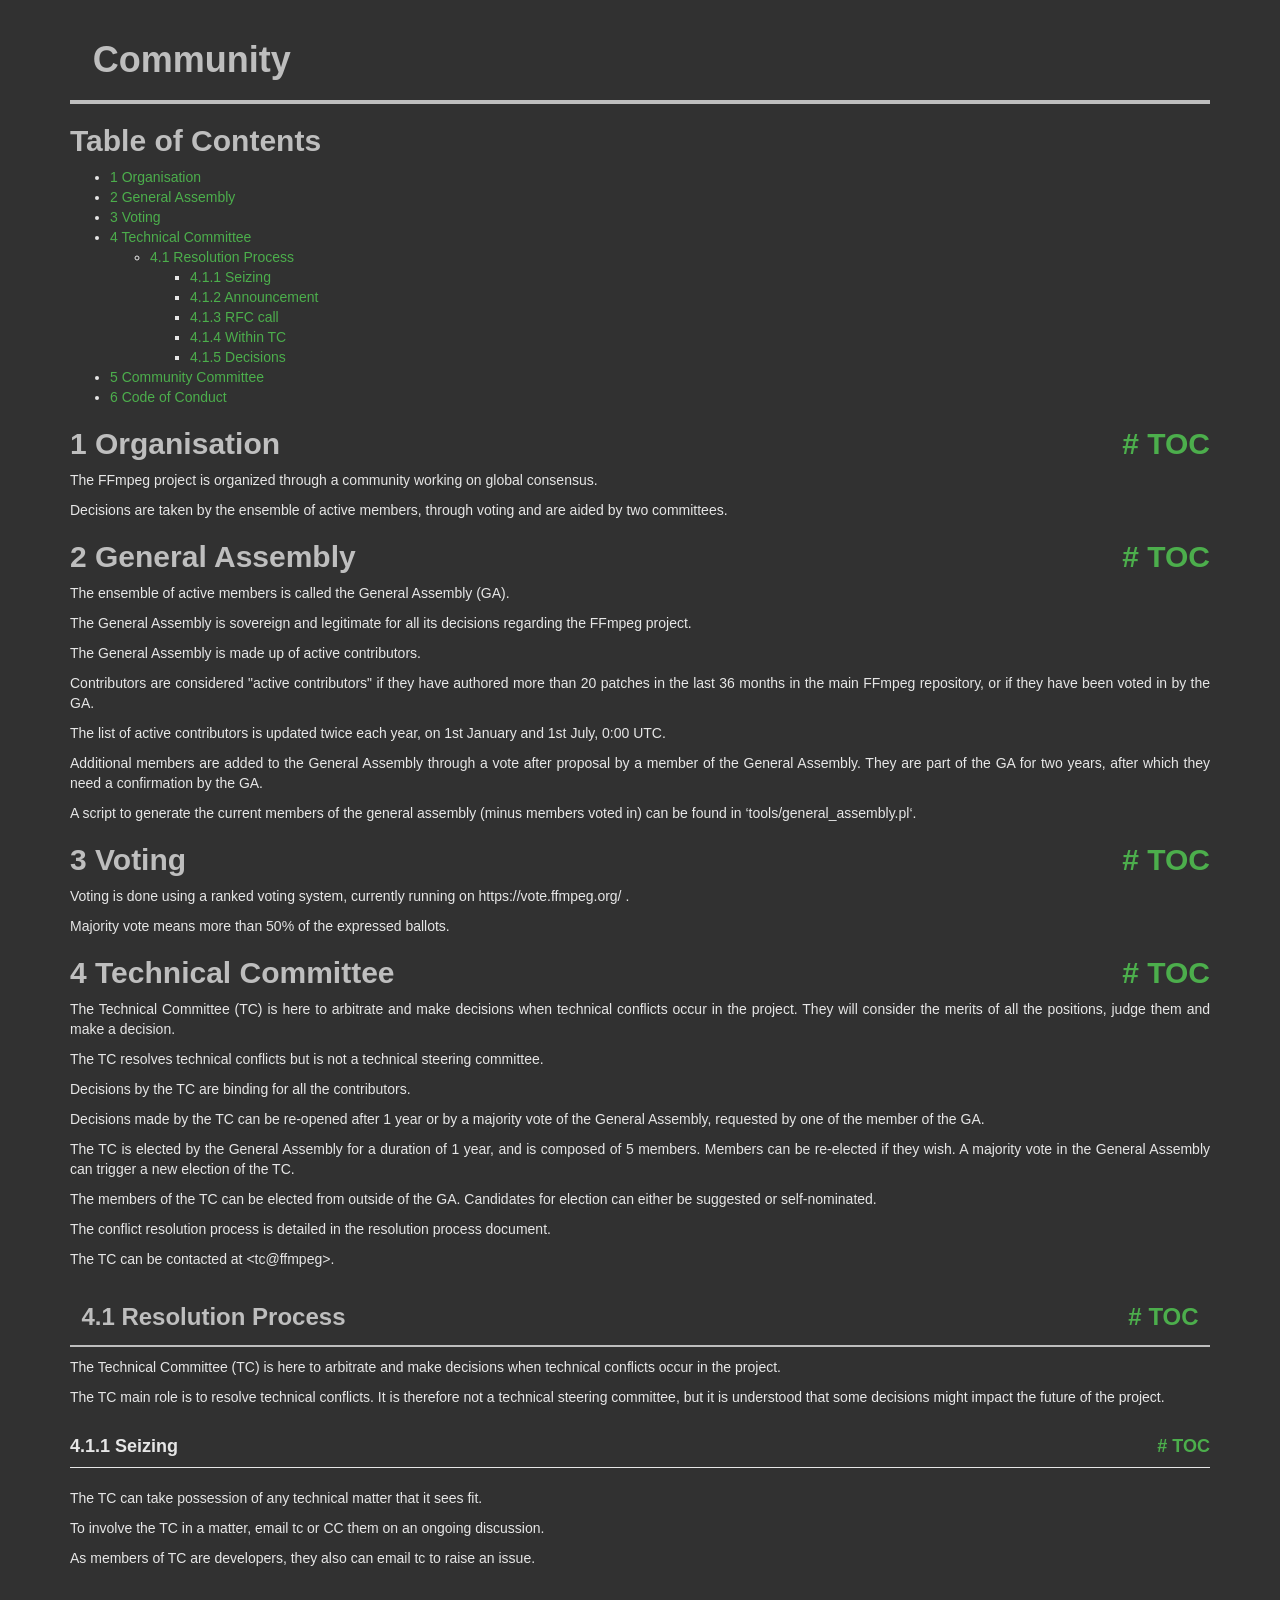
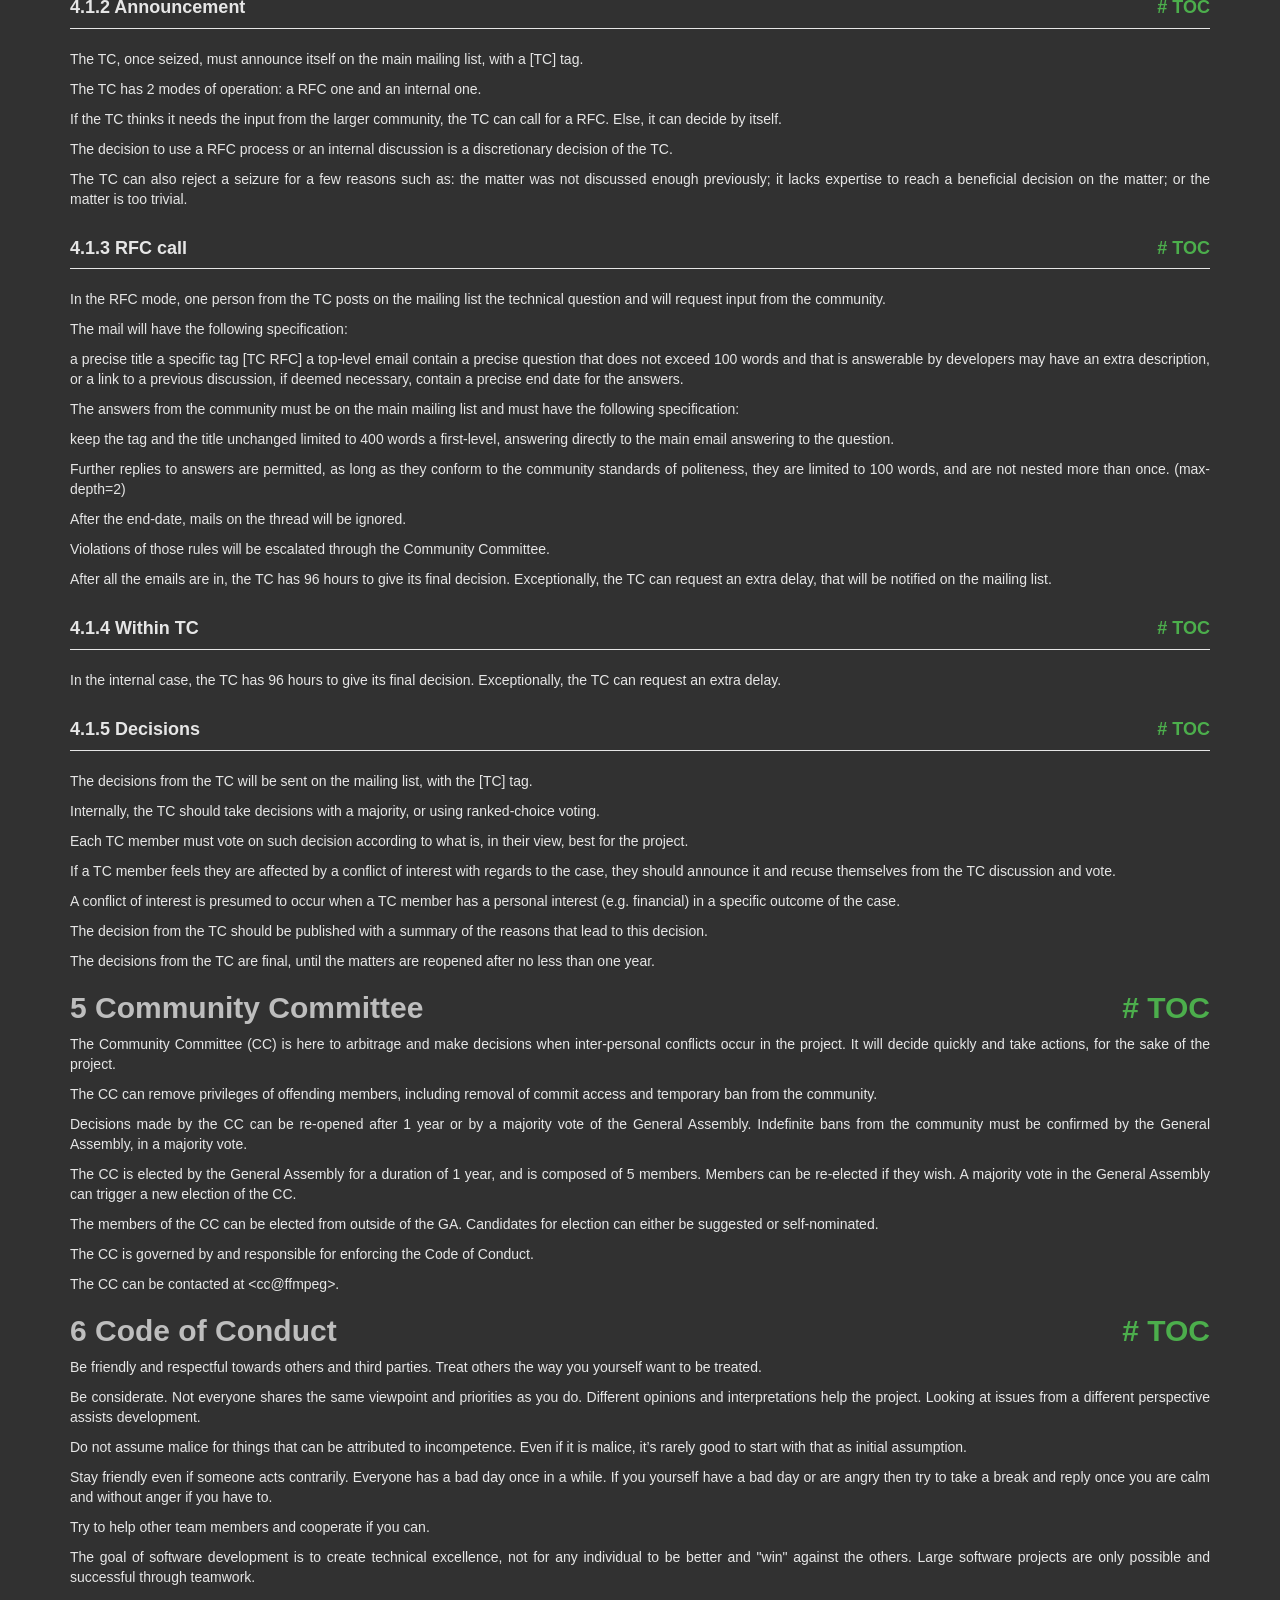
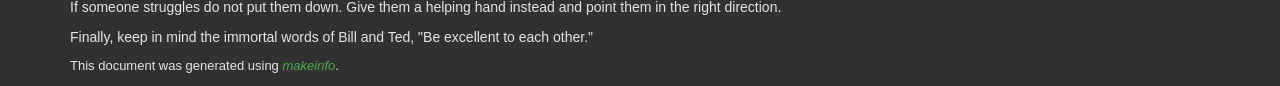
<file: FLASK2/ffmpeg/doc/community.html>
<!DOCTYPE html PUBLIC "-//W3C//DTD HTML 4.01 Transitional//EN" "http://www.w3.org/TR/html4/loose.dtd">
<html>
<!-- Created by , GNU Texinfo 7.1.1 -->
  <head>
    <meta charset="utf-8">
    <title>
      Community
    </title>
    <meta name="viewport" content="width=device-width,initial-scale=1.0">
    <link rel="stylesheet" type="text/css" href="bootstrap.min.css">
    <link rel="stylesheet" type="text/css" href="style.min.css">
  </head>
  <body>
    <div class="container">
      <h1>
      Community
      </h1>


<a name="SEC_Top"></a>

<div class="element-contents" id="SEC_Contents">
<h2 class="contents-heading">Table of Contents</h2>

<div class="contents">

<ul class="toc-numbered-mark">
  <li><a id="toc-Organisation-1" href="#Organisation-1">1 Organisation</a></li>
  <li><a id="toc-General-Assembly-1" href="#General-Assembly-1">2 General Assembly</a></li>
  <li><a id="toc-Voting-1" href="#Voting-1">3 Voting</a></li>
  <li><a id="toc-Technical-Committee-1" href="#Technical-Committee-1">4 Technical Committee</a>
  <ul class="toc-numbered-mark">
    <li><a id="toc-Resolution-Process-1" href="#Resolution-Process-1">4.1 Resolution Process</a>
    <ul class="toc-numbered-mark">
      <li><a id="toc-Seizing" href="#Seizing">4.1.1 Seizing</a></li>
      <li><a id="toc-Announcement" href="#Announcement">4.1.2 Announcement</a></li>
      <li><a id="toc-RFC-call" href="#RFC-call">4.1.3 RFC call</a></li>
      <li><a id="toc-Within-TC" href="#Within-TC">4.1.4 Within TC</a></li>
      <li><a id="toc-Decisions" href="#Decisions">4.1.5 Decisions</a></li>
    </ul></li>
  </ul></li>
  <li><a id="toc-Community-Committee-1" href="#Community-Committee-1">5 Community Committee</a></li>
  <li><a id="toc-Code-of-Conduct-1" href="#Code-of-Conduct-1">6 Code of Conduct</a></li>
</ul>
</div>
</div>

<a class="anchor" id="Organisation"></a><a name="Organisation-1"></a>
<h2 class="chapter">1 Organisation<span class="pull-right"><a class="anchor hidden-xs" href="#Organisation-1" aria-hidden="true">#</a> <a class="anchor hidden-xs"href="#toc-Organisation-1" aria-hidden="true">TOC</a></span></h2>

<p>The FFmpeg project is organized through a community working on global consensus.
</p>
<p>Decisions are taken by the ensemble of active members, through voting and are aided by two committees.
</p>
<a class="anchor" id="General-Assembly"></a><a name="General-Assembly-1"></a>
<h2 class="chapter">2 General Assembly<span class="pull-right"><a class="anchor hidden-xs" href="#General-Assembly-1" aria-hidden="true">#</a> <a class="anchor hidden-xs"href="#toc-General-Assembly-1" aria-hidden="true">TOC</a></span></h2>

<p>The ensemble of active members is called the General Assembly (GA).
</p>
<p>The General Assembly is sovereign and legitimate for all its decisions regarding the FFmpeg project.
</p>
<p>The General Assembly is made up of active contributors.
</p>
<p>Contributors are considered &quot;active contributors&quot; if they have authored more than 20 patches in the last 36 months in the main FFmpeg repository, or if they have been voted in by the GA.
</p>
<p>The list of active contributors is updated twice each year, on 1st January and 1st July, 0:00 UTC.
</p>
<p>Additional members are added to the General Assembly through a vote after proposal by a member of the General Assembly. They are part of the GA for two years, after which they need a confirmation by the GA.
</p>
<p>A script to generate the current members of the general assembly (minus members voted in) can be found in &lsquo;tools/general_assembly.pl&lsquo;.
</p>
<a class="anchor" id="Voting"></a><a name="Voting-1"></a>
<h2 class="chapter">3 Voting<span class="pull-right"><a class="anchor hidden-xs" href="#Voting-1" aria-hidden="true">#</a> <a class="anchor hidden-xs"href="#toc-Voting-1" aria-hidden="true">TOC</a></span></h2>

<p>Voting is done using a ranked voting system, currently running on https://vote.ffmpeg.org/ .
</p>
<p>Majority vote means more than 50% of the expressed ballots.
</p>
<a class="anchor" id="Technical-Committee"></a><a name="Technical-Committee-1"></a>
<h2 class="chapter">4 Technical Committee<span class="pull-right"><a class="anchor hidden-xs" href="#Technical-Committee-1" aria-hidden="true">#</a> <a class="anchor hidden-xs"href="#toc-Technical-Committee-1" aria-hidden="true">TOC</a></span></h2>

<p>The Technical Committee (TC) is here to arbitrate and make decisions when technical conflicts occur in the project. They will consider the merits of all the positions, judge them and make a decision.
</p>
<p>The TC resolves technical conflicts but is not a technical steering committee.
</p>
<p>Decisions by the TC are binding for all the contributors.
</p>
<p>Decisions made by the TC can be re-opened after 1 year or by a majority vote of the General Assembly, requested by one of the member of the GA.
</p>
<p>The TC is elected by the General Assembly for a duration of 1 year, and is composed of 5 members. Members can be re-elected if they wish. A majority vote in the General Assembly can trigger a new election of the TC.
</p>
<p>The members of the TC can be elected from outside of the GA. Candidates for election can either be suggested or self-nominated.
</p>
<p>The conflict resolution process is detailed in the resolution process document.
</p>
<p>The TC can be contacted at &lt;tc@ffmpeg&gt;.
</p>
<a class="anchor" id="Resolution-Process"></a><a name="Resolution-Process-1"></a>
<h3 class="section">4.1 Resolution Process<span class="pull-right"><a class="anchor hidden-xs" href="#Resolution-Process-1" aria-hidden="true">#</a> <a class="anchor hidden-xs"href="#toc-Resolution-Process-1" aria-hidden="true">TOC</a></span></h3>

<p>The Technical Committee (TC) is here to arbitrate and make decisions when technical conflicts occur in the project.
</p>
<p>The TC main role is to resolve technical conflicts. It is therefore not a technical steering committee, but it is understood that some decisions might impact the future of the project.
</p>
<a name="Seizing"></a>
<h4 class="subsection">4.1.1 Seizing<span class="pull-right"><a class="anchor hidden-xs" href="#Seizing" aria-hidden="true">#</a> <a class="anchor hidden-xs"href="#toc-Seizing" aria-hidden="true">TOC</a></span></h4>

<p>The TC can take possession of any technical matter that it sees fit.
</p>
<p>To involve the TC in a matter, email tc&nbsp;or CC them on an ongoing discussion.
</p>
<p>As members of TC are developers, they also can email tc&nbsp;to raise an issue.
</p><a name="Announcement"></a>
<h4 class="subsection">4.1.2 Announcement<span class="pull-right"><a class="anchor hidden-xs" href="#Announcement" aria-hidden="true">#</a> <a class="anchor hidden-xs"href="#toc-Announcement" aria-hidden="true">TOC</a></span></h4>

<p>The TC, once seized, must announce itself on the main mailing list, with a [TC] tag.
</p>
<p>The TC has 2 modes of operation: a RFC one and an internal one.
</p>
<p>If the TC thinks it needs the input from the larger community, the TC can call for a RFC. Else, it can decide by itself.
</p>
<p>The decision to use a RFC process or an internal discussion is a discretionary decision of the TC.
</p>
<p>The TC can also reject a seizure for a few reasons such as: the matter was not discussed enough previously; it lacks expertise to reach a beneficial decision on the matter; or the matter is too trivial.
</p><a name="RFC-call"></a>
<h4 class="subsection">4.1.3 RFC call<span class="pull-right"><a class="anchor hidden-xs" href="#RFC-call" aria-hidden="true">#</a> <a class="anchor hidden-xs"href="#toc-RFC-call" aria-hidden="true">TOC</a></span></h4>

<p>In the RFC mode, one person from the TC posts on the mailing list the technical question and will request input from the community.
</p>
<p>The mail will have the following specification:
</p>
<p>a precise title
    a specific tag [TC RFC]
    a top-level email
    contain a precise question that does not exceed 100 words and that is answerable by developers
    may have an extra description, or a link to a previous discussion, if deemed necessary,
    contain a precise end date for the answers.
</p>
<p>The answers from the community must be on the main mailing list and must have the following specification:
</p>
<p>keep the tag and the title unchanged
    limited to 400 words
    a first-level, answering directly to the main email
    answering to the question.
</p>
<p>Further replies to answers are permitted, as long as they conform to the community standards of politeness, they are limited to 100 words, and are not nested more than once. (max-depth=2)
</p>
<p>After the end-date, mails on the thread will be ignored.
</p>
<p>Violations of those rules will be escalated through the Community Committee.
</p>
<p>After all the emails are in, the TC has 96 hours to give its final decision. Exceptionally, the TC can request an extra delay, that will be notified on the mailing list.
</p><a name="Within-TC"></a>
<h4 class="subsection">4.1.4 Within TC<span class="pull-right"><a class="anchor hidden-xs" href="#Within-TC" aria-hidden="true">#</a> <a class="anchor hidden-xs"href="#toc-Within-TC" aria-hidden="true">TOC</a></span></h4>

<p>In the internal case, the TC has 96 hours to give its final decision. Exceptionally, the TC can request an extra delay.
</p><a name="Decisions"></a>
<h4 class="subsection">4.1.5 Decisions<span class="pull-right"><a class="anchor hidden-xs" href="#Decisions" aria-hidden="true">#</a> <a class="anchor hidden-xs"href="#toc-Decisions" aria-hidden="true">TOC</a></span></h4>

<p>The decisions from the TC will be sent on the mailing list, with the [TC] tag.
</p>
<p>Internally, the TC should take decisions with a majority, or using ranked-choice voting.
</p>
<p>Each TC member must vote on such decision according to what is, in their view, best for the project.
</p>
<p>If a TC member feels they are affected by a conflict of interest with regards to the case, they should announce it and recuse themselves from the TC
discussion and vote.
</p>
<p>A conflict of interest is presumed to occur when a TC member has a personal interest (e.g. financial) in a specific outcome of the case.
</p>
<p>The decision from the TC should be published with a summary of the reasons that lead to this decision.
</p>
<p>The decisions from the TC are final, until the matters are reopened after no less than one year.
</p>
<a class="anchor" id="Community-Committee"></a><a name="Community-Committee-1"></a>
<h2 class="chapter">5 Community Committee<span class="pull-right"><a class="anchor hidden-xs" href="#Community-Committee-1" aria-hidden="true">#</a> <a class="anchor hidden-xs"href="#toc-Community-Committee-1" aria-hidden="true">TOC</a></span></h2>

<p>The Community Committee (CC) is here to arbitrage and make decisions when inter-personal conflicts occur in the project. It will decide quickly and take actions, for the sake of the project.
</p>
<p>The CC can remove privileges of offending members, including removal of commit access and temporary ban from the community.
</p>
<p>Decisions made by the CC can be re-opened after 1 year or by a majority vote of the General Assembly. Indefinite bans from the community must be confirmed by the General Assembly, in a majority vote.
</p>
<p>The CC is elected by the General Assembly for a duration of 1 year, and is composed of 5 members. Members can be re-elected if they wish. A majority vote in the General Assembly can trigger a new election of the CC.
</p>
<p>The members of the CC can be elected from outside of the GA. Candidates for election can either be suggested or self-nominated.
</p>
<p>The CC is governed by and responsible for enforcing the Code of Conduct.
</p>
<p>The CC can be contacted at &lt;cc@ffmpeg&gt;.
</p>
<a class="anchor" id="Code-of-Conduct"></a><a name="Code-of-Conduct-1"></a>
<h2 class="chapter">6 Code of Conduct<span class="pull-right"><a class="anchor hidden-xs" href="#Code-of-Conduct-1" aria-hidden="true">#</a> <a class="anchor hidden-xs"href="#toc-Code-of-Conduct-1" aria-hidden="true">TOC</a></span></h2>

<p>Be friendly and respectful towards others and third parties.
Treat others the way you yourself want to be treated.
</p>
<p>Be considerate. Not everyone shares the same viewpoint and priorities as you do.
Different opinions and interpretations help the project.
Looking at issues from a different perspective assists development.
</p>
<p>Do not assume malice for things that can be attributed to incompetence. Even if
it is malice, it&rsquo;s rarely good to start with that as initial assumption.
</p>
<p>Stay friendly even if someone acts contrarily. Everyone has a bad day
once in a while.
If you yourself have a bad day or are angry then try to take a break and reply
once you are calm and without anger if you have to.
</p>
<p>Try to help other team members and cooperate if you can.
</p>
<p>The goal of software development is to create technical excellence, not for any
individual to be better and &quot;win&quot; against the others. Large software projects
are only possible and successful through teamwork.
</p>
<p>If someone struggles do not put them down. Give them a helping hand
instead and point them in the right direction.
</p>
<p>Finally, keep in mind the immortal words of Bill and Ted,
&quot;Be excellent to each other.&quot;
</p>
      <p style="font-size: small;">
        This document was generated using <a class="uref" href="https://www.gnu.org/software/texinfo/"><em class="emph">makeinfo</em></a>.
      </p>
    </div>
  </body>
</html>
</file>
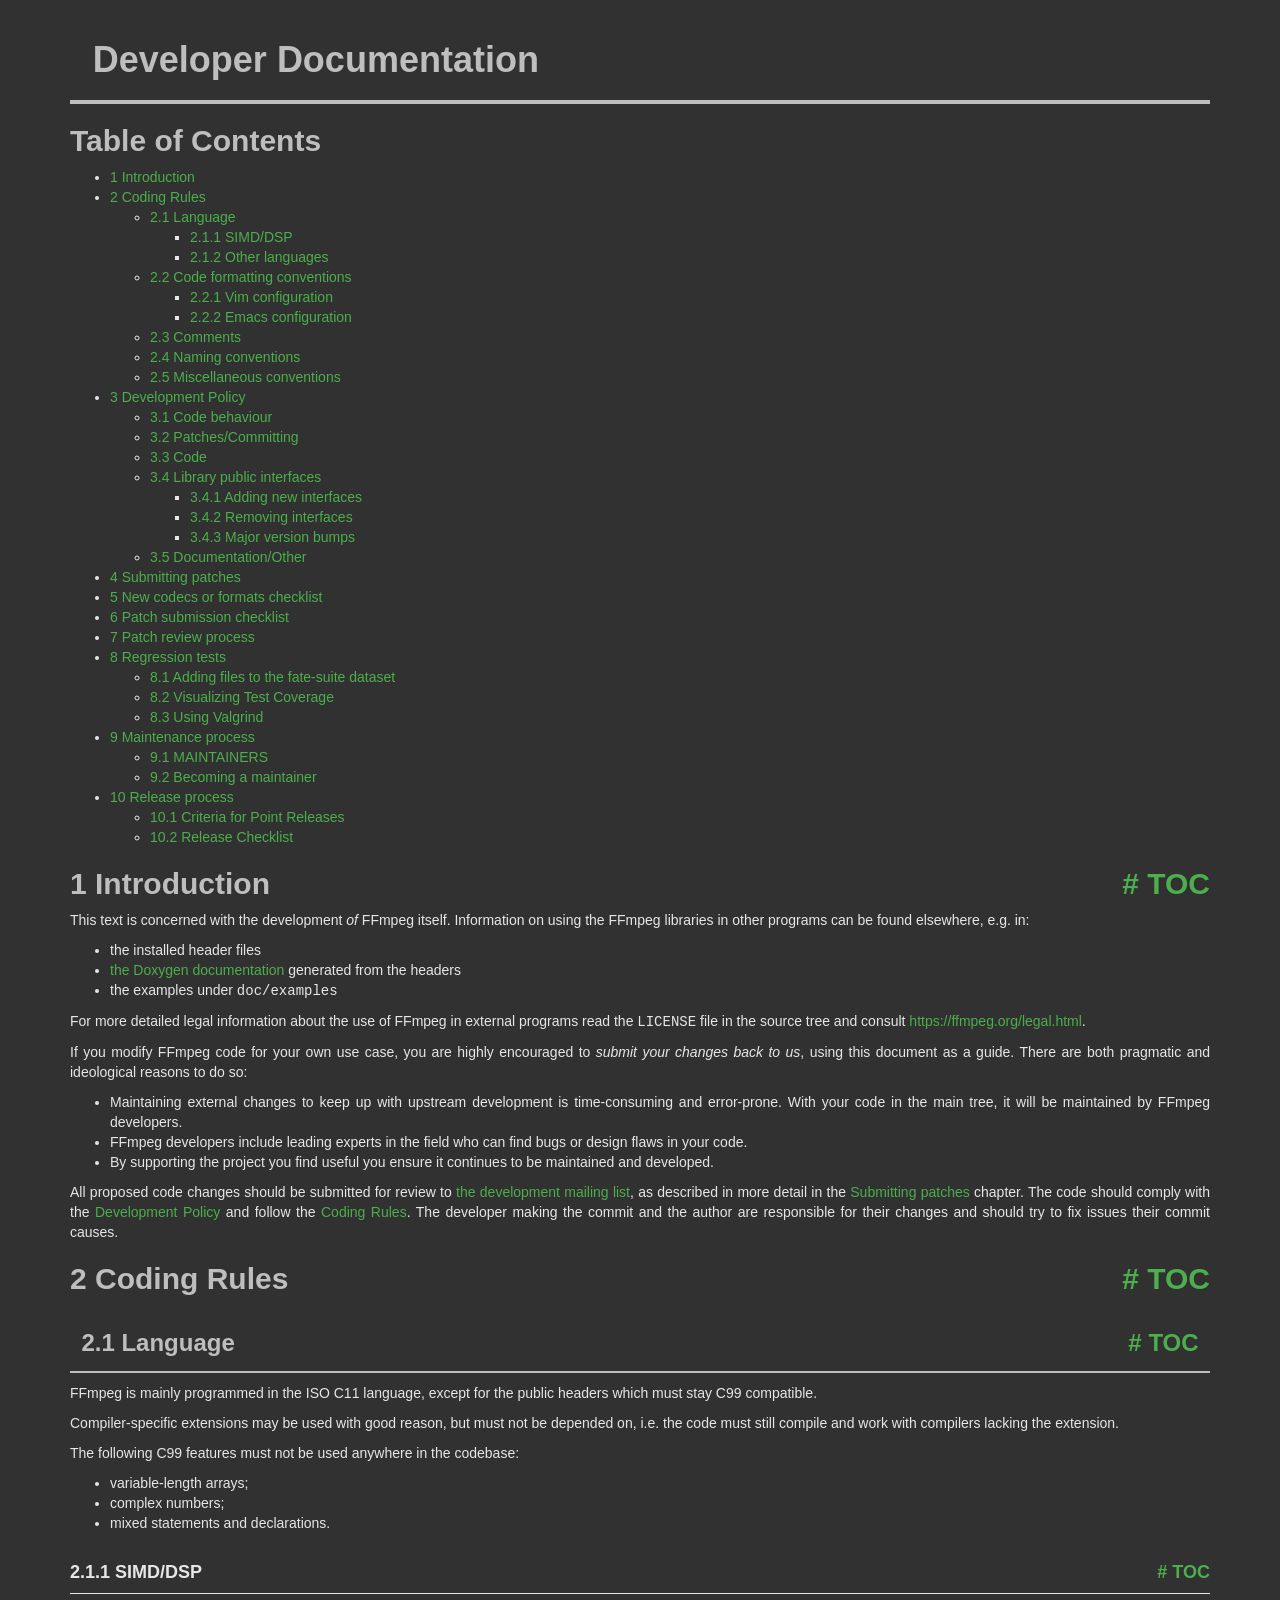
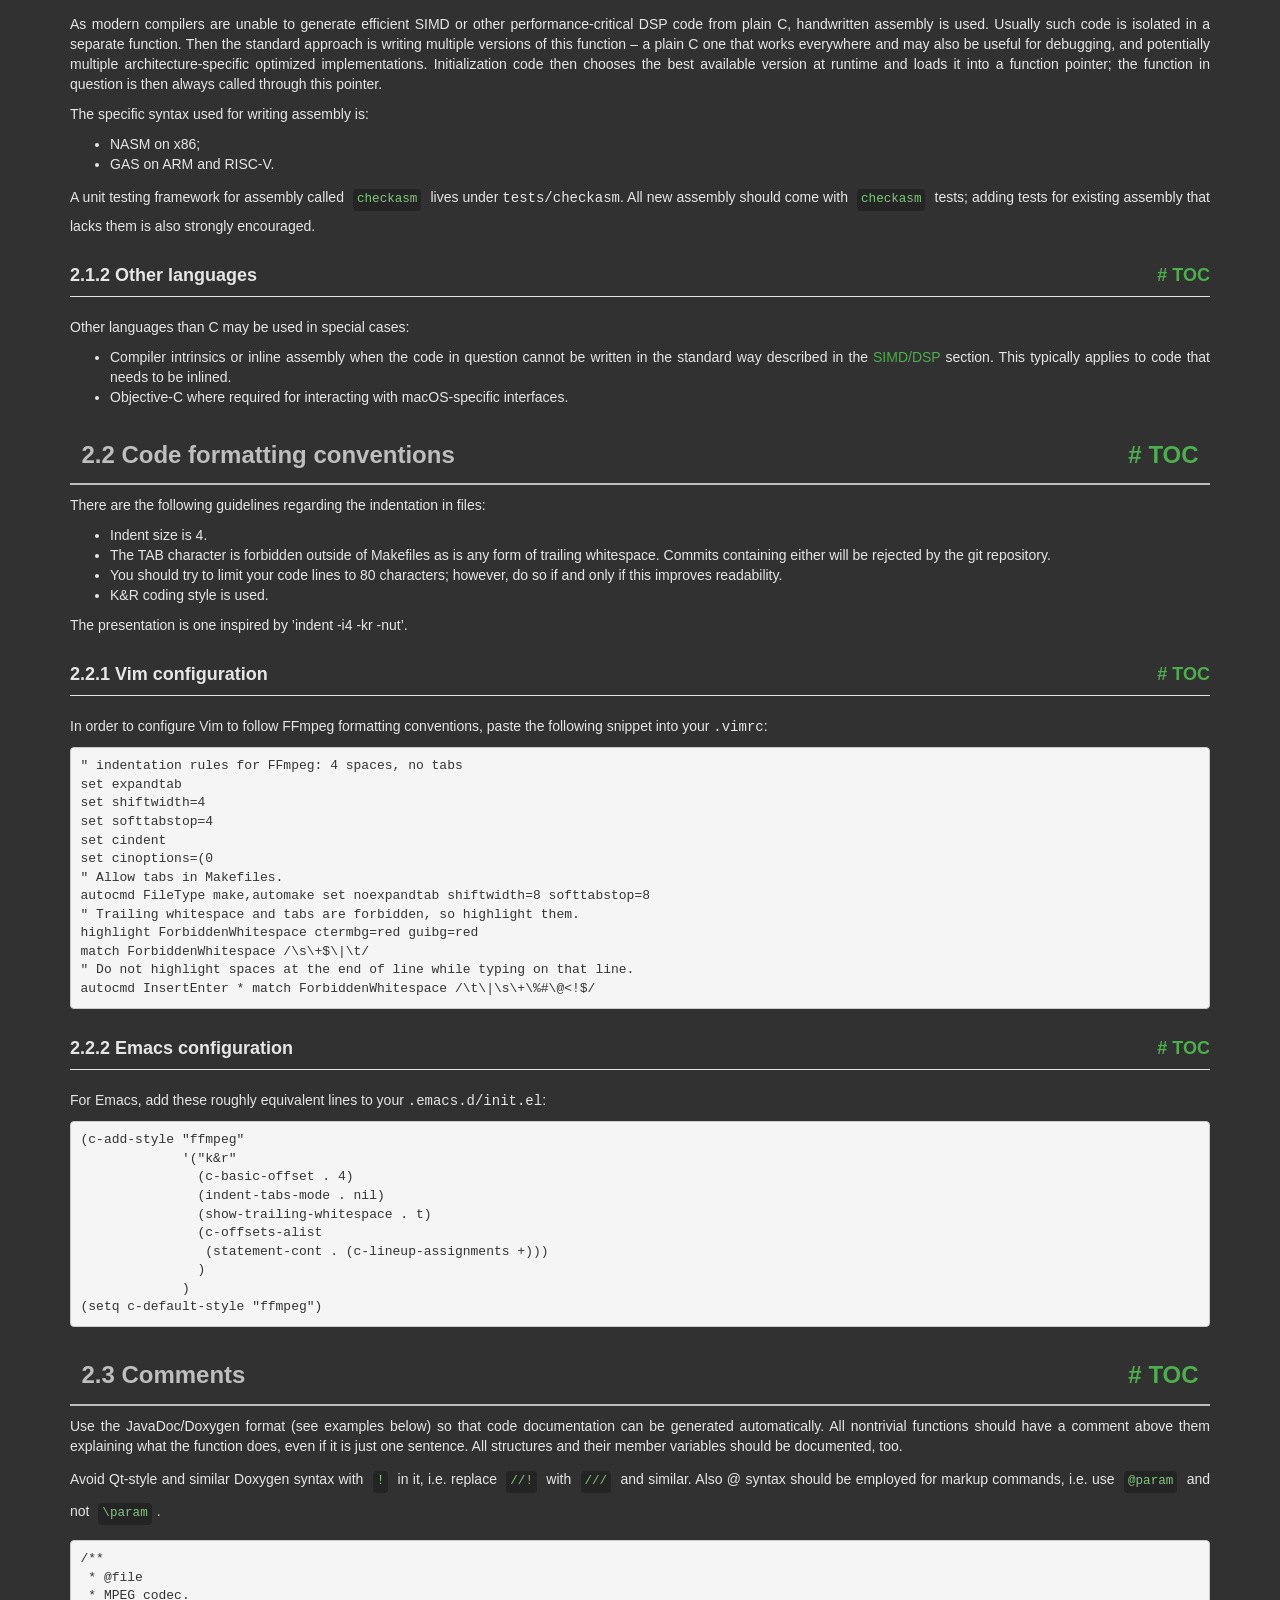
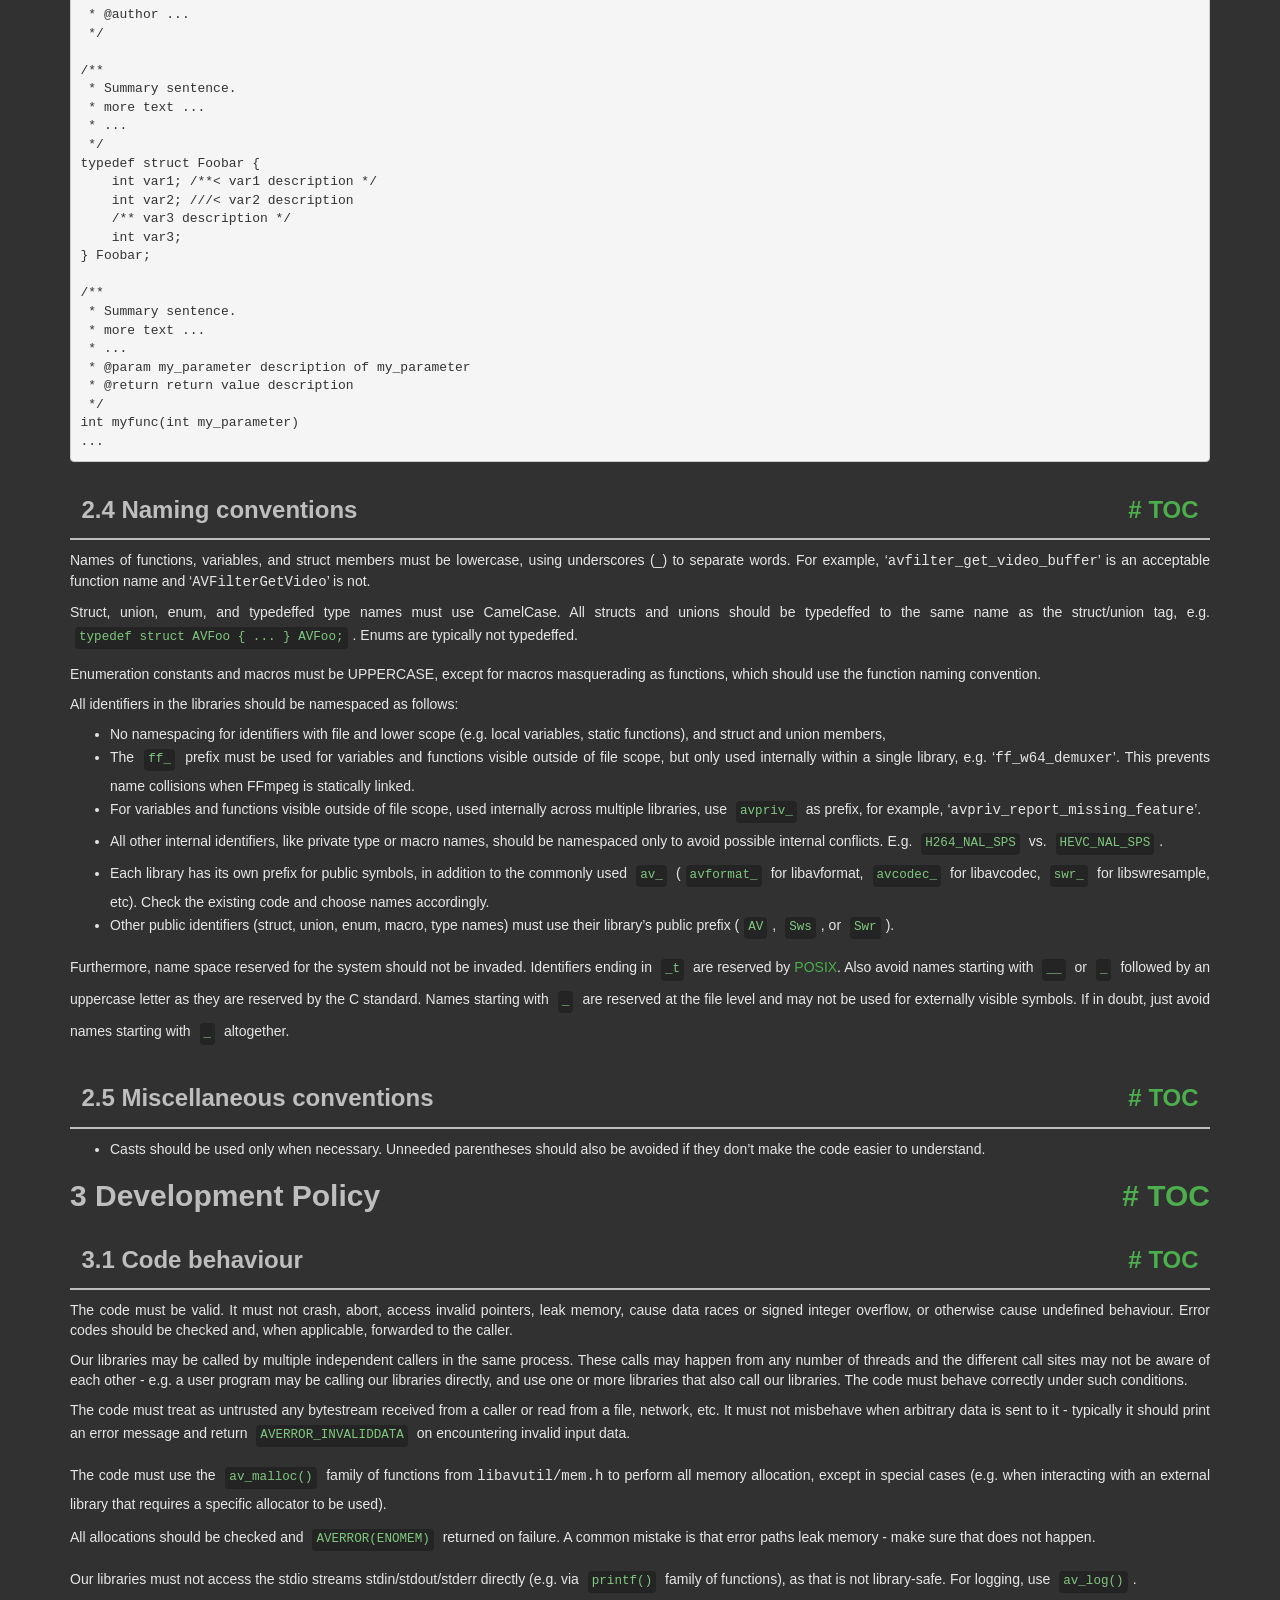
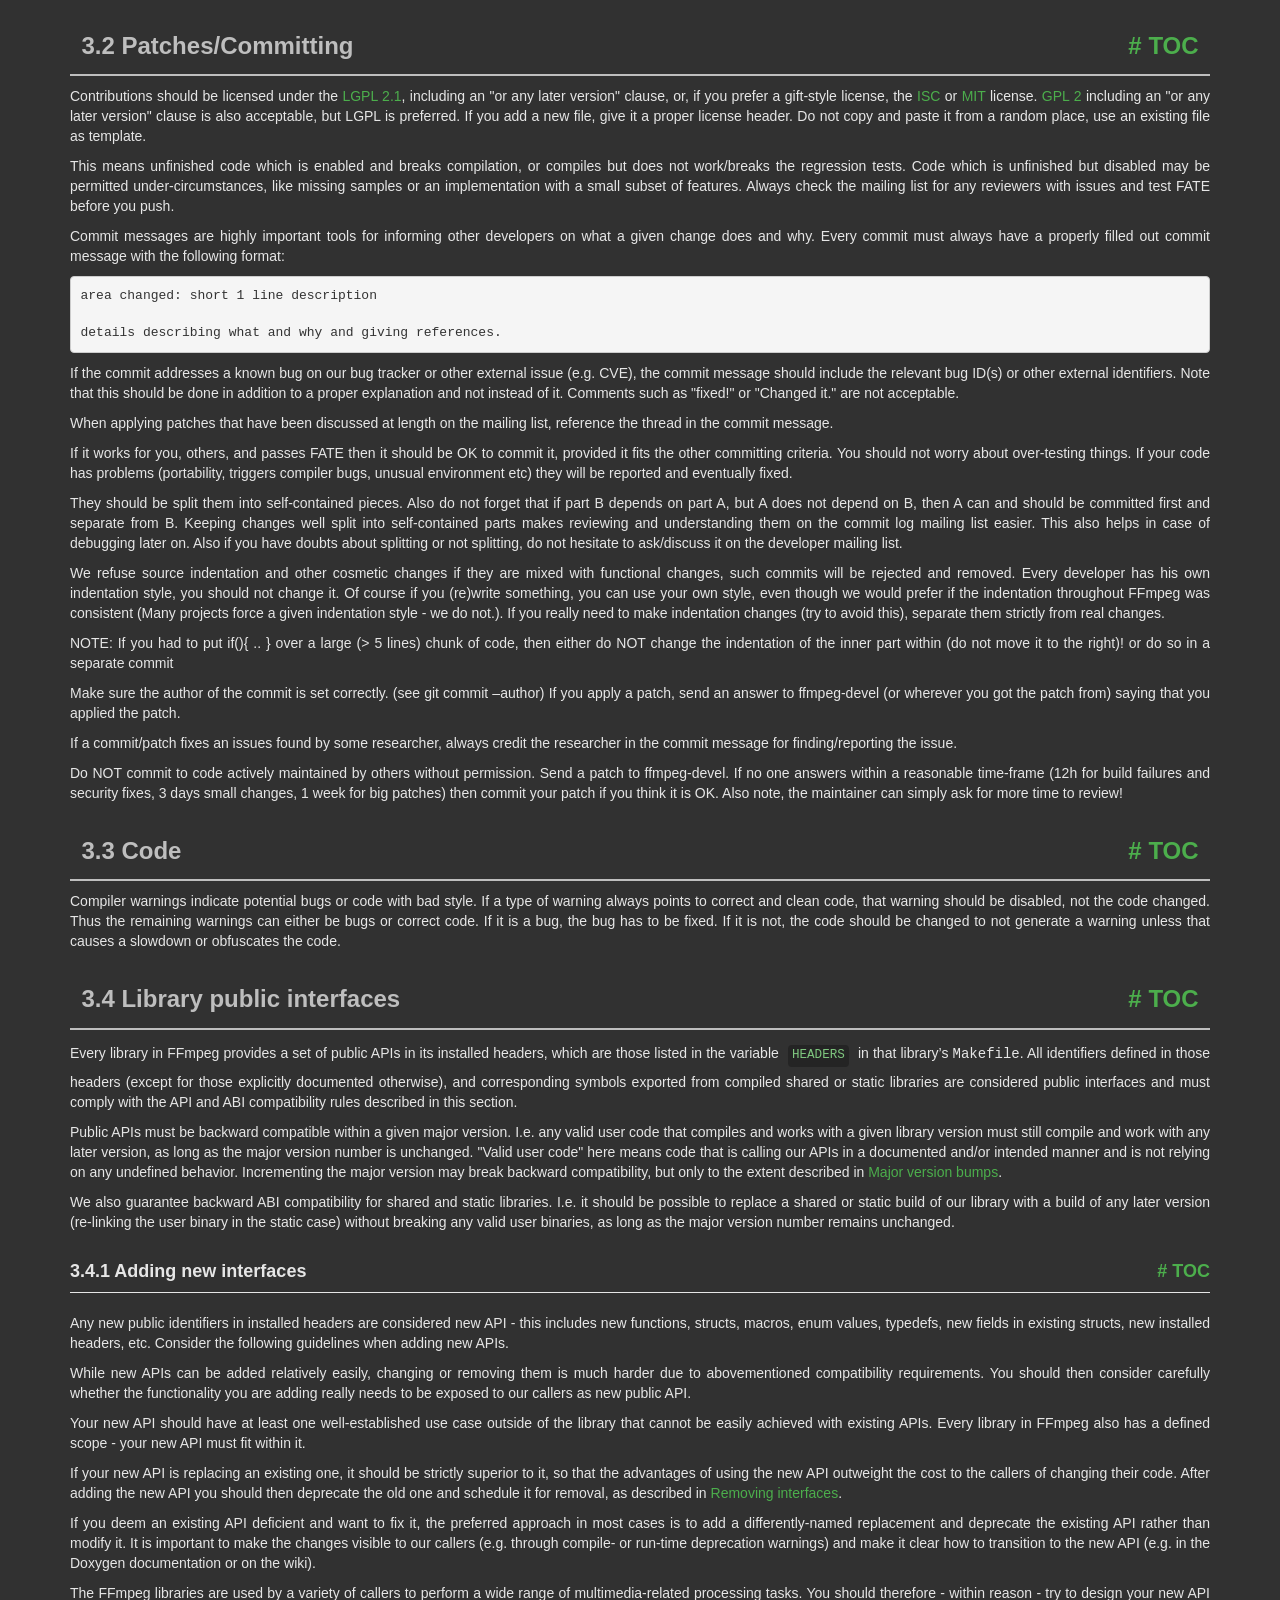
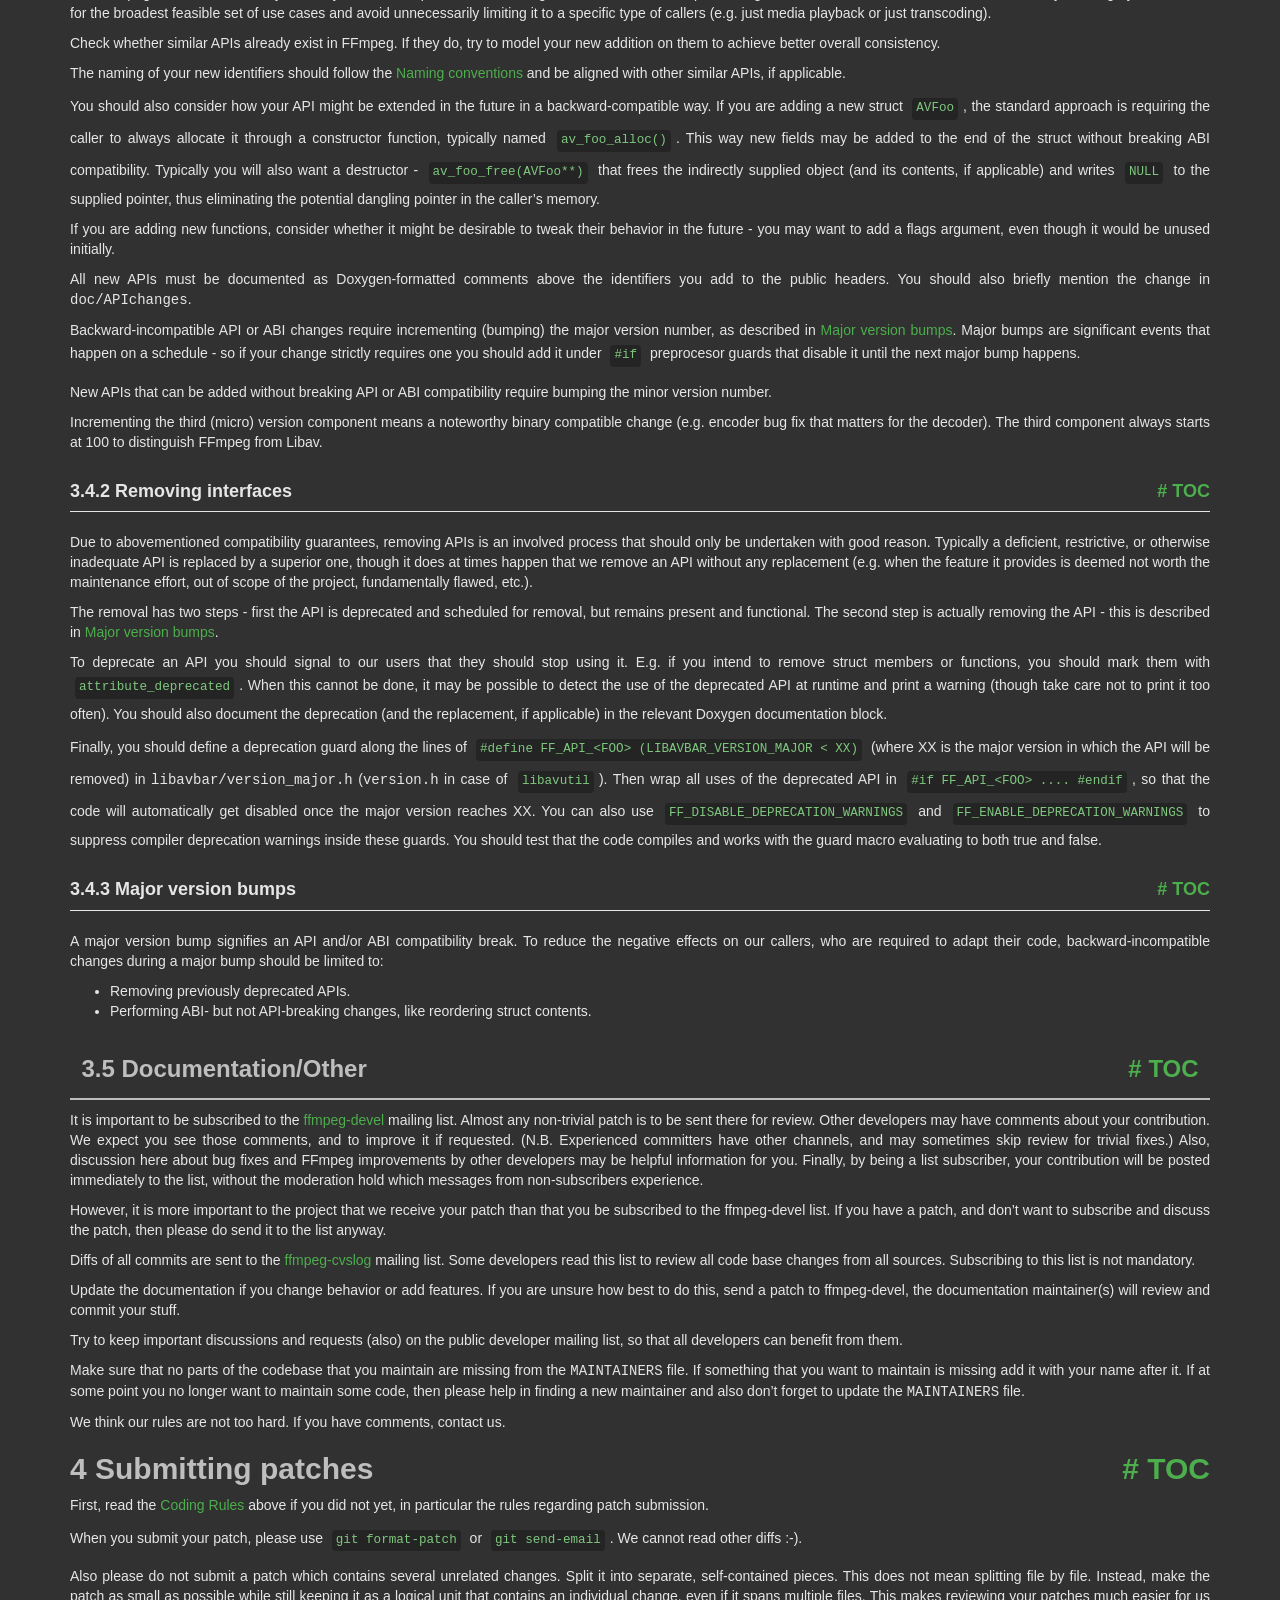
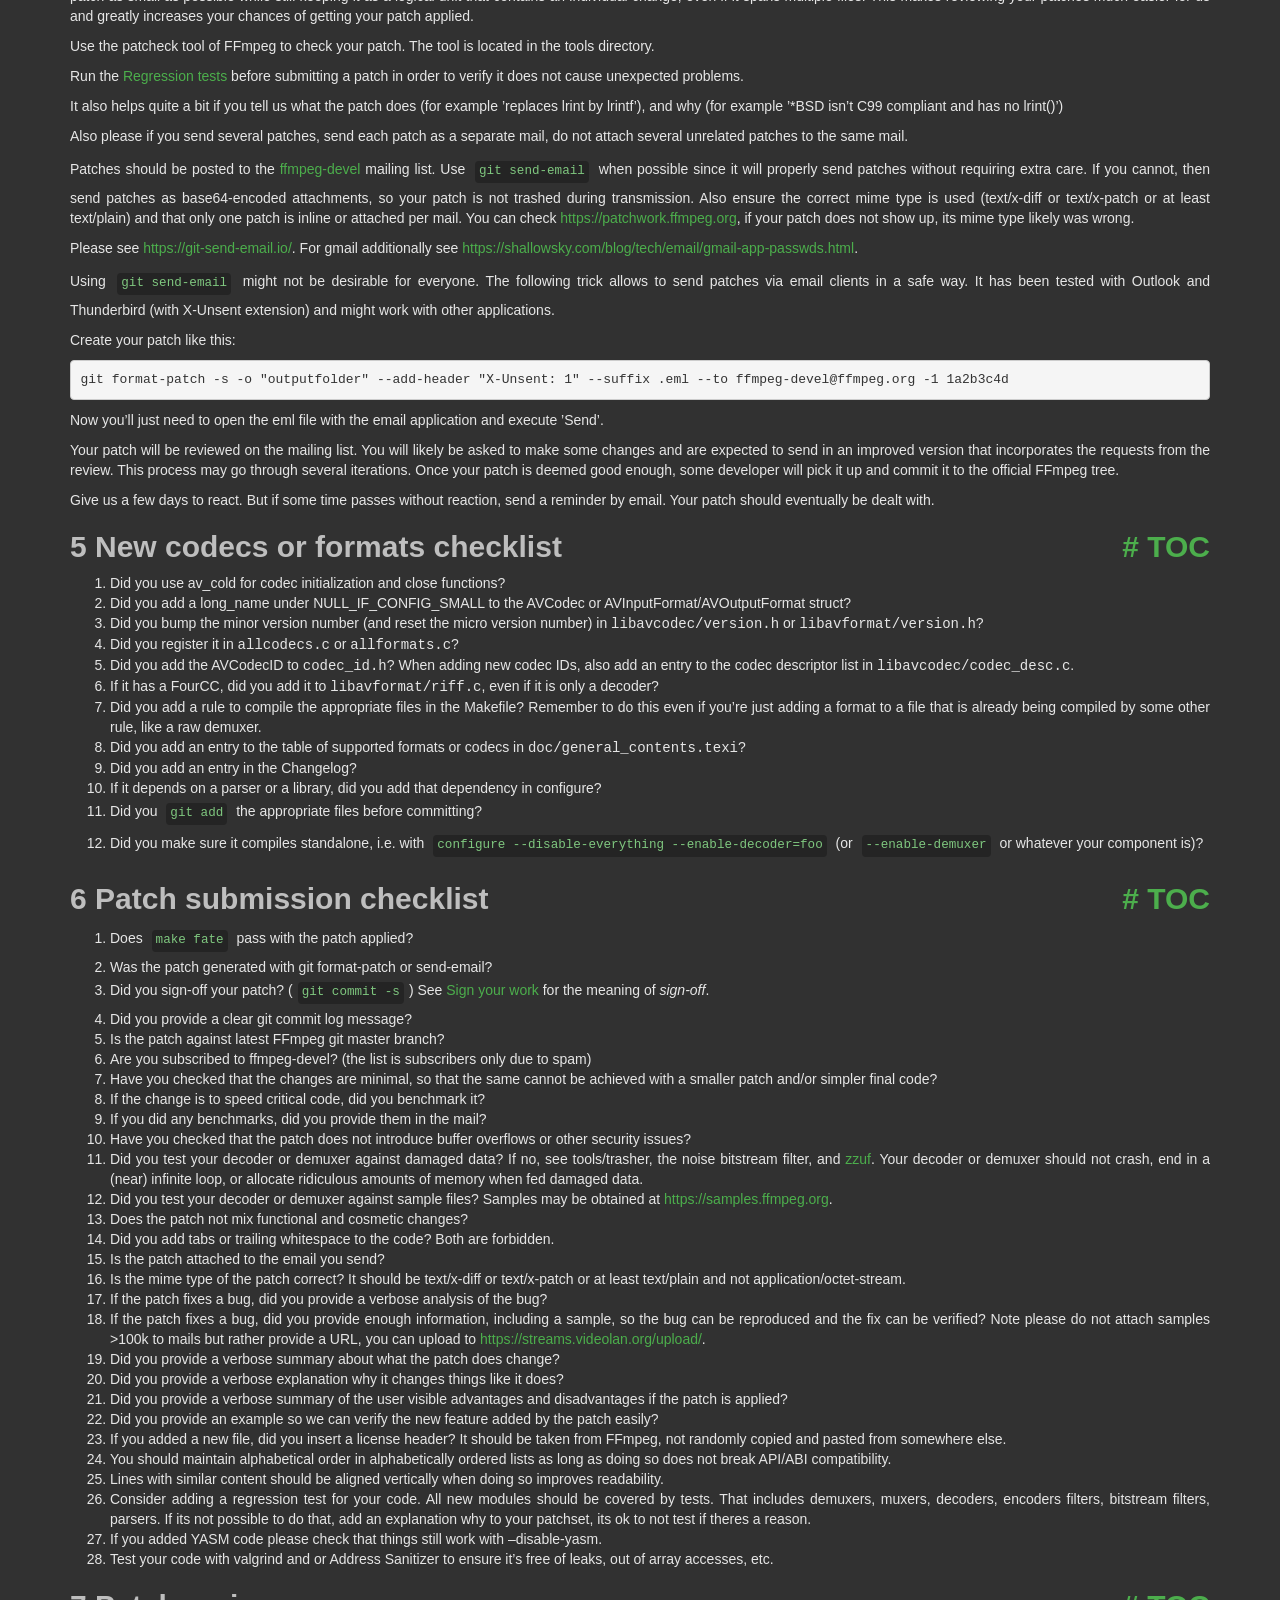
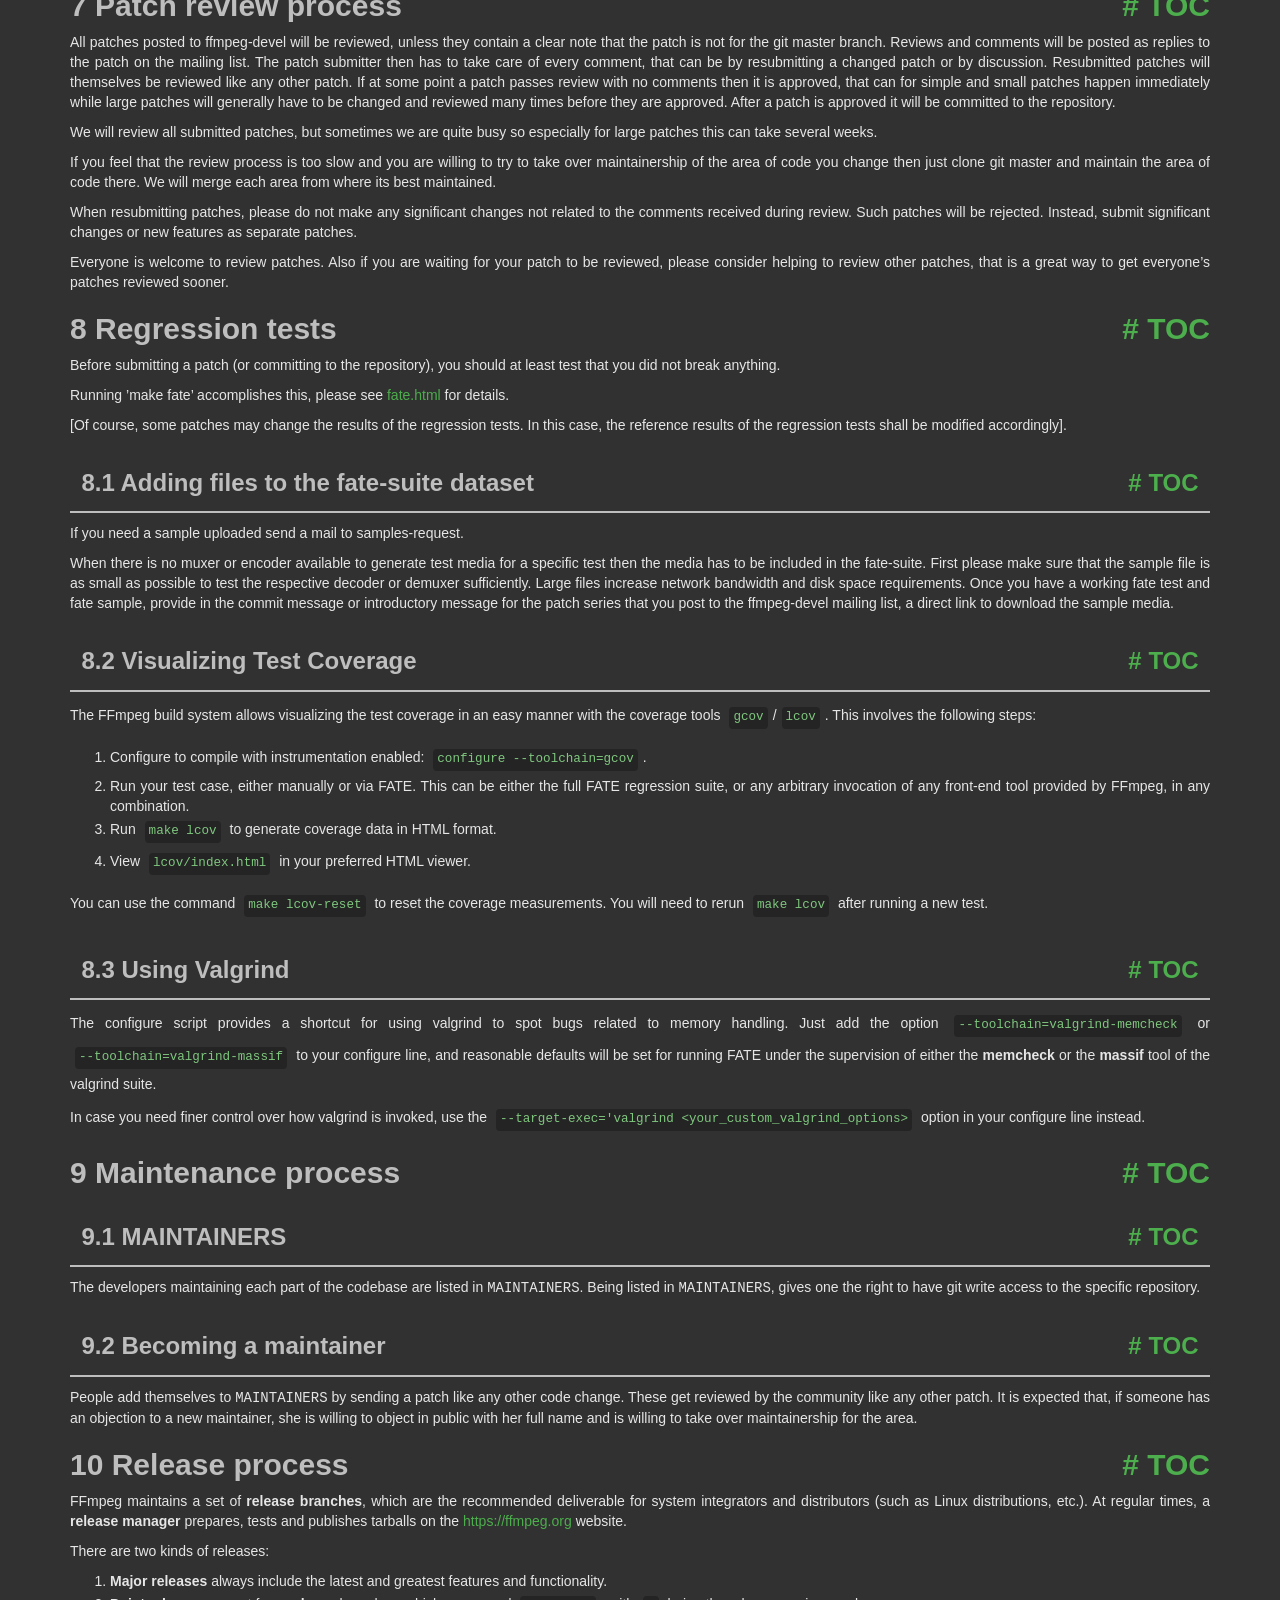
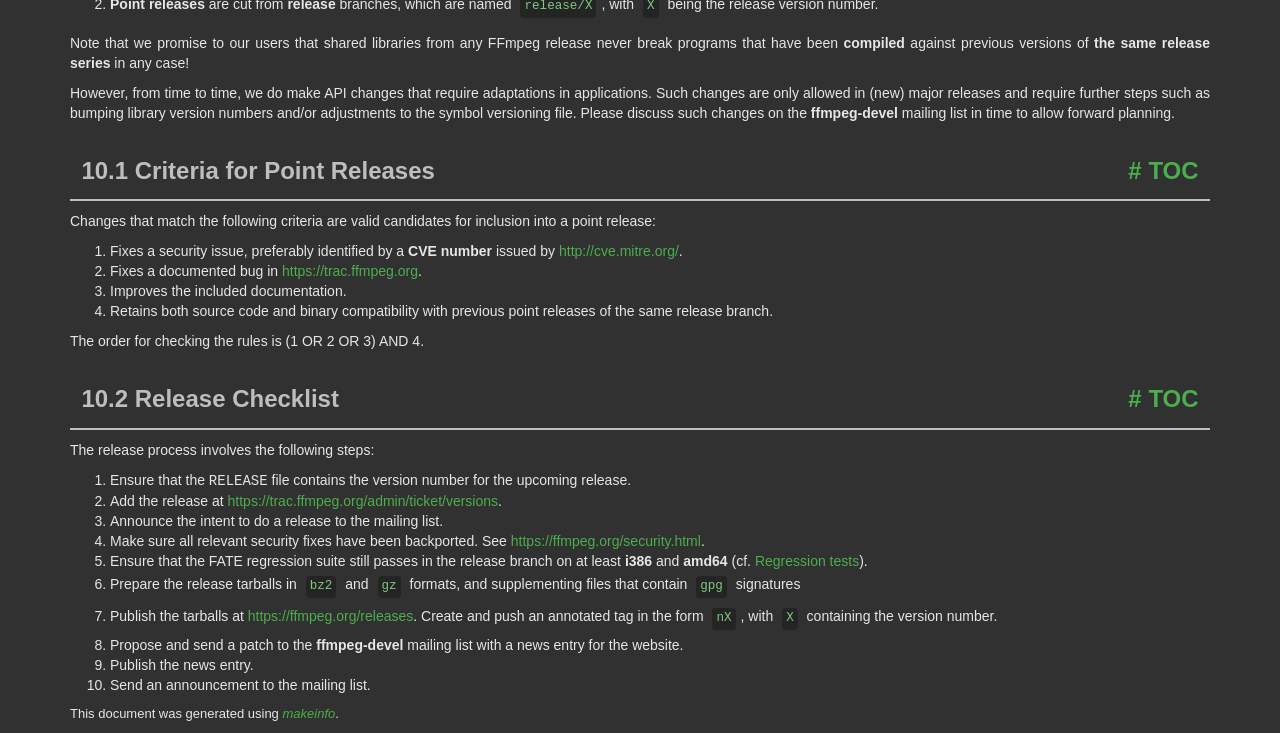
<file: FLASK2/ffmpeg/doc/developer.html>
<!DOCTYPE html PUBLIC "-//W3C//DTD HTML 4.01 Transitional//EN" "http://www.w3.org/TR/html4/loose.dtd">
<html>
<!-- Created by , GNU Texinfo 7.1.1 -->
  <head>
    <meta charset="utf-8">
    <title>
      Developer Documentation
    </title>
    <meta name="viewport" content="width=device-width,initial-scale=1.0">
    <link rel="stylesheet" type="text/css" href="bootstrap.min.css">
    <link rel="stylesheet" type="text/css" href="style.min.css">
  </head>
  <body>
    <div class="container">
      <h1>
      Developer Documentation
      </h1>


<a name="SEC_Top"></a>

<div class="element-contents" id="SEC_Contents">
<h2 class="contents-heading">Table of Contents</h2>

<div class="contents">

<ul class="toc-numbered-mark">
  <li><a id="toc-Introduction" href="#Introduction">1 Introduction</a></li>
  <li><a id="toc-Coding-Rules-1" href="#Coding-Rules-1">2 Coding Rules</a>
  <ul class="toc-numbered-mark">
    <li><a id="toc-Language" href="#Language">2.1 Language</a>
    <ul class="toc-numbered-mark">
      <li><a id="toc-SIMD_002fDSP-1" href="#SIMD_002fDSP-1">2.1.1 SIMD/DSP</a></li>
      <li><a id="toc-Other-languages" href="#Other-languages">2.1.2 Other languages</a></li>
    </ul></li>
    <li><a id="toc-Code-formatting-conventions" href="#Code-formatting-conventions">2.2 Code formatting conventions</a>
    <ul class="toc-numbered-mark">
      <li><a id="toc-Vim-configuration" href="#Vim-configuration">2.2.1 Vim configuration</a></li>
      <li><a id="toc-Emacs-configuration" href="#Emacs-configuration">2.2.2 Emacs configuration</a></li>
    </ul></li>
    <li><a id="toc-Comments" href="#Comments">2.3 Comments</a></li>
    <li><a id="toc-Naming-conventions-1" href="#Naming-conventions-1">2.4 Naming conventions</a></li>
    <li><a id="toc-Miscellaneous-conventions" href="#Miscellaneous-conventions">2.5 Miscellaneous conventions</a></li>
  </ul></li>
  <li><a id="toc-Development-Policy-1" href="#Development-Policy-1">3 Development Policy</a>
  <ul class="toc-numbered-mark">
    <li><a id="toc-Code-behaviour" href="#Code-behaviour">3.1 Code behaviour</a></li>
    <li><a id="toc-Patches_002fCommitting" href="#Patches_002fCommitting">3.2 Patches/Committing</a></li>
    <li><a id="toc-Code" href="#Code">3.3 Code</a></li>
    <li><a id="toc-Library-public-interfaces" href="#Library-public-interfaces">3.4 Library public interfaces</a>
    <ul class="toc-numbered-mark">
      <li><a id="toc-Adding-new-interfaces" href="#Adding-new-interfaces">3.4.1 Adding new interfaces</a></li>
      <li><a id="toc-Removing-interfaces-1" href="#Removing-interfaces-1">3.4.2 Removing interfaces</a></li>
      <li><a id="toc-Major-version-bumps-1" href="#Major-version-bumps-1">3.4.3 Major version bumps</a></li>
    </ul></li>
    <li><a id="toc-Documentation_002fOther" href="#Documentation_002fOther">3.5 Documentation/Other</a></li>
  </ul></li>
  <li><a id="toc-Submitting-patches-1" href="#Submitting-patches-1">4 Submitting patches</a></li>
  <li><a id="toc-New-codecs-or-formats-checklist" href="#New-codecs-or-formats-checklist">5 New codecs or formats checklist</a></li>
  <li><a id="toc-Patch-submission-checklist" href="#Patch-submission-checklist">6 Patch submission checklist</a></li>
  <li><a id="toc-Patch-review-process" href="#Patch-review-process">7 Patch review process</a></li>
  <li><a id="toc-Regression-tests-1" href="#Regression-tests-1">8 Regression tests</a>
  <ul class="toc-numbered-mark">
    <li><a id="toc-Adding-files-to-the-fate_002dsuite-dataset" href="#Adding-files-to-the-fate_002dsuite-dataset">8.1 Adding files to the fate-suite dataset</a></li>
    <li><a id="toc-Visualizing-Test-Coverage" href="#Visualizing-Test-Coverage">8.2 Visualizing Test Coverage</a></li>
    <li><a id="toc-Using-Valgrind" href="#Using-Valgrind">8.3 Using Valgrind</a></li>
  </ul></li>
  <li><a id="toc-Maintenance-process" href="#Maintenance-process">9 Maintenance process</a>
  <ul class="toc-numbered-mark">
    <li><a id="toc-MAINTAINERS-1" href="#MAINTAINERS-1">9.1 MAINTAINERS</a></li>
    <li><a id="toc-Becoming-a-maintainer-1" href="#Becoming-a-maintainer-1">9.2 Becoming a maintainer</a></li>
  </ul></li>
  <li><a id="toc-Release-process-1" href="#Release-process-1">10 Release process</a>
  <ul class="toc-numbered-mark">
    <li><a id="toc-Criteria-for-Point-Releases-1" href="#Criteria-for-Point-Releases-1">10.1 Criteria for Point Releases</a></li>
    <li><a id="toc-Release-Checklist" href="#Release-Checklist">10.2 Release Checklist</a></li>
  </ul></li>
</ul>
</div>
</div>

<a name="Introduction"></a>
<h2 class="chapter">1 Introduction<span class="pull-right"><a class="anchor hidden-xs" href="#Introduction" aria-hidden="true">#</a> <a class="anchor hidden-xs"href="#toc-Introduction" aria-hidden="true">TOC</a></span></h2>

<p>This text is concerned with the development <em class="emph">of</em> FFmpeg itself. Information
on using the FFmpeg libraries in other programs can be found elsewhere, e.g. in:
</p><ul class="itemize mark-bullet">
<li>the installed header files
</li><li><a class="url" href="http://ffmpeg.org/doxygen/trunk/index.html">the Doxygen documentation</a>
generated from the headers
</li><li>the examples under <samp class="file">doc/examples</samp>
</li></ul>

<p>For more detailed legal information about the use of FFmpeg in
external programs read the <samp class="file">LICENSE</samp> file in the source tree and
consult <a class="url" href="https://ffmpeg.org/legal.html">https://ffmpeg.org/legal.html</a>.
</p>
<p>If you modify FFmpeg code for your own use case, you are highly encouraged to
<em class="emph">submit your changes back to us</em>, using this document as a guide. There are
both pragmatic and ideological reasons to do so:
</p><ul class="itemize mark-bullet">
<li>Maintaining external changes to keep up with upstream development is
time-consuming and error-prone. With your code in the main tree, it will be
maintained by FFmpeg developers.
</li><li>FFmpeg developers include leading experts in the field who can find bugs or
design flaws in your code.
</li><li>By supporting the project you find useful you ensure it continues to be
maintained and developed.
</li></ul>

<p>All proposed code changes should be submitted for review to
<a class="url" href="mailto:ffmpeg-devel@ffmpeg.org">the development mailing list</a>, as
described in more detail in the <a class="ref" href="#Submitting-patches">Submitting patches</a> chapter. The code
should comply with the <a class="ref" href="#Development-Policy">Development Policy</a> and follow the <a class="ref" href="#Coding-Rules">Coding Rules</a>.
The developer making the commit and the author are responsible for their changes
and should try to fix issues their commit causes.
</p>
<a class="anchor" id="Coding-Rules"></a><a name="Coding-Rules-1"></a>
<h2 class="chapter">2 Coding Rules<span class="pull-right"><a class="anchor hidden-xs" href="#Coding-Rules-1" aria-hidden="true">#</a> <a class="anchor hidden-xs"href="#toc-Coding-Rules-1" aria-hidden="true">TOC</a></span></h2>

<a name="Language"></a>
<h3 class="section">2.1 Language<span class="pull-right"><a class="anchor hidden-xs" href="#Language" aria-hidden="true">#</a> <a class="anchor hidden-xs"href="#toc-Language" aria-hidden="true">TOC</a></span></h3>

<p>FFmpeg is mainly programmed in the ISO C11 language, except for the public
headers which must stay C99 compatible.
</p>
<p>Compiler-specific extensions may be used with good reason, but must not be
depended on, i.e. the code must still compile and work with compilers lacking
the extension.
</p>
<p>The following C99 features must not be used anywhere in the codebase:
</p><ul class="itemize mark-bullet">
<li>variable-length arrays;

</li><li>complex numbers;

</li><li>mixed statements and declarations.
</li></ul>

<a name="SIMD_002fDSP-1"></a>
<h4 class="subsection">2.1.1 SIMD/DSP<span class="pull-right"><a class="anchor hidden-xs" href="#SIMD_002fDSP-1" aria-hidden="true">#</a> <a class="anchor hidden-xs"href="#toc-SIMD_002fDSP-1" aria-hidden="true">TOC</a></span></h4>
<a class="anchor" id="SIMD_002fDSP"></a>
<p>As modern compilers are unable to generate efficient SIMD or other
performance-critical DSP code from plain C, handwritten assembly is used.
Usually such code is isolated in a separate function. Then the standard approach
is writing multiple versions of this function – a plain C one that works
everywhere and may also be useful for debugging, and potentially multiple
architecture-specific optimized implementations. Initialization code then
chooses the best available version at runtime and loads it into a function
pointer; the function in question is then always called through this pointer.
</p>
<p>The specific syntax used for writing assembly is:
</p><ul class="itemize mark-bullet">
<li>NASM on x86;

</li><li>GAS on ARM and RISC-V.
</li></ul>

<p>A unit testing framework for assembly called <code class="code">checkasm</code> lives under
<samp class="file">tests/checkasm</samp>. All new assembly should come with <code class="code">checkasm</code> tests;
adding tests for existing assembly that lacks them is also strongly encouraged.
</p>
<a name="Other-languages"></a>
<h4 class="subsection">2.1.2 Other languages<span class="pull-right"><a class="anchor hidden-xs" href="#Other-languages" aria-hidden="true">#</a> <a class="anchor hidden-xs"href="#toc-Other-languages" aria-hidden="true">TOC</a></span></h4>

<p>Other languages than C may be used in special cases:
</p><ul class="itemize mark-bullet">
<li>Compiler intrinsics or inline assembly when the code in question cannot be
written in the standard way described in the <a class="ref" href="#SIMD_002fDSP">SIMD/DSP</a> section. This
typically applies to code that needs to be inlined.

</li><li>Objective-C where required for interacting with macOS-specific interfaces.
</li></ul>

<a name="Code-formatting-conventions"></a>
<h3 class="section">2.2 Code formatting conventions<span class="pull-right"><a class="anchor hidden-xs" href="#Code-formatting-conventions" aria-hidden="true">#</a> <a class="anchor hidden-xs"href="#toc-Code-formatting-conventions" aria-hidden="true">TOC</a></span></h3>

<p>There are the following guidelines regarding the indentation in files:
</p>
<ul class="itemize mark-bullet">
<li>Indent size is 4.

</li><li>The TAB character is forbidden outside of Makefiles as is any
form of trailing whitespace. Commits containing either will be
rejected by the git repository.

</li><li>You should try to limit your code lines to 80 characters; however, do so if
and only if this improves readability.

</li><li>K&amp;R coding style is used.
</li></ul>
<p>The presentation is one inspired by &rsquo;indent -i4 -kr -nut&rsquo;.
</p>
<a name="Vim-configuration"></a>
<h4 class="subsection">2.2.1 Vim configuration<span class="pull-right"><a class="anchor hidden-xs" href="#Vim-configuration" aria-hidden="true">#</a> <a class="anchor hidden-xs"href="#toc-Vim-configuration" aria-hidden="true">TOC</a></span></h4>
<p>In order to configure Vim to follow FFmpeg formatting conventions, paste
the following snippet into your <samp class="file">.vimrc</samp>:
</p><div class="example">
<pre class="example-preformatted">&quot; indentation rules for FFmpeg: 4 spaces, no tabs
set expandtab
set shiftwidth=4
set softtabstop=4
set cindent
set cinoptions=(0
&quot; Allow tabs in Makefiles.
autocmd FileType make,automake set noexpandtab shiftwidth=8 softtabstop=8
&quot; Trailing whitespace and tabs are forbidden, so highlight them.
highlight ForbiddenWhitespace ctermbg=red guibg=red
match ForbiddenWhitespace /\s\+$\|\t/
&quot; Do not highlight spaces at the end of line while typing on that line.
autocmd InsertEnter * match ForbiddenWhitespace /\t\|\s\+\%#\@&lt;!$/
</pre></div>

<a name="Emacs-configuration"></a>
<h4 class="subsection">2.2.2 Emacs configuration<span class="pull-right"><a class="anchor hidden-xs" href="#Emacs-configuration" aria-hidden="true">#</a> <a class="anchor hidden-xs"href="#toc-Emacs-configuration" aria-hidden="true">TOC</a></span></h4>
<p>For Emacs, add these roughly equivalent lines to your <samp class="file">.emacs.d/init.el</samp>:
</p><div class="example lisp">
<pre class="lisp-preformatted">(c-add-style &quot;ffmpeg&quot;
             '(&quot;k&amp;r&quot;
               (c-basic-offset . 4)
               (indent-tabs-mode . nil)
               (show-trailing-whitespace . t)
               (c-offsets-alist
                (statement-cont . (c-lineup-assignments +)))
               )
             )
(setq c-default-style &quot;ffmpeg&quot;)
</pre></div>

<a name="Comments"></a>
<h3 class="section">2.3 Comments<span class="pull-right"><a class="anchor hidden-xs" href="#Comments" aria-hidden="true">#</a> <a class="anchor hidden-xs"href="#toc-Comments" aria-hidden="true">TOC</a></span></h3>
<p>Use the JavaDoc/Doxygen  format (see examples below) so that code documentation
can be generated automatically. All nontrivial functions should have a comment
above them explaining what the function does, even if it is just one sentence.
All structures and their member variables should be documented, too.
</p>
<p>Avoid Qt-style and similar Doxygen syntax with <code class="code">!</code> in it, i.e. replace
<code class="code">//!</code> with <code class="code">///</code> and similar.  Also @ syntax should be employed
for markup commands, i.e. use <code class="code">@param</code> and not <code class="code">\param</code>.
</p>
<div class="example">
<pre class="example-preformatted">/**
 * @file
 * MPEG codec.
 * @author ...
 */

/**
 * Summary sentence.
 * more text ...
 * ...
 */
typedef struct Foobar {
    int var1; /**&lt; var1 description */
    int var2; ///&lt; var2 description
    /** var3 description */
    int var3;
} Foobar;

/**
 * Summary sentence.
 * more text ...
 * ...
 * @param my_parameter description of my_parameter
 * @return return value description
 */
int myfunc(int my_parameter)
...
</pre></div>

<a class="anchor" id="Naming-conventions"></a><a name="Naming-conventions-1"></a>
<h3 class="section">2.4 Naming conventions<span class="pull-right"><a class="anchor hidden-xs" href="#Naming-conventions-1" aria-hidden="true">#</a> <a class="anchor hidden-xs"href="#toc-Naming-conventions-1" aria-hidden="true">TOC</a></span></h3>

<p>Names of functions, variables, and struct members must be lowercase, using
underscores (_) to separate words. For example, &lsquo;<samp class="samp">avfilter_get_video_buffer</samp>&rsquo;
is an acceptable function name and &lsquo;<samp class="samp">AVFilterGetVideo</samp>&rsquo; is not.
</p>
<p>Struct, union, enum, and typedeffed type names must use CamelCase. All structs
and unions should be typedeffed to the same name as the struct/union tag, e.g.
<code class="code">typedef struct AVFoo { ... } AVFoo;</code>. Enums are typically not
typedeffed.
</p>
<p>Enumeration constants and macros must be UPPERCASE, except for macros
masquerading as functions, which should use the function naming convention.
</p>
<p>All identifiers in the libraries should be namespaced as follows:
</p><ul class="itemize mark-bullet">
<li>No namespacing for identifiers with file and lower scope (e.g. local variables,
static functions), and struct and union members,

</li><li>The <code class="code">ff_</code> prefix must be used for variables and functions visible outside
of file scope, but only used internally within a single library, e.g.
&lsquo;<samp class="samp">ff_w64_demuxer</samp>&rsquo;. This prevents name collisions when FFmpeg is statically
linked.

</li><li>For variables and functions visible outside of file scope, used internally
across multiple libraries, use <code class="code">avpriv_</code> as prefix, for example,
&lsquo;<samp class="samp">avpriv_report_missing_feature</samp>&rsquo;.

</li><li>All other internal identifiers, like private type or macro names, should be
namespaced only to avoid possible internal conflicts. E.g. <code class="code">H264_NAL_SPS</code>
vs. <code class="code">HEVC_NAL_SPS</code>.

</li><li>Each library has its own prefix for public symbols, in addition to the
commonly used <code class="code">av_</code> (<code class="code">avformat_</code> for libavformat,
<code class="code">avcodec_</code> for libavcodec, <code class="code">swr_</code> for libswresample, etc).
Check the existing code and choose names accordingly.

</li><li>Other public identifiers (struct, union, enum, macro, type names) must use their
library&rsquo;s public prefix (<code class="code">AV</code>, <code class="code">Sws</code>, or <code class="code">Swr</code>).
</li></ul>

<p>Furthermore, name space reserved for the system should not be invaded.
Identifiers ending in <code class="code">_t</code> are reserved by
<a class="url" href="http://pubs.opengroup.org/onlinepubs/007904975/functions/xsh_chap02_02.html#tag_02_02_02">POSIX</a>.
Also avoid names starting with <code class="code">__</code> or <code class="code">_</code> followed by an uppercase
letter as they are reserved by the C standard. Names starting with <code class="code">_</code>
are reserved at the file level and may not be used for externally visible
symbols. If in doubt, just avoid names starting with <code class="code">_</code> altogether.
</p>
<a name="Miscellaneous-conventions"></a>
<h3 class="section">2.5 Miscellaneous conventions<span class="pull-right"><a class="anchor hidden-xs" href="#Miscellaneous-conventions" aria-hidden="true">#</a> <a class="anchor hidden-xs"href="#toc-Miscellaneous-conventions" aria-hidden="true">TOC</a></span></h3>

<ul class="itemize mark-bullet">
<li>Casts should be used only when necessary. Unneeded parentheses
should also be avoided if they don&rsquo;t make the code easier to understand.
</li></ul>

<a class="anchor" id="Development-Policy"></a><a name="Development-Policy-1"></a>
<h2 class="chapter">3 Development Policy<span class="pull-right"><a class="anchor hidden-xs" href="#Development-Policy-1" aria-hidden="true">#</a> <a class="anchor hidden-xs"href="#toc-Development-Policy-1" aria-hidden="true">TOC</a></span></h2>

<a name="Code-behaviour"></a>
<h3 class="section">3.1 Code behaviour<span class="pull-right"><a class="anchor hidden-xs" href="#Code-behaviour" aria-hidden="true">#</a> <a class="anchor hidden-xs"href="#toc-Code-behaviour" aria-hidden="true">TOC</a></span></h3>

<a name="Correctness"></a>
<p>The code must be valid. It must not crash, abort, access invalid pointers, leak
memory, cause data races or signed integer overflow, or otherwise cause
undefined behaviour. Error codes should be checked and, when applicable,
forwarded to the caller.
</p>
<a name="Thread_002d-and-library_002dsafety"></a>
<p>Our libraries may be called by multiple independent callers in the same process.
These calls may happen from any number of threads and the different call sites
may not be aware of each other - e.g. a user program may be calling our
libraries directly, and use one or more libraries that also call our libraries.
The code must behave correctly under such conditions.
</p>
<a name="Robustness"></a>
<p>The code must treat as untrusted any bytestream received from a caller or read
from a file, network, etc. It must not misbehave when arbitrary data is sent to
it - typically it should print an error message and return
<code class="code">AVERROR_INVALIDDATA</code> on encountering invalid input data.
</p>
<a name="Memory-allocation"></a>
<p>The code must use the <code class="code">av_malloc()</code> family of functions from
<samp class="file">libavutil/mem.h</samp> to perform all memory allocation, except in special cases
(e.g. when interacting with an external library that requires a specific
allocator to be used).
</p>
<p>All allocations should be checked and <code class="code">AVERROR(ENOMEM)</code> returned on
failure. A common mistake is that error paths leak memory - make sure that does
not happen.
</p>
<a name="stdio"></a>
<p>Our libraries must not access the stdio streams stdin/stdout/stderr directly
(e.g. via <code class="code">printf()</code> family of functions), as that is not library-safe. For
logging, use <code class="code">av_log()</code>.
</p>
<a name="Patches_002fCommitting"></a>
<h3 class="section">3.2 Patches/Committing<span class="pull-right"><a class="anchor hidden-xs" href="#Patches_002fCommitting" aria-hidden="true">#</a> <a class="anchor hidden-xs"href="#toc-Patches_002fCommitting" aria-hidden="true">TOC</a></span></h3>
<a name="Licenses-for-patches-must-be-compatible-with-FFmpeg_002e"></a>
<p>Contributions should be licensed under the
<a class="uref" href="http://www.gnu.org/licenses/lgpl-2.1.html">LGPL 2.1</a>,
including an &quot;or any later version&quot; clause, or, if you prefer
a gift-style license, the
<a class="uref" href="http://opensource.org/licenses/isc-license.txt">ISC</a> or
<a class="uref" href="http://mit-license.org/">MIT</a> license.
<a class="uref" href="http://www.gnu.org/licenses/gpl-2.0.html">GPL 2</a> including
an &quot;or any later version&quot; clause is also acceptable, but LGPL is
preferred.
If you add a new file, give it a proper license header. Do not copy and
paste it from a random place, use an existing file as template.
</p>
<a name="You-must-not-commit-code-which-breaks-FFmpeg_0021"></a>
<p>This means unfinished code which is enabled and breaks compilation,
or compiles but does not work/breaks the regression tests. Code which
is unfinished but disabled may be permitted under-circumstances, like
missing samples or an implementation with a small subset of features.
Always check the mailing list for any reviewers with issues and test
FATE before you push.
</p>
<a name="Commit-messages"></a>
<p>Commit messages are highly important tools for informing other developers on
what a given change does and why. Every commit must always have a properly
filled out commit message with the following format:
</p><div class="example">
<pre class="example-preformatted">area changed: short 1 line description

details describing what and why and giving references.
</pre></div>

<p>If the commit addresses a known bug on our bug tracker or other external issue
(e.g. CVE), the commit message should include the relevant bug ID(s) or other
external identifiers. Note that this should be done in addition to a proper
explanation and not instead of it. Comments such as &quot;fixed!&quot; or &quot;Changed it.&quot;
are not acceptable.
</p>
<p>When applying patches that have been discussed at length on the mailing list,
reference the thread in the commit message.
</p>
<a name="Testing-must-be-adequate-but-not-excessive_002e"></a>
<p>If it works for you, others, and passes FATE then it should be OK to commit
it, provided it fits the other committing criteria. You should not worry about
over-testing things. If your code has problems (portability, triggers
compiler bugs, unusual environment etc) they will be reported and eventually
fixed.
</p>
<a name="Do-not-commit-unrelated-changes-together_002e"></a>
<p>They should be split them into self-contained pieces. Also do not forget
that if part B depends on part A, but A does not depend on B, then A can
and should be committed first and separate from B. Keeping changes well
split into self-contained parts makes reviewing and understanding them on
the commit log mailing list easier. This also helps in case of debugging
later on.
Also if you have doubts about splitting or not splitting, do not hesitate to
ask/discuss it on the developer mailing list.
</p>
<a name="Cosmetic-changes-should-be-kept-in-separate-patches_002e"></a>
<p>We refuse source indentation and other cosmetic changes if they are mixed
with functional changes, such commits will be rejected and removed. Every
developer has his own indentation style, you should not change it. Of course
if you (re)write something, you can use your own style, even though we would
prefer if the indentation throughout FFmpeg was consistent (Many projects
force a given indentation style - we do not.). If you really need to make
indentation changes (try to avoid this), separate them strictly from real
changes.
</p>
<p>NOTE: If you had to put if(){ .. } over a large (&gt; 5 lines) chunk of code,
then either do NOT change the indentation of the inner part within (do not
move it to the right)! or do so in a separate commit
</p>
<a name="Credit-the-author-of-the-patch_002e"></a>
<p>Make sure the author of the commit is set correctly. (see git commit &ndash;author)
If you apply a patch, send an
answer to ffmpeg-devel (or wherever you got the patch from) saying that
you applied the patch.
</p>
<a name="Credit-any-researchers"></a>
<p>If a commit/patch fixes an issues found by some researcher, always credit the
researcher in the commit message for finding/reporting the issue.
</p>
<a name="Always-wait-long-enough-before-pushing-changes"></a>
<p>Do NOT commit to code actively maintained by others without permission.
Send a patch to ffmpeg-devel. If no one answers within a reasonable
time-frame (12h for build failures and security fixes, 3 days small changes,
1 week for big patches) then commit your patch if you think it is OK.
Also note, the maintainer can simply ask for more time to review!
</p>
<a name="Code"></a>
<h3 class="section">3.3 Code<span class="pull-right"><a class="anchor hidden-xs" href="#Code" aria-hidden="true">#</a> <a class="anchor hidden-xs"href="#toc-Code" aria-hidden="true">TOC</a></span></h3>
<a name="Warnings-for-correct-code-may-be-disabled-if-there-is-no-other-option_002e"></a>
<p>Compiler warnings indicate potential bugs or code with bad style. If a type of
warning always points to correct and clean code, that warning should
be disabled, not the code changed.
Thus the remaining warnings can either be bugs or correct code.
If it is a bug, the bug has to be fixed. If it is not, the code should
be changed to not generate a warning unless that causes a slowdown
or obfuscates the code.
</p>
<a name="Library-public-interfaces"></a>
<h3 class="section">3.4 Library public interfaces<span class="pull-right"><a class="anchor hidden-xs" href="#Library-public-interfaces" aria-hidden="true">#</a> <a class="anchor hidden-xs"href="#toc-Library-public-interfaces" aria-hidden="true">TOC</a></span></h3>
<p>Every library in FFmpeg provides a set of public APIs in its installed headers,
which are those listed in the variable <code class="code">HEADERS</code> in that library&rsquo;s
<samp class="file">Makefile</samp>. All identifiers defined in those headers (except for those
explicitly documented otherwise), and corresponding symbols exported from
compiled shared or static libraries are considered public interfaces and must
comply with the API and ABI compatibility rules described in this section.
</p>
<p>Public APIs must be backward compatible within a given major version. I.e. any
valid user code that compiles and works with a given library version must still
compile and work with any later version, as long as the major version number is
unchanged. &quot;Valid user code&quot; here means code that is calling our APIs in a
documented and/or intended manner and is not relying on any undefined behavior.
Incrementing the major version may break backward compatibility, but only to the
extent described in <a class="ref" href="#Major-version-bumps">Major version bumps</a>.
</p>
<p>We also guarantee backward ABI compatibility for shared and static libraries.
I.e. it should be possible to replace a shared or static build of our library
with a build of any later version (re-linking the user binary in the static
case) without breaking any valid user binaries, as long as the major version
number remains unchanged.
</p>
<a name="Adding-new-interfaces"></a>
<h4 class="subsection">3.4.1 Adding new interfaces<span class="pull-right"><a class="anchor hidden-xs" href="#Adding-new-interfaces" aria-hidden="true">#</a> <a class="anchor hidden-xs"href="#toc-Adding-new-interfaces" aria-hidden="true">TOC</a></span></h4>
<p>Any new public identifiers in installed headers are considered new API - this
includes new functions, structs, macros, enum values, typedefs, new fields in
existing structs, new installed headers, etc. Consider the following
guidelines when adding new APIs.
</p>
<a name="Motivation"></a>
<p>While new APIs can be added relatively easily, changing or removing them is much
harder due to abovementioned compatibility requirements. You should then
consider carefully whether the functionality you are adding really needs to be
exposed to our callers as new public API.
</p>
<p>Your new API should have at least one well-established use case outside of the
library that cannot be easily achieved with existing APIs. Every library in
FFmpeg also has a defined scope - your new API must fit within it.
</p>
<a name="Replacing-existing-APIs"></a>
<p>If your new API is replacing an existing one, it should be strictly superior to
it, so that the advantages of using the new API outweight the cost to the
callers of changing their code. After adding the new API you should then
deprecate the old one and schedule it for removal, as described in
<a class="ref" href="#Removing-interfaces">Removing interfaces</a>.
</p>
<p>If you deem an existing API deficient and want to fix it, the preferred approach
in most cases is to add a differently-named replacement and deprecate the
existing API rather than modify it. It is important to make the changes visible
to our callers (e.g. through compile- or run-time deprecation warnings) and make
it clear how to transition to the new API (e.g. in the Doxygen documentation or
on the wiki).
</p>
<a name="API-design"></a>
<p>The FFmpeg libraries are used by a variety of callers to perform a wide range of
multimedia-related processing tasks. You should therefore - within reason - try
to design your new API for the broadest feasible set of use cases and avoid
unnecessarily limiting it to a specific type of callers (e.g. just media
playback or just transcoding).
</p>
<a name="Consistency"></a>
<p>Check whether similar APIs already exist in FFmpeg. If they do, try to model
your new addition on them to achieve better overall consistency.
</p>
<p>The naming of your new identifiers should follow the <a class="ref" href="#Naming-conventions">Naming conventions</a>
and be aligned with other similar APIs, if applicable.
</p>
<a name="Extensibility"></a>
<p>You should also consider how your API might be extended in the future in a
backward-compatible way. If you are adding a new struct <code class="code">AVFoo</code>, the
standard approach is requiring the caller to always allocate it through a
constructor function, typically named <code class="code">av_foo_alloc()</code>. This way new fields
may be added to the end of the struct without breaking ABI compatibility.
Typically you will also want a destructor - <code class="code">av_foo_free(AVFoo**)</code> that
frees the indirectly supplied object (and its contents, if applicable) and
writes <code class="code">NULL</code> to the supplied pointer, thus eliminating the potential
dangling pointer in the caller&rsquo;s memory.
</p>
<p>If you are adding new functions, consider whether it might be desirable to tweak
their behavior in the future - you may want to add a flags argument, even though
it would be unused initially.
</p>
<a name="Documentation"></a>
<p>All new APIs must be documented as Doxygen-formatted comments above the
identifiers you add to the public headers. You should also briefly mention the
change in <samp class="file">doc/APIchanges</samp>.
</p>
<a name="Bump-the-version"></a>
<p>Backward-incompatible API or ABI changes require incrementing (bumping) the
major version number, as described in <a class="ref" href="#Major-version-bumps">Major version bumps</a>. Major
bumps are significant events that happen on a schedule - so if your change
strictly requires one you should add it under <code class="code">#if</code> preprocesor guards that
disable it until the next major bump happens.
</p>
<p>New APIs that can be added without breaking API or ABI compatibility require
bumping the minor version number.
</p>
<p>Incrementing the third (micro) version component means a noteworthy binary
compatible change (e.g. encoder bug fix that matters for the decoder). The third
component always starts at 100 to distinguish FFmpeg from Libav.
</p>
<a class="anchor" id="Removing-interfaces"></a><a name="Removing-interfaces-1"></a>
<h4 class="subsection">3.4.2 Removing interfaces<span class="pull-right"><a class="anchor hidden-xs" href="#Removing-interfaces-1" aria-hidden="true">#</a> <a class="anchor hidden-xs"href="#toc-Removing-interfaces-1" aria-hidden="true">TOC</a></span></h4>
<p>Due to abovementioned compatibility guarantees, removing APIs is an involved
process that should only be undertaken with good reason. Typically a deficient,
restrictive, or otherwise inadequate API is replaced by a superior one, though
it does at times happen that we remove an API without any replacement (e.g. when
the feature it provides is deemed not worth the maintenance effort, out of scope
of the project, fundamentally flawed, etc.).
</p>
<p>The removal has two steps - first the API is deprecated and scheduled for
removal, but remains present and functional. The second step is actually
removing the API - this is described in <a class="ref" href="#Major-version-bumps">Major version bumps</a>.
</p>
<p>To deprecate an API you should signal to our users that they should stop using
it. E.g. if you intend to remove struct members or functions, you should mark
them with <code class="code">attribute_deprecated</code>. When this cannot be done, it may be
possible to detect the use of the deprecated API at runtime and print a warning
(though take care not to print it too often). You should also document the
deprecation (and the replacement, if applicable) in the relevant Doxygen
documentation block.
</p>
<p>Finally, you should define a deprecation guard along the lines of
<code class="code">#define FF_API_&lt;FOO&gt; (LIBAVBAR_VERSION_MAJOR &lt; XX)</code> (where XX is the major
version in which the API will be removed) in <samp class="file">libavbar/version_major.h</samp>
(<samp class="file">version.h</samp> in case of <code class="code">libavutil</code>). Then wrap all uses of the
deprecated API in <code class="code">#if FF_API_&lt;FOO&gt; .... #endif</code>, so that the code will
automatically get disabled once the major version reaches XX. You can also use
<code class="code">FF_DISABLE_DEPRECATION_WARNINGS</code> and <code class="code">FF_ENABLE_DEPRECATION_WARNINGS</code>
to suppress compiler deprecation warnings inside these guards. You should test
that the code compiles and works with the guard macro evaluating to both true
and false.
</p>
<a class="anchor" id="Major-version-bumps"></a><a name="Major-version-bumps-1"></a>
<h4 class="subsection">3.4.3 Major version bumps<span class="pull-right"><a class="anchor hidden-xs" href="#Major-version-bumps-1" aria-hidden="true">#</a> <a class="anchor hidden-xs"href="#toc-Major-version-bumps-1" aria-hidden="true">TOC</a></span></h4>
<p>A major version bump signifies an API and/or ABI compatibility break. To reduce
the negative effects on our callers, who are required to adapt their code,
backward-incompatible changes during a major bump should be limited to:
</p><ul class="itemize mark-bullet">
<li>Removing previously deprecated APIs.

</li><li>Performing ABI- but not API-breaking changes, like reordering struct contents.
</li></ul>

<a name="Documentation_002fOther"></a>
<h3 class="section">3.5 Documentation/Other<span class="pull-right"><a class="anchor hidden-xs" href="#Documentation_002fOther" aria-hidden="true">#</a> <a class="anchor hidden-xs"href="#toc-Documentation_002fOther" aria-hidden="true">TOC</a></span></h3>
<a name="Subscribe-to-the-ffmpeg_002ddevel-mailing-list_002e"></a>
<p>It is important to be subscribed to the
<a class="uref" href="https://lists.ffmpeg.org/mailman/listinfo/ffmpeg-devel">ffmpeg-devel</a>
mailing list. Almost any non-trivial patch is to be sent there for review.
Other developers may have comments about your contribution. We expect you see
those comments, and to improve it if requested. (N.B. Experienced committers
have other channels, and may sometimes skip review for trivial fixes.) Also,
discussion here about bug fixes and FFmpeg improvements by other developers may
be helpful information for you. Finally, by being a list subscriber, your
contribution will be posted immediately to the list, without the moderation
hold which messages from non-subscribers experience.
</p>
<p>However, it is more important to the project that we receive your patch than
that you be subscribed to the ffmpeg-devel list. If you have a patch, and don&rsquo;t
want to subscribe and discuss the patch, then please do send it to the list
anyway.
</p>
<a name="Subscribe-to-the-ffmpeg_002dcvslog-mailing-list_002e"></a>
<p>Diffs of all commits are sent to the
<a class="uref" href="https://lists.ffmpeg.org/mailman/listinfo/ffmpeg-cvslog">ffmpeg-cvslog</a>
mailing list. Some developers read this list to review all code base changes
from all sources. Subscribing to this list is not mandatory.
</p>
<a name="Keep-the-documentation-up-to-date_002e"></a>
<p>Update the documentation if you change behavior or add features. If you are
unsure how best to do this, send a patch to ffmpeg-devel, the documentation
maintainer(s) will review and commit your stuff.
</p>
<a name="Important-discussions-should-be-accessible-to-all_002e"></a>
<p>Try to keep important discussions and requests (also) on the public
developer mailing list, so that all developers can benefit from them.
</p>
<a name="Check-your-entries-in-MAINTAINERS_002e"></a>
<p>Make sure that no parts of the codebase that you maintain are missing from the
<samp class="file">MAINTAINERS</samp> file. If something that you want to maintain is missing add it with
your name after it.
If at some point you no longer want to maintain some code, then please help in
finding a new maintainer and also don&rsquo;t forget to update the <samp class="file">MAINTAINERS</samp> file.
</p>
<p>We think our rules are not too hard. If you have comments, contact us.
</p>
<a class="anchor" id="Submitting-patches"></a><a name="Submitting-patches-1"></a>
<h2 class="chapter">4 Submitting patches<span class="pull-right"><a class="anchor hidden-xs" href="#Submitting-patches-1" aria-hidden="true">#</a> <a class="anchor hidden-xs"href="#toc-Submitting-patches-1" aria-hidden="true">TOC</a></span></h2>

<p>First, read the <a class="ref" href="#Coding-Rules">Coding Rules</a> above if you did not yet, in particular
the rules regarding patch submission.
</p>
<p>When you submit your patch, please use <code class="code">git format-patch</code> or
<code class="code">git send-email</code>. We cannot read other diffs :-).
</p>
<p>Also please do not submit a patch which contains several unrelated changes.
Split it into separate, self-contained pieces. This does not mean splitting
file by file. Instead, make the patch as small as possible while still
keeping it as a logical unit that contains an individual change, even
if it spans multiple files. This makes reviewing your patches much easier
for us and greatly increases your chances of getting your patch applied.
</p>
<p>Use the patcheck tool of FFmpeg to check your patch.
The tool is located in the tools directory.
</p>
<p>Run the <a class="ref" href="#Regression-tests">Regression tests</a> before submitting a patch in order to verify
it does not cause unexpected problems.
</p>
<p>It also helps quite a bit if you tell us what the patch does (for example
&rsquo;replaces lrint by lrintf&rsquo;), and why (for example &rsquo;*BSD isn&rsquo;t C99 compliant
and has no lrint()&rsquo;)
</p>
<p>Also please if you send several patches, send each patch as a separate mail,
do not attach several unrelated patches to the same mail.
</p>
<p>Patches should be posted to the
<a class="uref" href="https://lists.ffmpeg.org/mailman/listinfo/ffmpeg-devel">ffmpeg-devel</a>
mailing list. Use <code class="code">git send-email</code> when possible since it will properly
send patches without requiring extra care. If you cannot, then send patches
as base64-encoded attachments, so your patch is not trashed during
transmission. Also ensure the correct mime type is used
(text/x-diff or text/x-patch or at least text/plain) and that only one
patch is inline or attached per mail.
You can check <a class="url" href="https://patchwork.ffmpeg.org">https://patchwork.ffmpeg.org</a>, if your patch does not show up, its mime type
likely was wrong.
</p>
<a name="How-to-setup-git-send_002demail_003f"></a>

<p>Please see <a class="url" href="https://git-send-email.io/">https://git-send-email.io/</a>.
For gmail additionally see <a class="url" href="https://shallowsky.com/blog/tech/email/gmail-app-passwds.html">https://shallowsky.com/blog/tech/email/gmail-app-passwds.html</a>.
</p>
<a name="Sending-patches-from-email-clients"></a>
<p>Using <code class="code">git send-email</code> might not be desirable for everyone. The
following trick allows to send patches via email clients in a safe
way. It has been tested with Outlook and Thunderbird (with X-Unsent
extension) and might work with other applications.
</p>
<p>Create your patch like this:
</p>
<pre class="verbatim">git format-patch -s -o &quot;outputfolder&quot; --add-header &quot;X-Unsent: 1&quot; --suffix .eml --to ffmpeg-devel@ffmpeg.org -1 1a2b3c4d
</pre>
<p>Now you&rsquo;ll just need to open the eml file with the email application
and execute &rsquo;Send&rsquo;.
</p>
<a name="Reviews"></a>
<p>Your patch will be reviewed on the mailing list. You will likely be asked
to make some changes and are expected to send in an improved version that
incorporates the requests from the review. This process may go through
several iterations. Once your patch is deemed good enough, some developer
will pick it up and commit it to the official FFmpeg tree.
</p>
<p>Give us a few days to react. But if some time passes without reaction,
send a reminder by email. Your patch should eventually be dealt with.
</p>

<a name="New-codecs-or-formats-checklist"></a>
<h2 class="chapter">5 New codecs or formats checklist<span class="pull-right"><a class="anchor hidden-xs" href="#New-codecs-or-formats-checklist" aria-hidden="true">#</a> <a class="anchor hidden-xs"href="#toc-New-codecs-or-formats-checklist" aria-hidden="true">TOC</a></span></h2>

<ol class="enumerate">
<li> Did you use av_cold for codec initialization and close functions?

</li><li> Did you add a long_name under NULL_IF_CONFIG_SMALL to the AVCodec or
AVInputFormat/AVOutputFormat struct?

</li><li> Did you bump the minor version number (and reset the micro version
number) in <samp class="file">libavcodec/version.h</samp> or <samp class="file">libavformat/version.h</samp>?

</li><li> Did you register it in <samp class="file">allcodecs.c</samp> or <samp class="file">allformats.c</samp>?

</li><li> Did you add the AVCodecID to <samp class="file">codec_id.h</samp>?
When adding new codec IDs, also add an entry to the codec descriptor
list in <samp class="file">libavcodec/codec_desc.c</samp>.

</li><li> If it has a FourCC, did you add it to <samp class="file">libavformat/riff.c</samp>,
even if it is only a decoder?

</li><li> Did you add a rule to compile the appropriate files in the Makefile?
Remember to do this even if you&rsquo;re just adding a format to a file that is
already being compiled by some other rule, like a raw demuxer.

</li><li> Did you add an entry to the table of supported formats or codecs in
<samp class="file">doc/general_contents.texi</samp>?

</li><li> Did you add an entry in the Changelog?

</li><li> If it depends on a parser or a library, did you add that dependency in
configure?

</li><li> Did you <code class="code">git add</code> the appropriate files before committing?

</li><li> Did you make sure it compiles standalone, i.e. with
<code class="code">configure --disable-everything --enable-decoder=foo</code>
(or <code class="code">--enable-demuxer</code> or whatever your component is)?
</li></ol>


<a name="Patch-submission-checklist"></a>
<h2 class="chapter">6 Patch submission checklist<span class="pull-right"><a class="anchor hidden-xs" href="#Patch-submission-checklist" aria-hidden="true">#</a> <a class="anchor hidden-xs"href="#toc-Patch-submission-checklist" aria-hidden="true">TOC</a></span></h2>

<ol class="enumerate">
<li> Does <code class="code">make fate</code> pass with the patch applied?

</li><li> Was the patch generated with git format-patch or send-email?

</li><li> Did you sign-off your patch? (<code class="code">git commit -s</code>)
See <a class="uref" href="https://git.kernel.org/pub/scm/linux/kernel/git/torvalds/linux.git/plain/Documentation/process/submitting-patches.rst">Sign your work</a> for the meaning
of <em class="dfn">sign-off</em>.

</li><li> Did you provide a clear git commit log message?

</li><li> Is the patch against latest FFmpeg git master branch?

</li><li> Are you subscribed to ffmpeg-devel?
(the list is subscribers only due to spam)

</li><li> Have you checked that the changes are minimal, so that the same cannot be
achieved with a smaller patch and/or simpler final code?

</li><li> If the change is to speed critical code, did you benchmark it?

</li><li> If you did any benchmarks, did you provide them in the mail?

</li><li> Have you checked that the patch does not introduce buffer overflows or
other security issues?

</li><li> Did you test your decoder or demuxer against damaged data? If no, see
tools/trasher, the noise bitstream filter, and
<a class="uref" href="http://caca.zoy.org/wiki/zzuf">zzuf</a>. Your decoder or demuxer
should not crash, end in a (near) infinite loop, or allocate ridiculous
amounts of memory when fed damaged data.

</li><li> Did you test your decoder or demuxer against sample files?
Samples may be obtained at <a class="url" href="https://samples.ffmpeg.org">https://samples.ffmpeg.org</a>.

</li><li> Does the patch not mix functional and cosmetic changes?

</li><li> Did you add tabs or trailing whitespace to the code? Both are forbidden.

</li><li> Is the patch attached to the email you send?

</li><li> Is the mime type of the patch correct? It should be text/x-diff or
text/x-patch or at least text/plain and not application/octet-stream.

</li><li> If the patch fixes a bug, did you provide a verbose analysis of the bug?

</li><li> If the patch fixes a bug, did you provide enough information, including
a sample, so the bug can be reproduced and the fix can be verified?
Note please do not attach samples &gt;100k to mails but rather provide a
URL, you can upload to <a class="url" href="https://streams.videolan.org/upload/">https://streams.videolan.org/upload/</a>.

</li><li> Did you provide a verbose summary about what the patch does change?

</li><li> Did you provide a verbose explanation why it changes things like it does?

</li><li> Did you provide a verbose summary of the user visible advantages and
disadvantages if the patch is applied?

</li><li> Did you provide an example so we can verify the new feature added by the
patch easily?

</li><li> If you added a new file, did you insert a license header? It should be
taken from FFmpeg, not randomly copied and pasted from somewhere else.

</li><li> You should maintain alphabetical order in alphabetically ordered lists as
long as doing so does not break API/ABI compatibility.

</li><li> Lines with similar content should be aligned vertically when doing so
improves readability.

</li><li> Consider adding a regression test for your code. All new modules
should be covered by tests. That includes demuxers, muxers, decoders, encoders
filters, bitstream filters, parsers. If its not possible to do that, add
an explanation why to your patchset, its ok to not test if theres a reason.

</li><li> If you added YASM code please check that things still work with &ndash;disable-yasm.

</li><li> Test your code with valgrind and or Address Sanitizer to ensure it&rsquo;s free
of leaks, out of array accesses, etc.
</li></ol>

<a name="Patch-review-process"></a>
<h2 class="chapter">7 Patch review process<span class="pull-right"><a class="anchor hidden-xs" href="#Patch-review-process" aria-hidden="true">#</a> <a class="anchor hidden-xs"href="#toc-Patch-review-process" aria-hidden="true">TOC</a></span></h2>

<p>All patches posted to ffmpeg-devel will be reviewed, unless they contain a
clear note that the patch is not for the git master branch.
Reviews and comments will be posted as replies to the patch on the
mailing list. The patch submitter then has to take care of every comment,
that can be by resubmitting a changed patch or by discussion. Resubmitted
patches will themselves be reviewed like any other patch. If at some point
a patch passes review with no comments then it is approved, that can for
simple and small patches happen immediately while large patches will generally
have to be changed and reviewed many times before they are approved.
After a patch is approved it will be committed to the repository.
</p>
<p>We will review all submitted patches, but sometimes we are quite busy so
especially for large patches this can take several weeks.
</p>
<p>If you feel that the review process is too slow and you are willing to try to
take over maintainership of the area of code you change then just clone
git master and maintain the area of code there. We will merge each area from
where its best maintained.
</p>
<p>When resubmitting patches, please do not make any significant changes
not related to the comments received during review. Such patches will
be rejected. Instead, submit significant changes or new features as
separate patches.
</p>
<p>Everyone is welcome to review patches. Also if you are waiting for your patch
to be reviewed, please consider helping to review other patches, that is a great
way to get everyone&rsquo;s patches reviewed sooner.
</p>
<a class="anchor" id="Regression-tests"></a><a name="Regression-tests-1"></a>
<h2 class="chapter">8 Regression tests<span class="pull-right"><a class="anchor hidden-xs" href="#Regression-tests-1" aria-hidden="true">#</a> <a class="anchor hidden-xs"href="#toc-Regression-tests-1" aria-hidden="true">TOC</a></span></h2>

<p>Before submitting a patch (or committing to the repository), you should at least
test that you did not break anything.
</p>
<p>Running &rsquo;make fate&rsquo; accomplishes this, please see <a class="url" href="fate.html">fate.html</a> for details.
</p>
<p>[Of course, some patches may change the results of the regression tests. In
this case, the reference results of the regression tests shall be modified
accordingly].
</p>
<a name="Adding-files-to-the-fate_002dsuite-dataset"></a>
<h3 class="section">8.1 Adding files to the fate-suite dataset<span class="pull-right"><a class="anchor hidden-xs" href="#Adding-files-to-the-fate_002dsuite-dataset" aria-hidden="true">#</a> <a class="anchor hidden-xs"href="#toc-Adding-files-to-the-fate_002dsuite-dataset" aria-hidden="true">TOC</a></span></h3>

<p>If you need a sample uploaded send a mail to samples-request.
</p>
<p>When there is no muxer or encoder available to generate test media for a
specific test then the media has to be included in the fate-suite.
First please make sure that the sample file is as small as possible to test the
respective decoder or demuxer sufficiently. Large files increase network
bandwidth and disk space requirements.
Once you have a working fate test and fate sample, provide in the commit
message or introductory message for the patch series that you post to
the ffmpeg-devel mailing list, a direct link to download the sample media.
</p>
<a name="Visualizing-Test-Coverage"></a>
<h3 class="section">8.2 Visualizing Test Coverage<span class="pull-right"><a class="anchor hidden-xs" href="#Visualizing-Test-Coverage" aria-hidden="true">#</a> <a class="anchor hidden-xs"href="#toc-Visualizing-Test-Coverage" aria-hidden="true">TOC</a></span></h3>

<p>The FFmpeg build system allows visualizing the test coverage in an easy
manner with the coverage tools <code class="code">gcov</code>/<code class="code">lcov</code>.  This involves
the following steps:
</p>
<ol class="enumerate">
<li> Configure to compile with instrumentation enabled:
    <code class="code">configure --toolchain=gcov</code>.

</li><li> Run your test case, either manually or via FATE. This can be either
    the full FATE regression suite, or any arbitrary invocation of any
    front-end tool provided by FFmpeg, in any combination.

</li><li> Run <code class="code">make lcov</code> to generate coverage data in HTML format.

</li><li> View <code class="code">lcov/index.html</code> in your preferred HTML viewer.
</li></ol>

<p>You can use the command <code class="code">make lcov-reset</code> to reset the coverage
measurements. You will need to rerun <code class="code">make lcov</code> after running a
new test.
</p>
<a name="Using-Valgrind"></a>
<h3 class="section">8.3 Using Valgrind<span class="pull-right"><a class="anchor hidden-xs" href="#Using-Valgrind" aria-hidden="true">#</a> <a class="anchor hidden-xs"href="#toc-Using-Valgrind" aria-hidden="true">TOC</a></span></h3>

<p>The configure script provides a shortcut for using valgrind to spot bugs
related to memory handling. Just add the option
<code class="code">--toolchain=valgrind-memcheck</code> or <code class="code">--toolchain=valgrind-massif</code>
to your configure line, and reasonable defaults will be set for running
FATE under the supervision of either the <strong class="strong">memcheck</strong> or the
<strong class="strong">massif</strong> tool of the valgrind suite.
</p>
<p>In case you need finer control over how valgrind is invoked, use the
<code class="code">--target-exec='valgrind &lt;your_custom_valgrind_options&gt;</code> option in
your configure line instead.
</p>
<a class="anchor" id="Maintenance"></a><a name="Maintenance-process"></a>
<h2 class="chapter">9 Maintenance process<span class="pull-right"><a class="anchor hidden-xs" href="#Maintenance-process" aria-hidden="true">#</a> <a class="anchor hidden-xs"href="#toc-Maintenance-process" aria-hidden="true">TOC</a></span></h2>

<a class="anchor" id="MAINTAINERS"></a><a name="MAINTAINERS-1"></a>
<h3 class="section">9.1 MAINTAINERS<span class="pull-right"><a class="anchor hidden-xs" href="#MAINTAINERS-1" aria-hidden="true">#</a> <a class="anchor hidden-xs"href="#toc-MAINTAINERS-1" aria-hidden="true">TOC</a></span></h3>

<p>The developers maintaining each part of the codebase are listed in <samp class="file">MAINTAINERS</samp>.
Being listed in <samp class="file">MAINTAINERS</samp>, gives one the right to have git write access to
the specific repository.
</p>
<a class="anchor" id="Becoming-a-maintainer"></a><a name="Becoming-a-maintainer-1"></a>
<h3 class="section">9.2 Becoming a maintainer<span class="pull-right"><a class="anchor hidden-xs" href="#Becoming-a-maintainer-1" aria-hidden="true">#</a> <a class="anchor hidden-xs"href="#toc-Becoming-a-maintainer-1" aria-hidden="true">TOC</a></span></h3>

<p>People add themselves to <samp class="file">MAINTAINERS</samp> by sending a patch like any other code
change. These get reviewed by the community like any other patch. It is expected
that, if someone has an objection to a new maintainer, she is willing to object
in public with her full name and is willing to take over maintainership for the area.
</p>

<a class="anchor" id="Release-process"></a><a name="Release-process-1"></a>
<h2 class="chapter">10 Release process<span class="pull-right"><a class="anchor hidden-xs" href="#Release-process-1" aria-hidden="true">#</a> <a class="anchor hidden-xs"href="#toc-Release-process-1" aria-hidden="true">TOC</a></span></h2>

<p>FFmpeg maintains a set of <strong class="strong">release branches</strong>, which are the
recommended deliverable for system integrators and distributors (such as
Linux distributions, etc.). At regular times, a <strong class="strong">release
manager</strong> prepares, tests and publishes tarballs on the
<a class="url" href="https://ffmpeg.org">https://ffmpeg.org</a> website.
</p>
<p>There are two kinds of releases:
</p>
<ol class="enumerate">
<li> <strong class="strong">Major releases</strong> always include the latest and greatest
features and functionality.

</li><li> <strong class="strong">Point releases</strong> are cut from <strong class="strong">release</strong> branches,
which are named <code class="code">release/X</code>, with <code class="code">X</code> being the release
version number.
</li></ol>

<p>Note that we promise to our users that shared libraries from any FFmpeg
release never break programs that have been <strong class="strong">compiled</strong> against
previous versions of <strong class="strong">the same release series</strong> in any case!
</p>
<p>However, from time to time, we do make API changes that require adaptations
in applications. Such changes are only allowed in (new) major releases and
require further steps such as bumping library version numbers and/or
adjustments to the symbol versioning file. Please discuss such changes
on the <strong class="strong">ffmpeg-devel</strong> mailing list in time to allow forward planning.
</p>
<a class="anchor" id="Criteria-for-Point-Releases"></a><a name="Criteria-for-Point-Releases-1"></a>
<h3 class="section">10.1 Criteria for Point Releases<span class="pull-right"><a class="anchor hidden-xs" href="#Criteria-for-Point-Releases-1" aria-hidden="true">#</a> <a class="anchor hidden-xs"href="#toc-Criteria-for-Point-Releases-1" aria-hidden="true">TOC</a></span></h3>

<p>Changes that match the following criteria are valid candidates for
inclusion into a point release:
</p>
<ol class="enumerate">
<li> Fixes a security issue, preferably identified by a <strong class="strong">CVE
number</strong> issued by <a class="url" href="http://cve.mitre.org/">http://cve.mitre.org/</a>.

</li><li> Fixes a documented bug in <a class="url" href="https://trac.ffmpeg.org">https://trac.ffmpeg.org</a>.

</li><li> Improves the included documentation.

</li><li> Retains both source code and binary compatibility with previous
point releases of the same release branch.
</li></ol>

<p>The order for checking the rules is (1 OR 2 OR 3) AND 4.
</p>

<a name="Release-Checklist"></a>
<h3 class="section">10.2 Release Checklist<span class="pull-right"><a class="anchor hidden-xs" href="#Release-Checklist" aria-hidden="true">#</a> <a class="anchor hidden-xs"href="#toc-Release-Checklist" aria-hidden="true">TOC</a></span></h3>

<p>The release process involves the following steps:
</p>
<ol class="enumerate">
<li> Ensure that the <samp class="file">RELEASE</samp> file contains the version number for
the upcoming release.

</li><li> Add the release at <a class="url" href="https://trac.ffmpeg.org/admin/ticket/versions">https://trac.ffmpeg.org/admin/ticket/versions</a>.

</li><li> Announce the intent to do a release to the mailing list.

</li><li> Make sure all relevant security fixes have been backported. See
<a class="url" href="https://ffmpeg.org/security.html">https://ffmpeg.org/security.html</a>.

</li><li> Ensure that the FATE regression suite still passes in the release
branch on at least <strong class="strong">i386</strong> and <strong class="strong">amd64</strong>
(cf. <a class="ref" href="#Regression-tests">Regression tests</a>).

</li><li> Prepare the release tarballs in <code class="code">bz2</code> and <code class="code">gz</code> formats, and
supplementing files that contain <code class="code">gpg</code> signatures

</li><li> Publish the tarballs at <a class="url" href="https://ffmpeg.org/releases">https://ffmpeg.org/releases</a>. Create and
push an annotated tag in the form <code class="code">nX</code>, with <code class="code">X</code>
containing the version number.

</li><li> Propose and send a patch to the <strong class="strong">ffmpeg-devel</strong> mailing list
with a news entry for the website.

</li><li> Publish the news entry.

</li><li> Send an announcement to the mailing list.
</li></ol>

      <p style="font-size: small;">
        This document was generated using <a class="uref" href="https://www.gnu.org/software/texinfo/"><em class="emph">makeinfo</em></a>.
      </p>
    </div>
  </body>
</html>
</file>
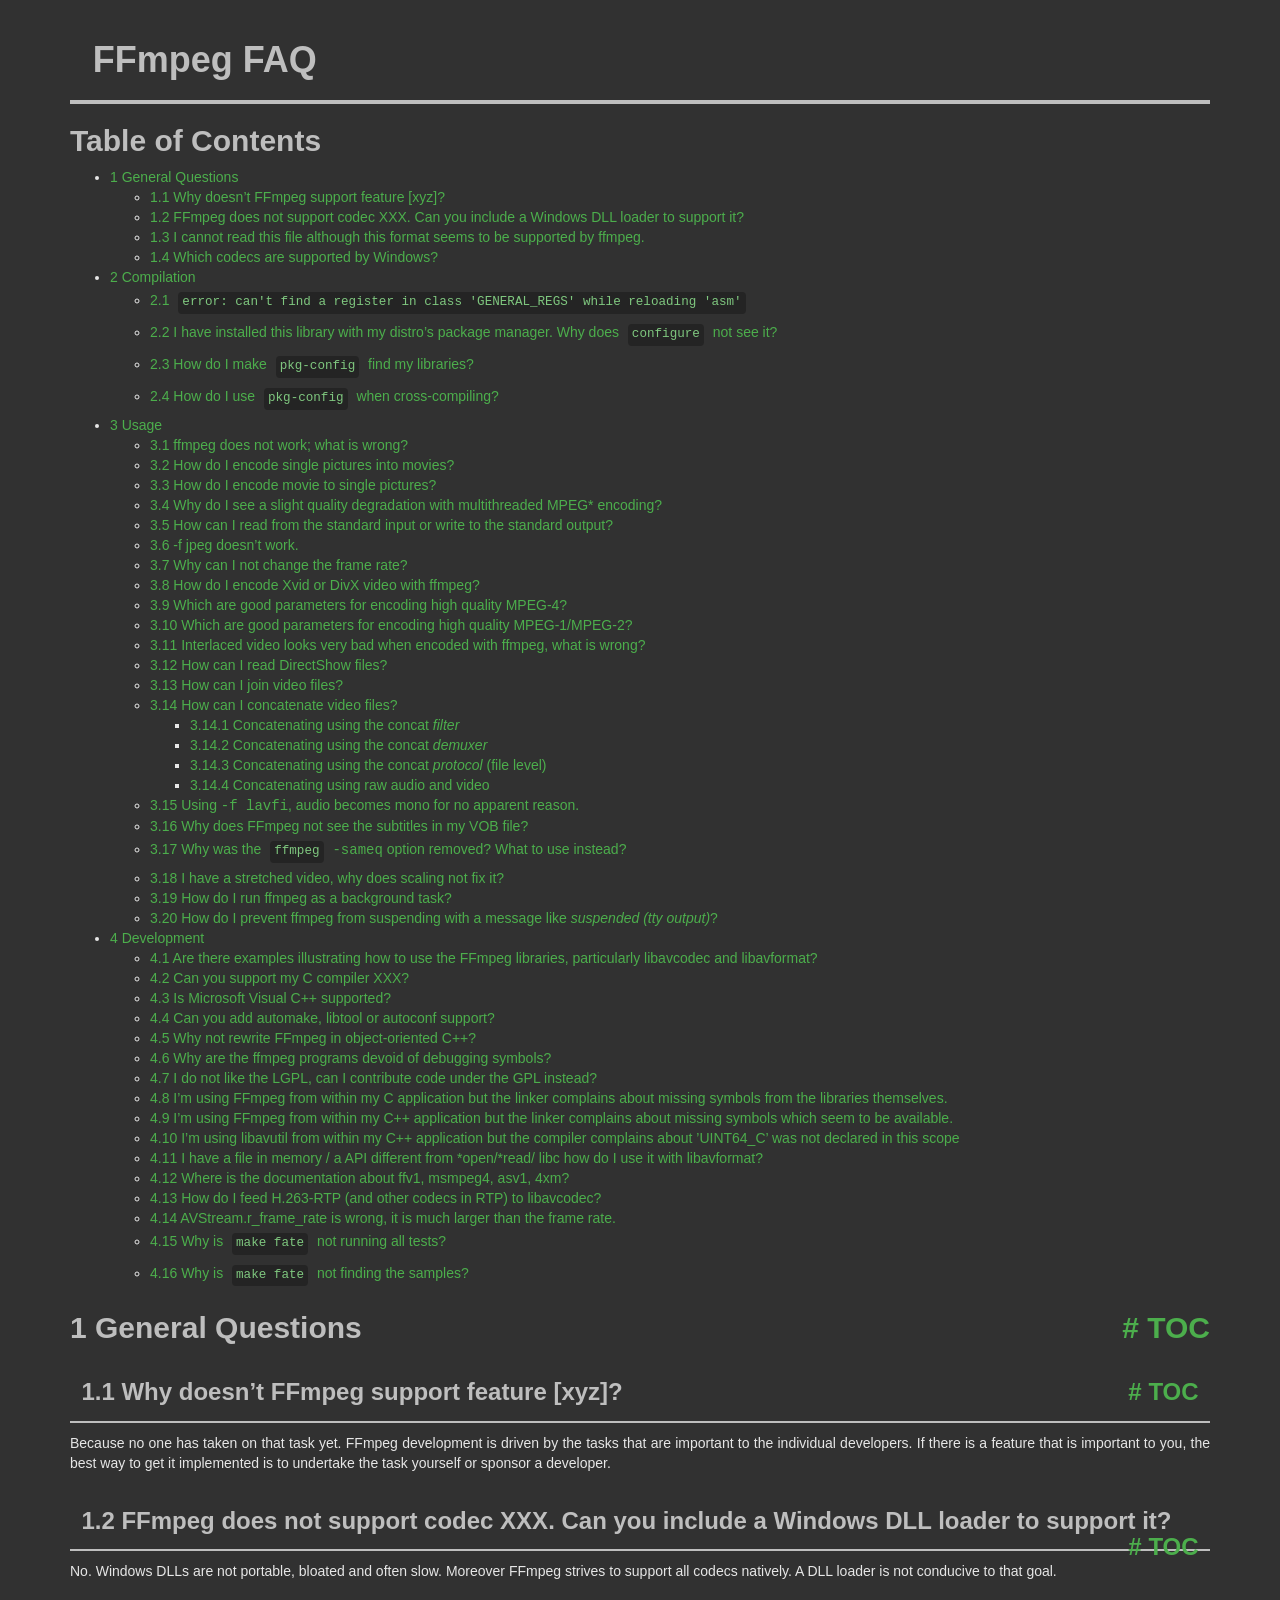
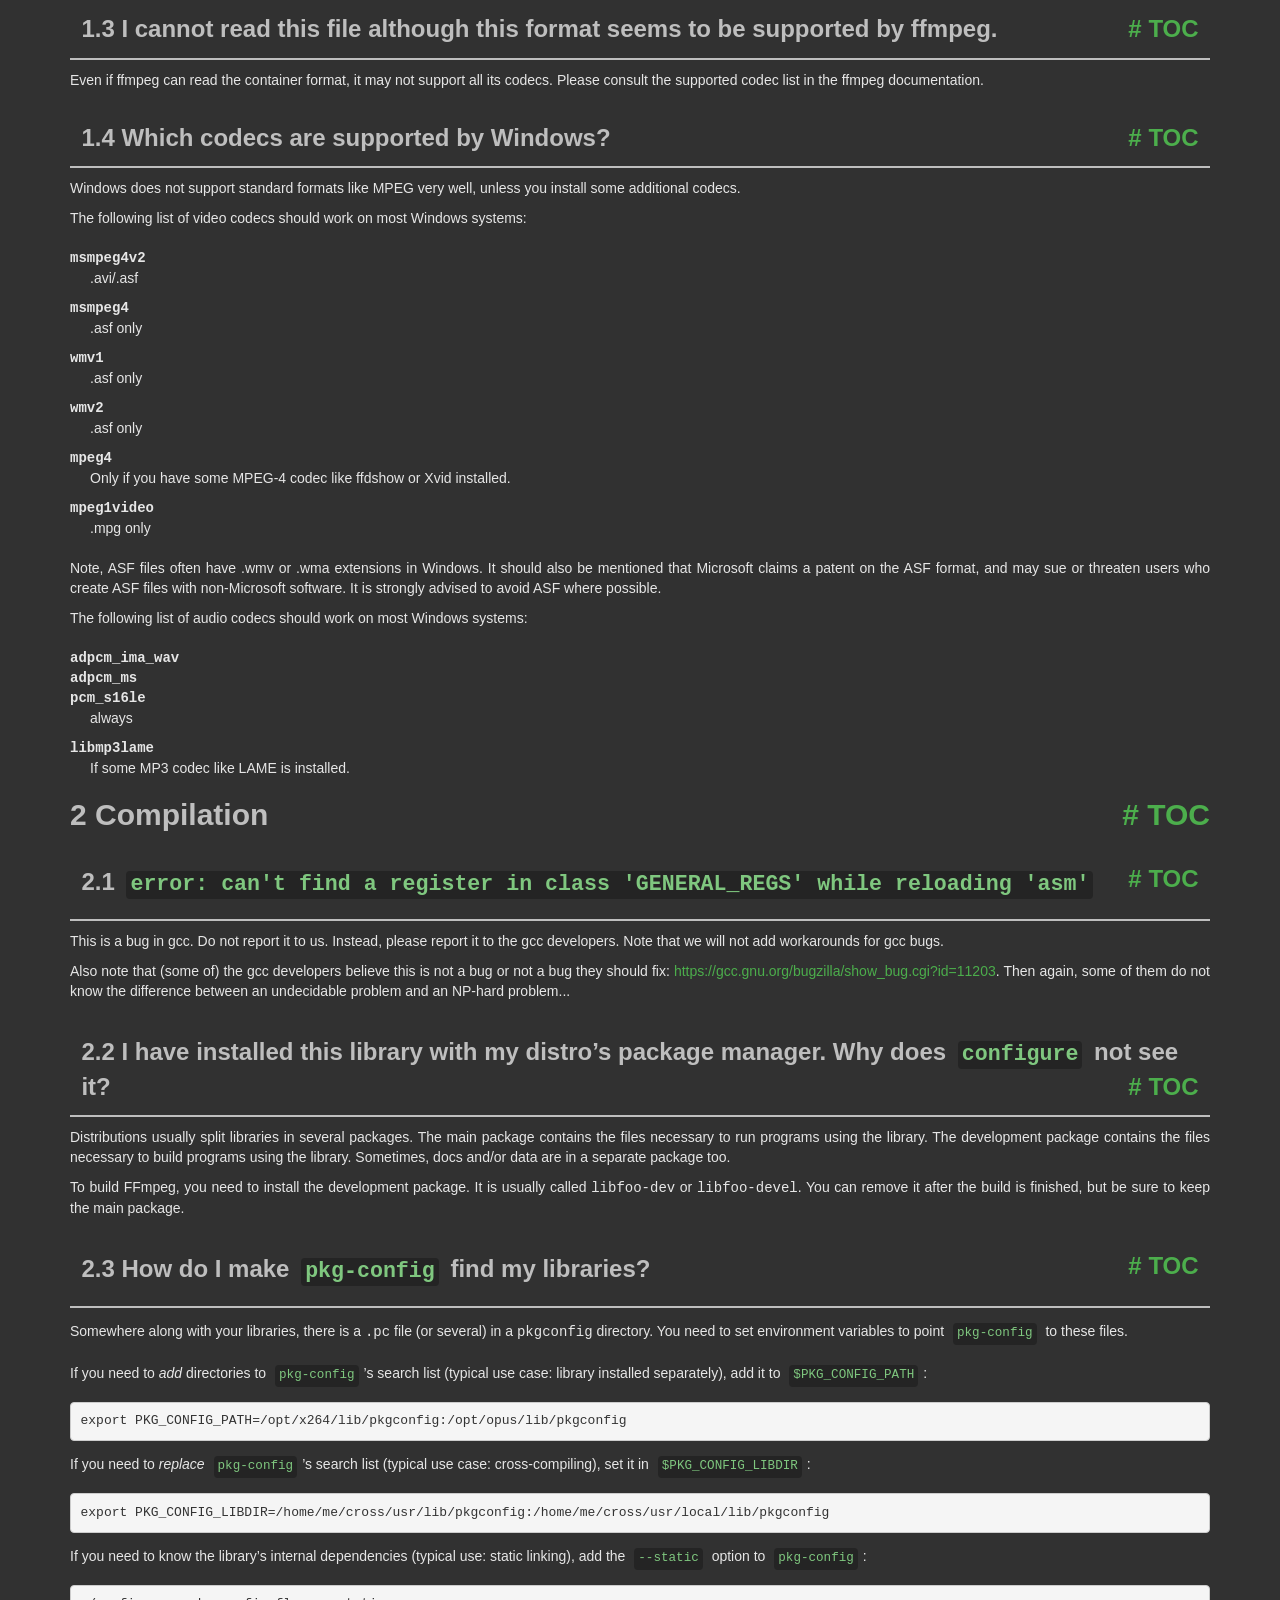
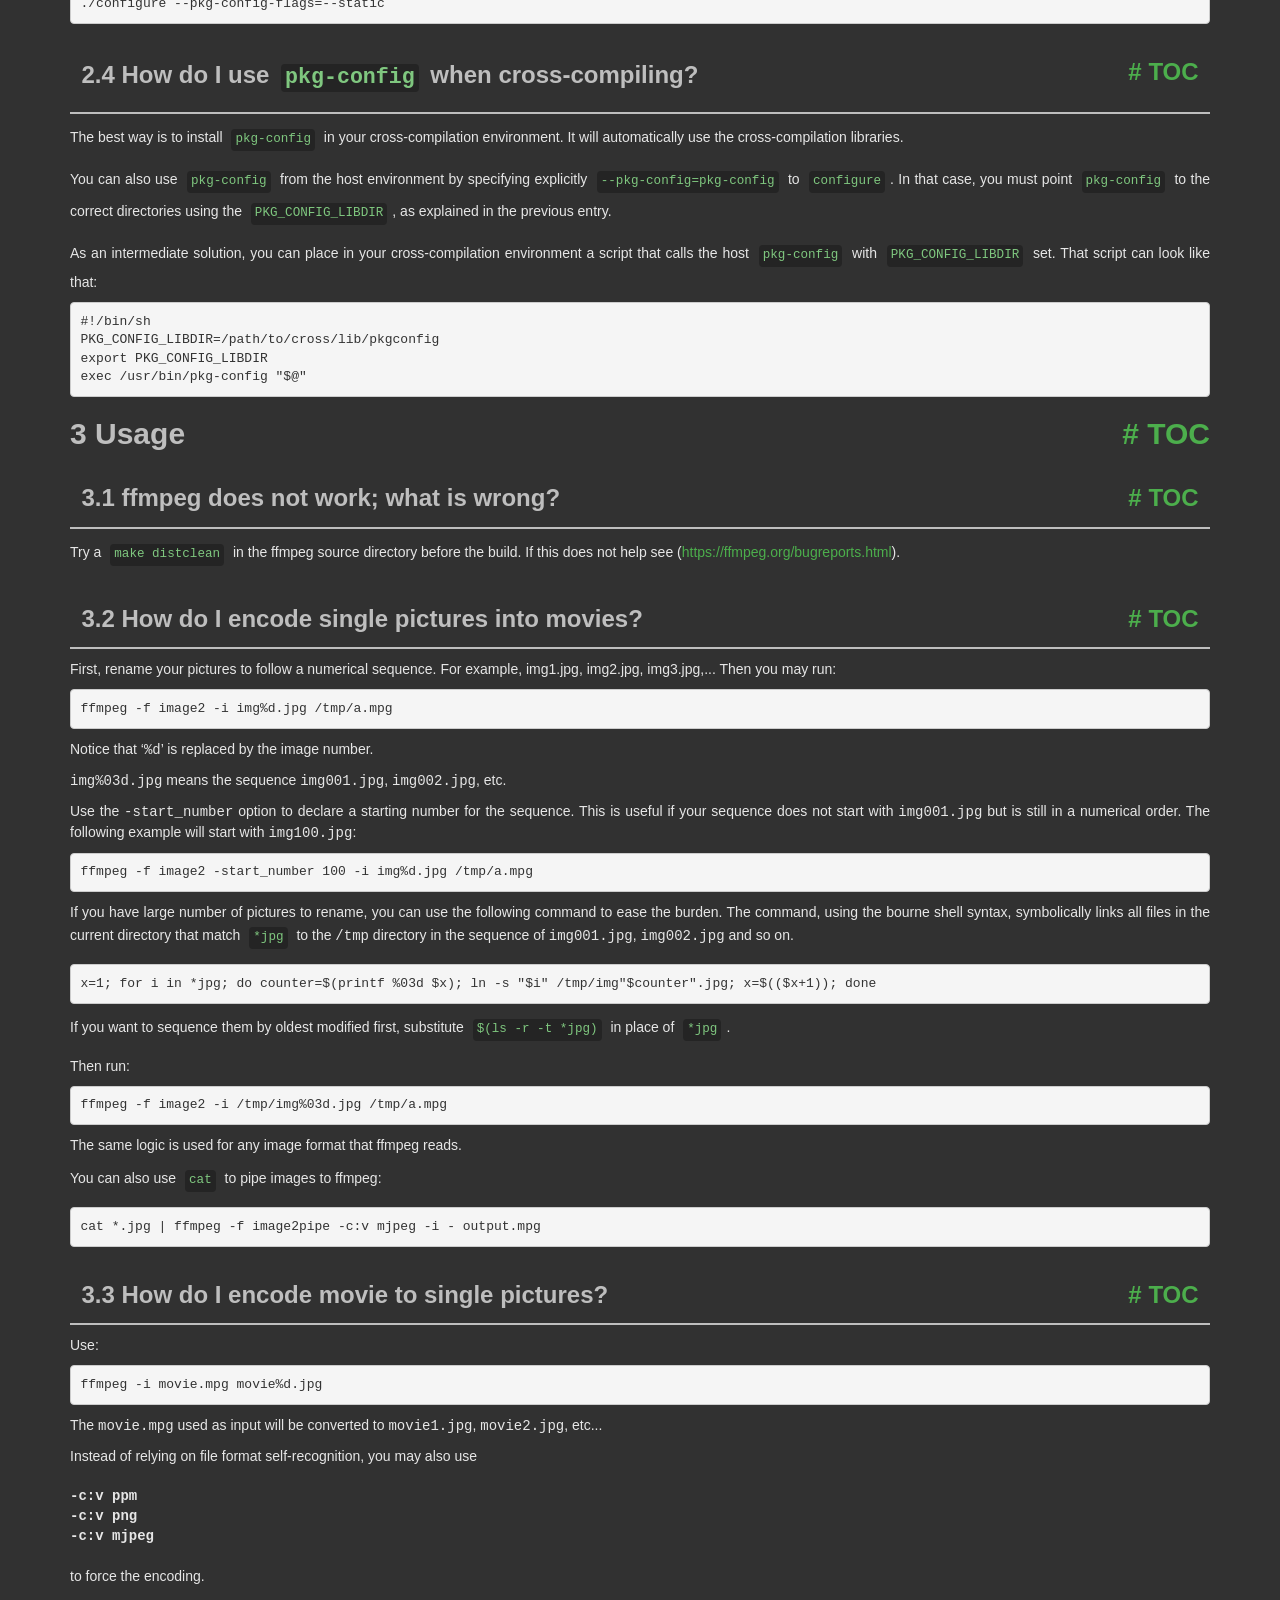
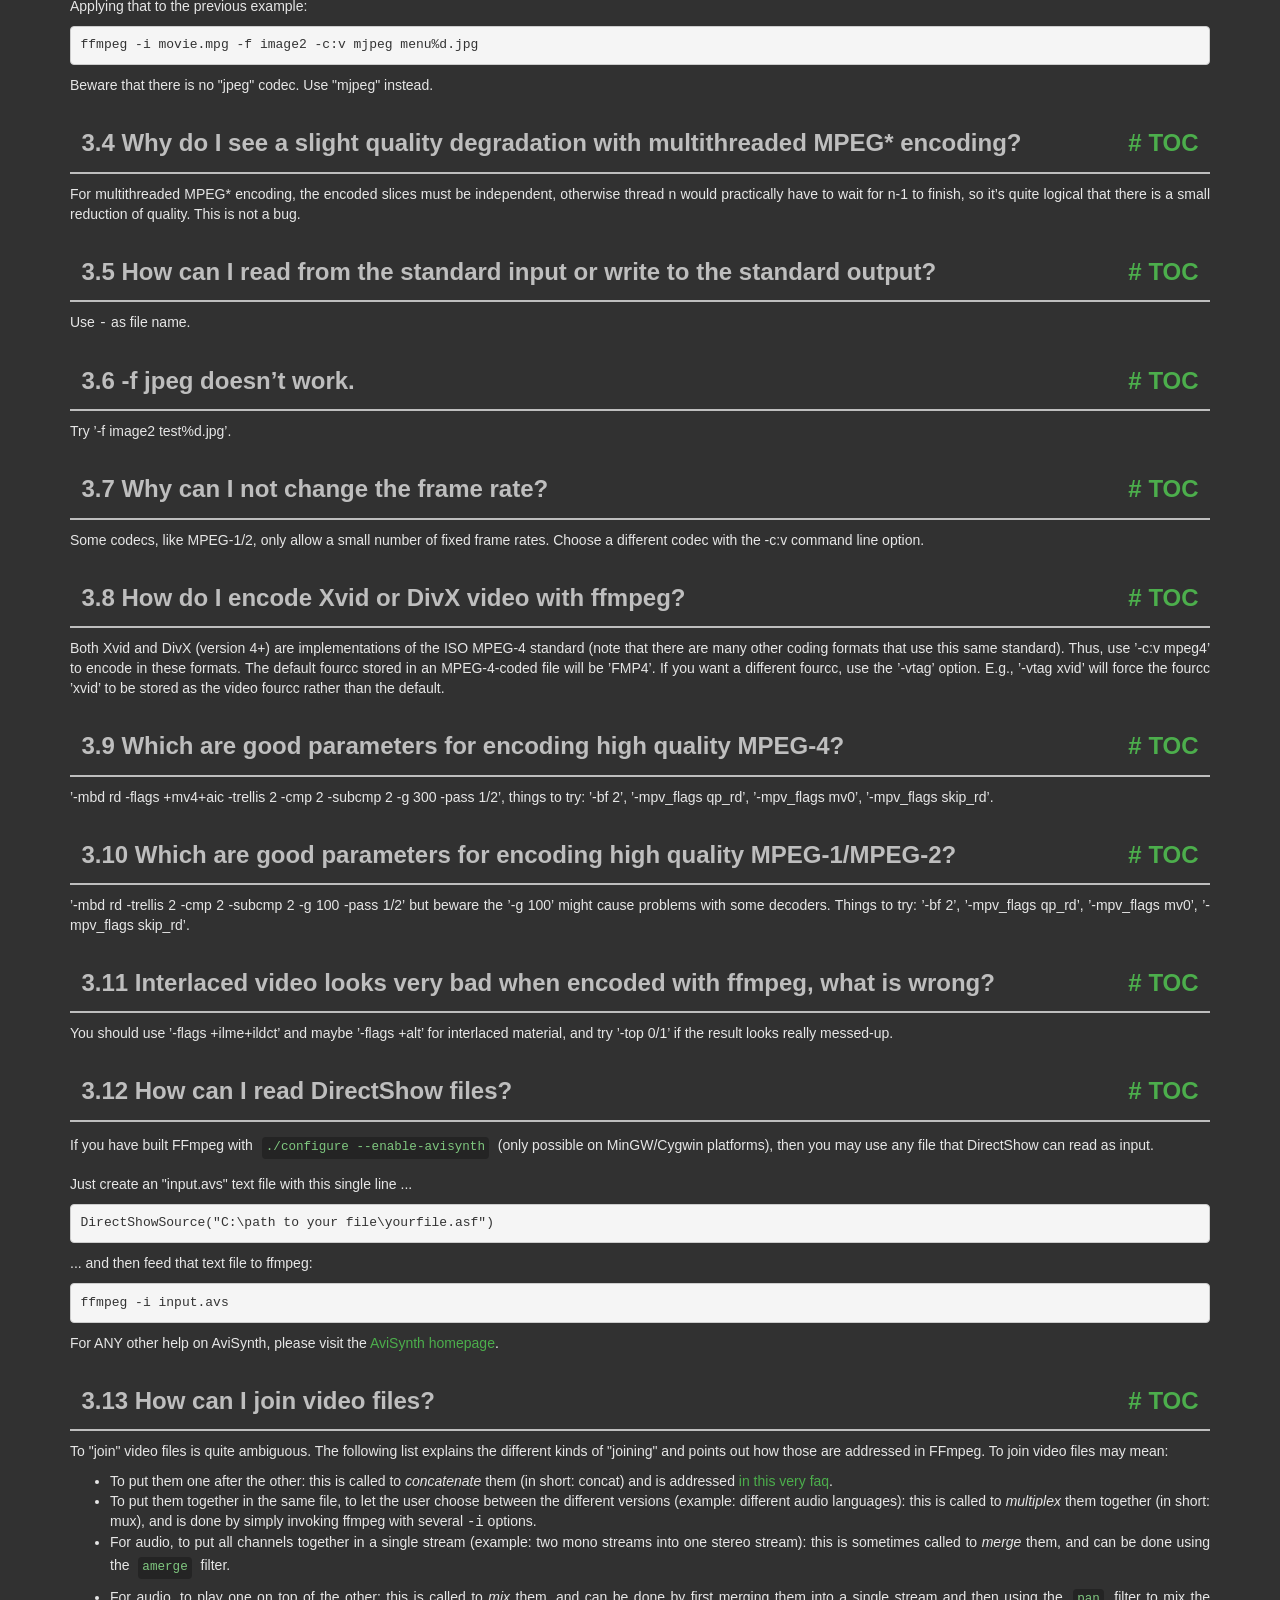
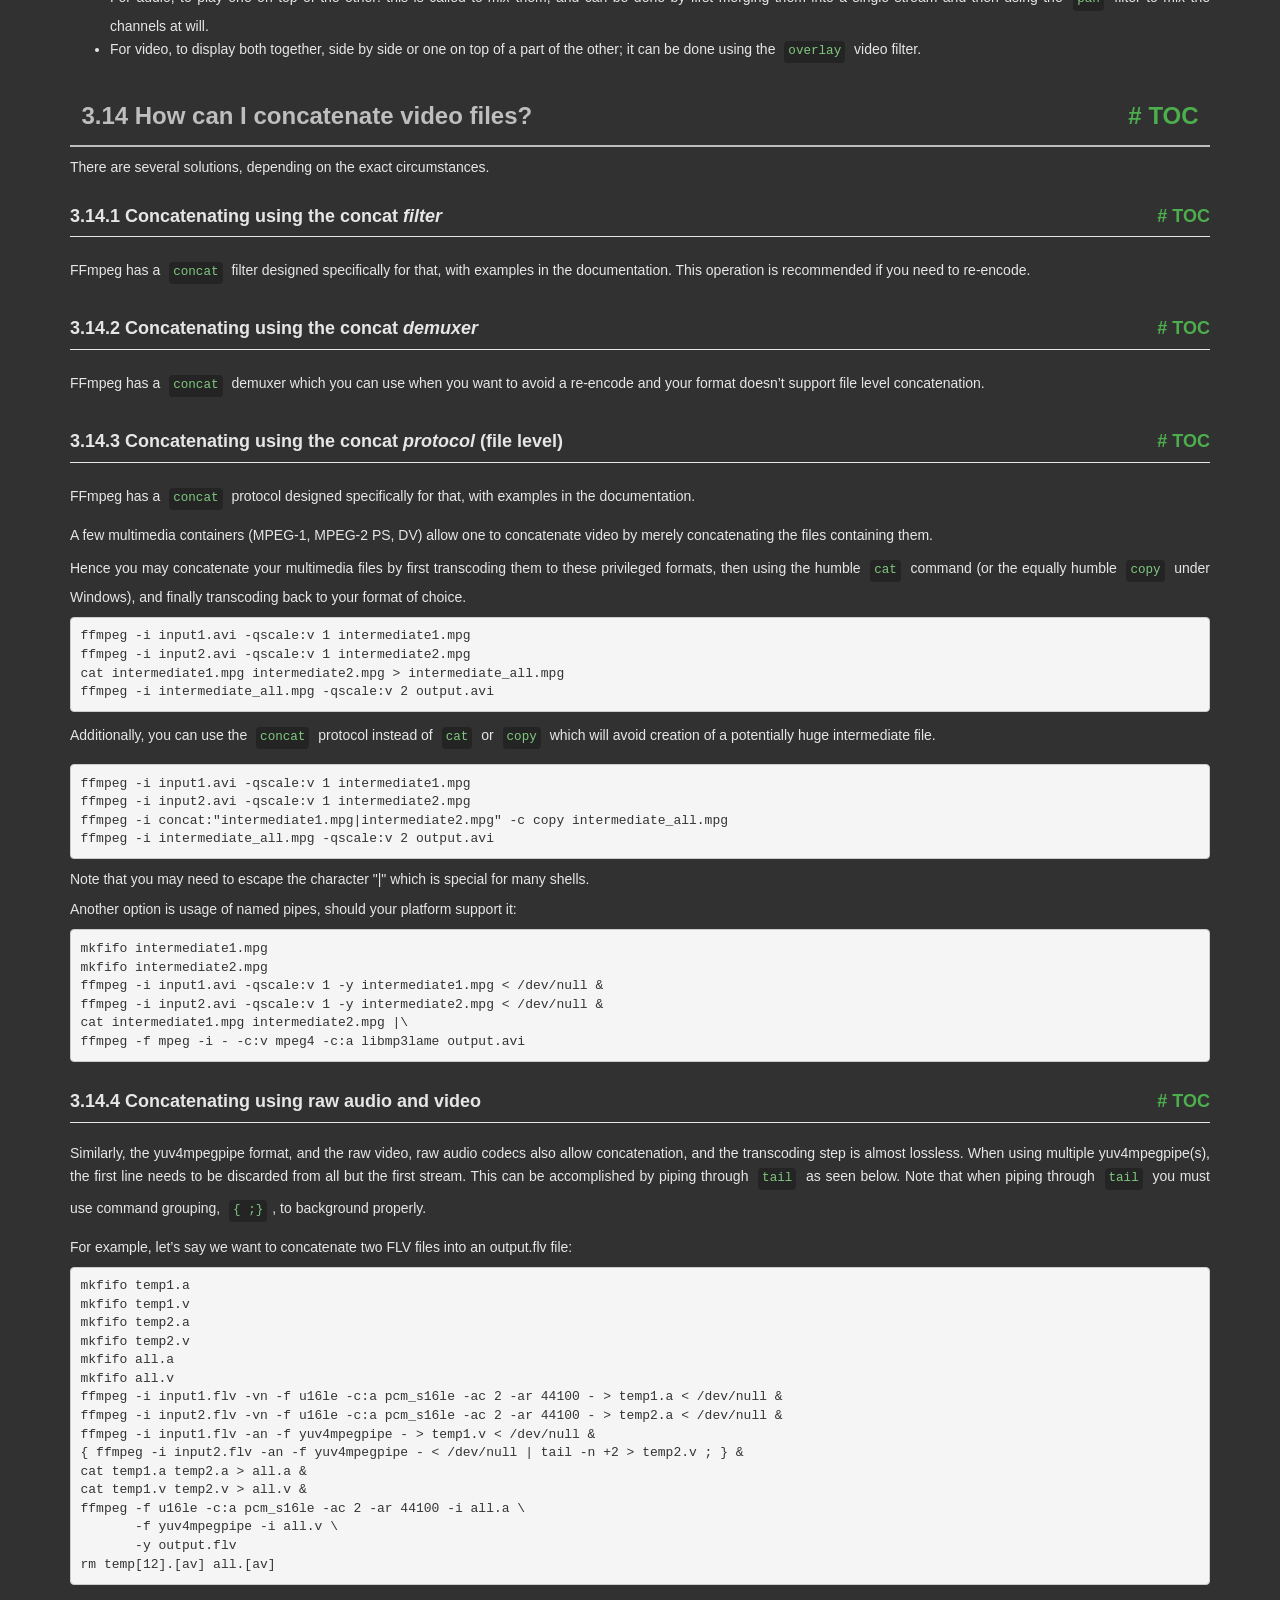
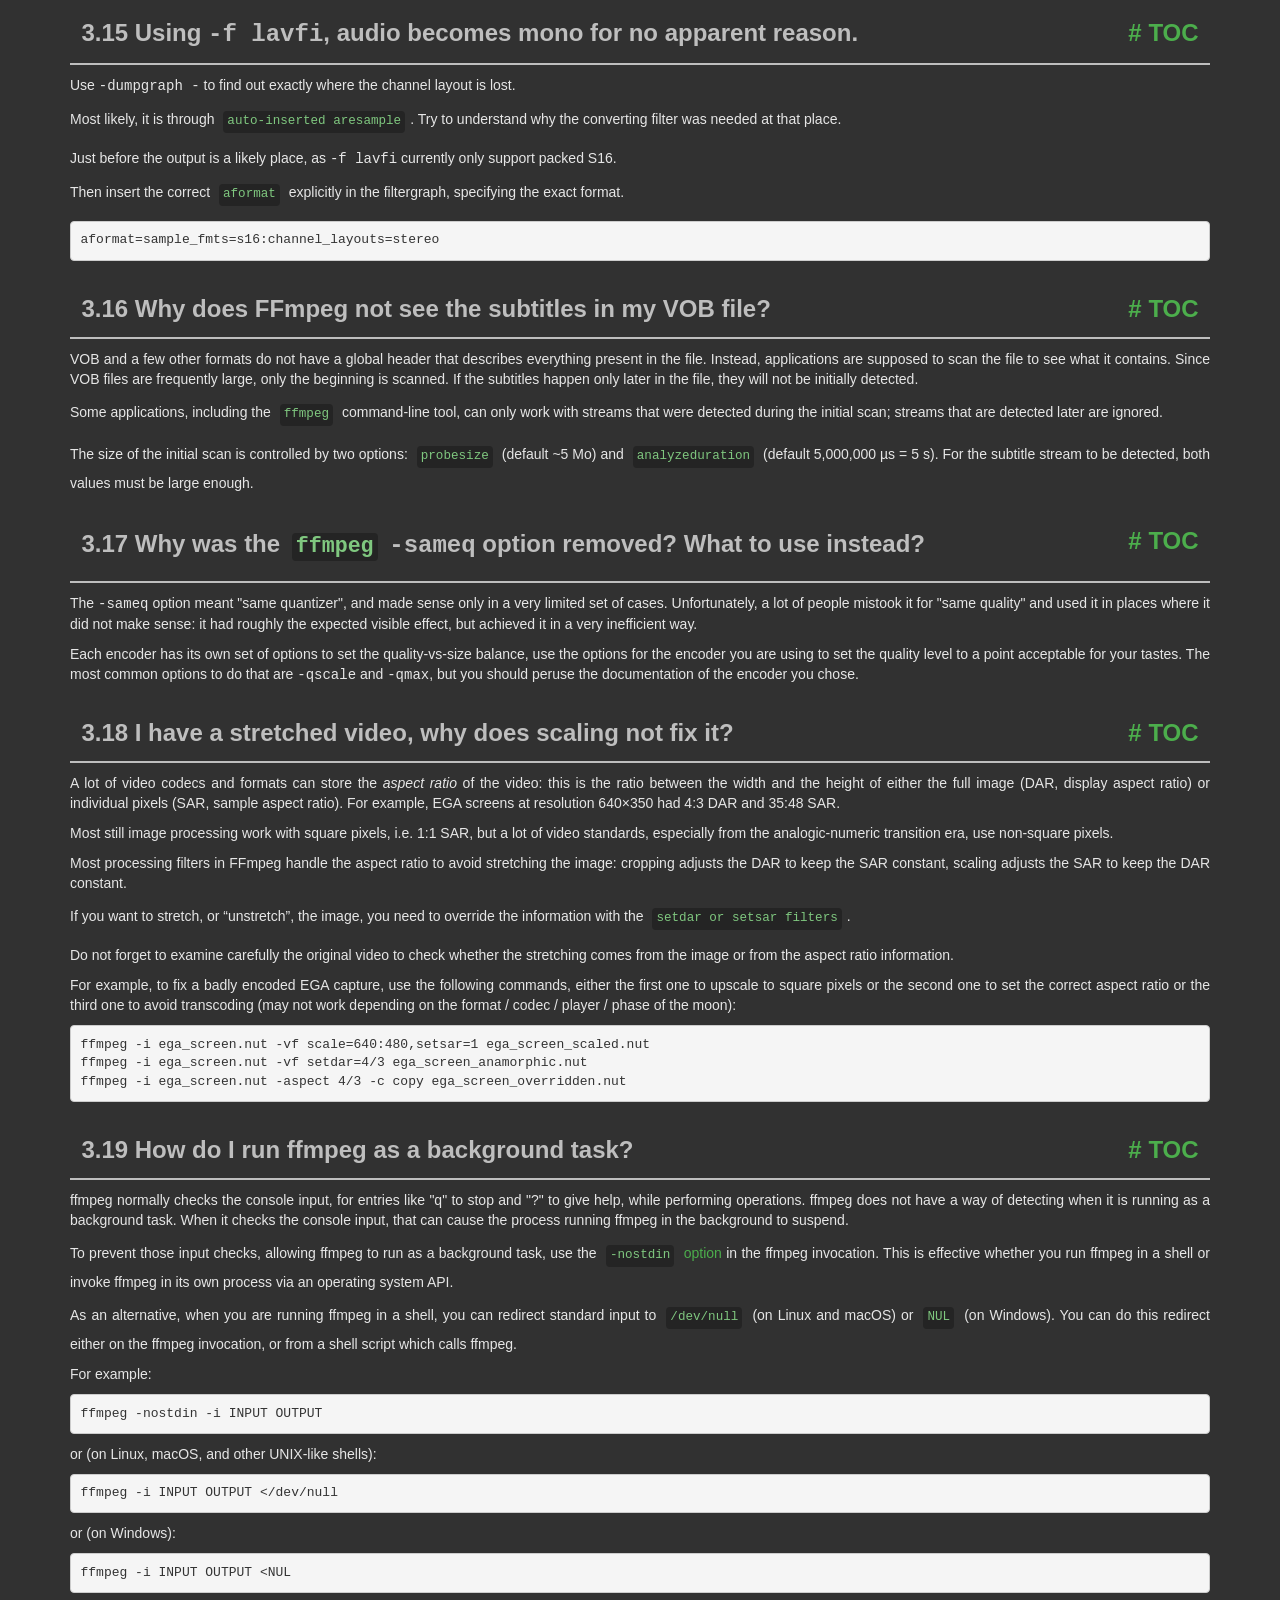
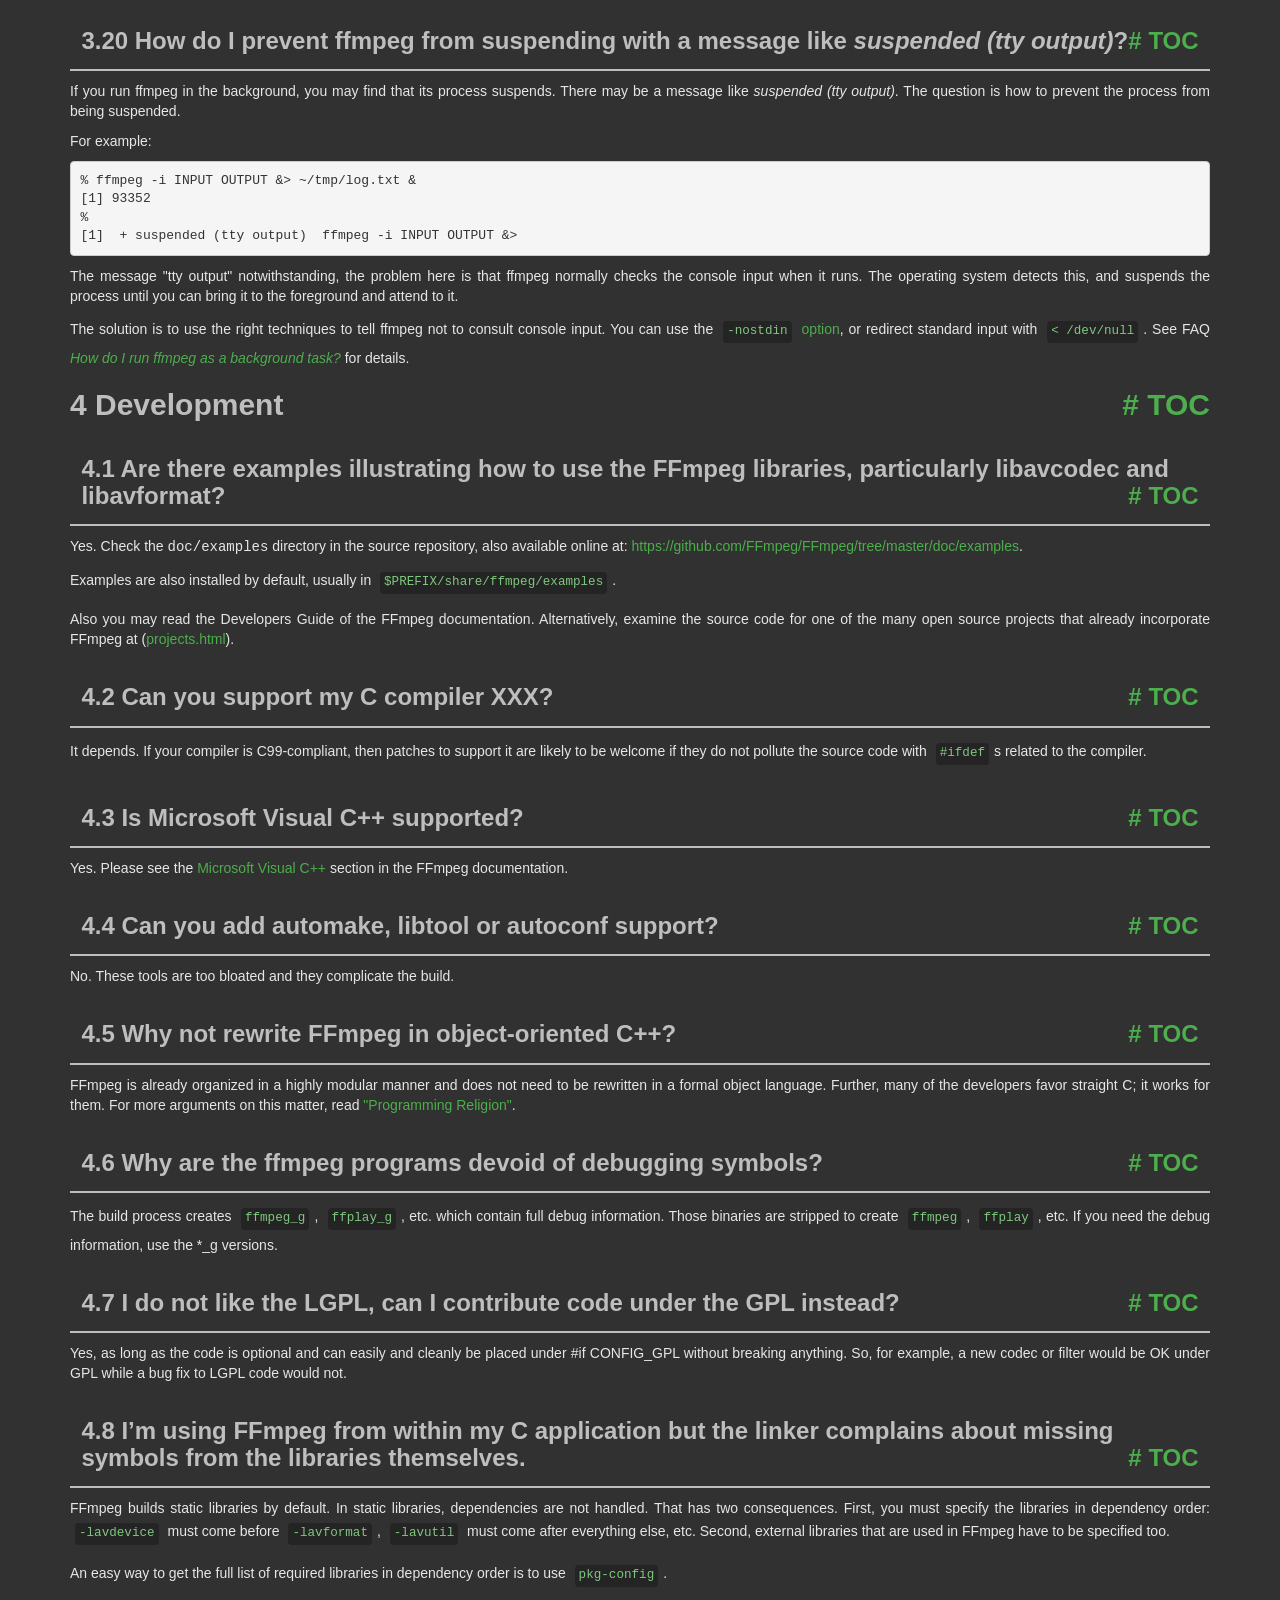
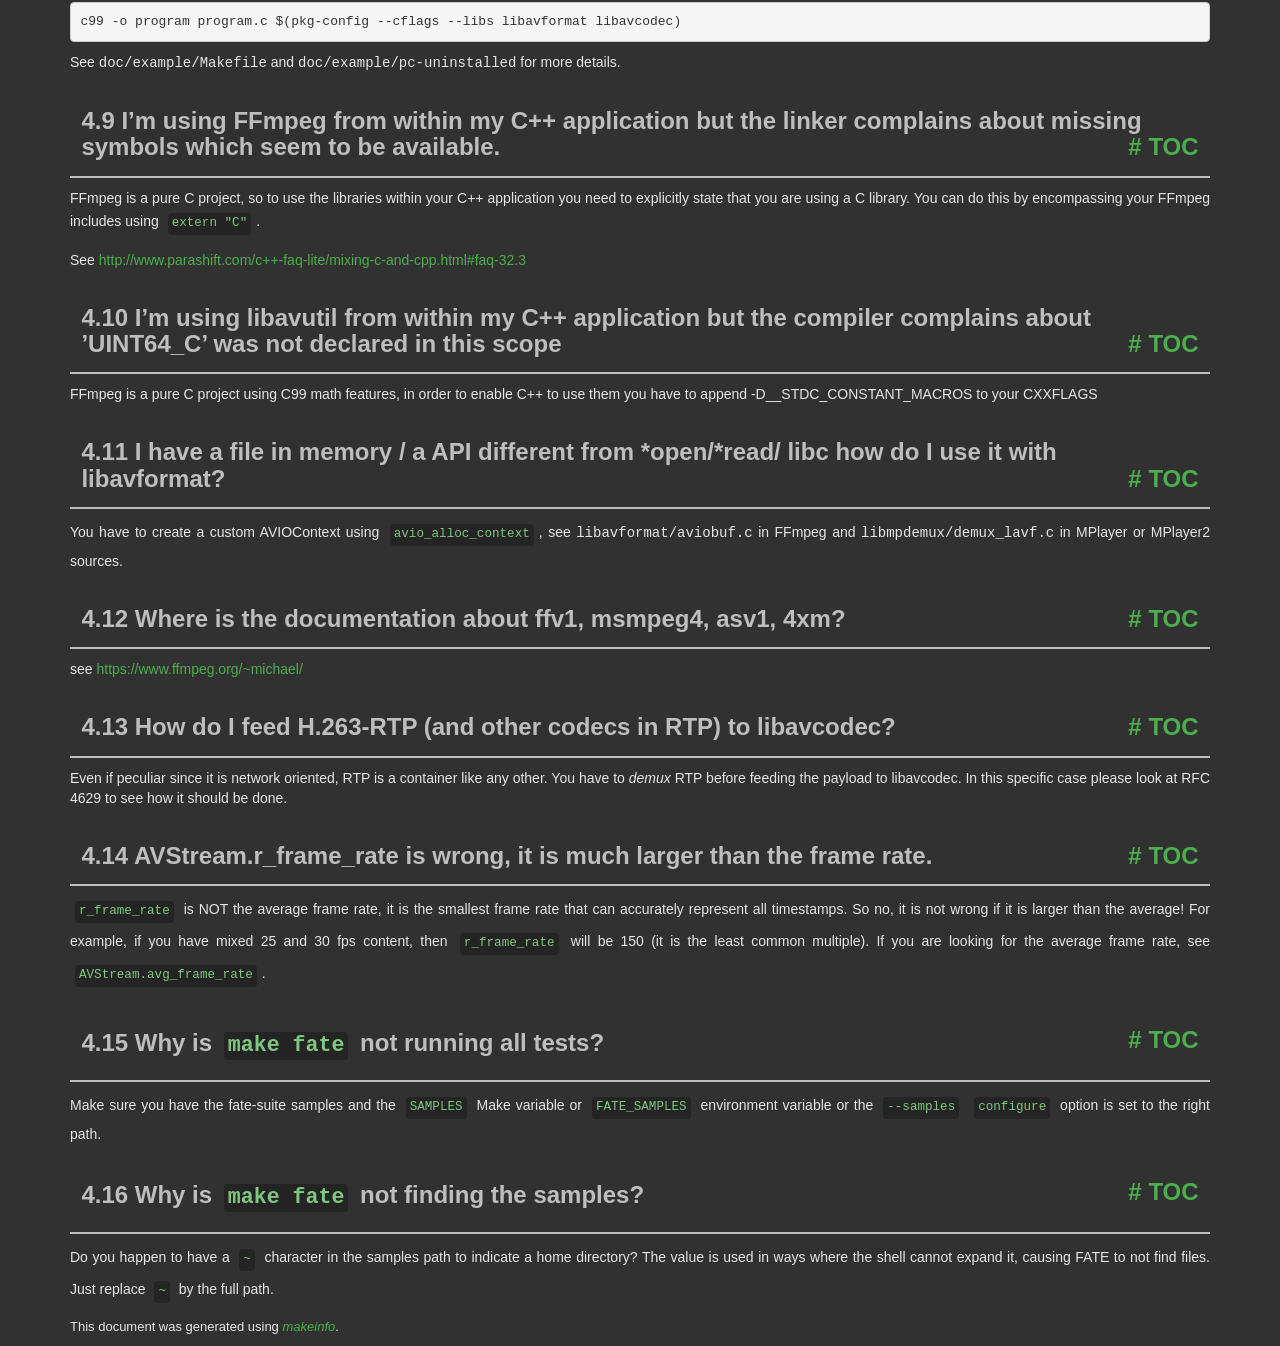
<file: FLASK2/ffmpeg/doc/faq.html>
<!DOCTYPE html PUBLIC "-//W3C//DTD HTML 4.01 Transitional//EN" "http://www.w3.org/TR/html4/loose.dtd">
<html>
<!-- Created by , GNU Texinfo 7.1.1 -->
  <head>
    <meta charset="utf-8">
    <title>
      FFmpeg FAQ
    </title>
    <meta name="viewport" content="width=device-width,initial-scale=1.0">
    <link rel="stylesheet" type="text/css" href="bootstrap.min.css">
    <link rel="stylesheet" type="text/css" href="style.min.css">
  </head>
  <body>
    <div class="container">
      <h1>
      FFmpeg FAQ
      </h1>


<a name="SEC_Top"></a>

<div class="element-contents" id="SEC_Contents">
<h2 class="contents-heading">Table of Contents</h2>

<div class="contents">

<ul class="toc-numbered-mark">
  <li><a id="toc-General-Questions" href="#General-Questions">1 General Questions</a>
  <ul class="toc-numbered-mark">
    <li><a id="toc-Why-doesn_0027t-FFmpeg-support-feature-_005bxyz_005d_003f" href="#Why-doesn_0027t-FFmpeg-support-feature-_005bxyz_005d_003f">1.1 Why doesn&rsquo;t FFmpeg support feature [xyz]?</a></li>
    <li><a id="toc-FFmpeg-does-not-support-codec-XXX_002e-Can-you-include-a-Windows-DLL-loader-to-support-it_003f" href="#FFmpeg-does-not-support-codec-XXX_002e-Can-you-include-a-Windows-DLL-loader-to-support-it_003f">1.2 FFmpeg does not support codec XXX. Can you include a Windows DLL loader to support it?</a></li>
    <li><a id="toc-I-cannot-read-this-file-although-this-format-seems-to-be-supported-by-ffmpeg_002e" href="#I-cannot-read-this-file-although-this-format-seems-to-be-supported-by-ffmpeg_002e">1.3 I cannot read this file although this format seems to be supported by ffmpeg.</a></li>
    <li><a id="toc-Which-codecs-are-supported-by-Windows_003f" href="#Which-codecs-are-supported-by-Windows_003f">1.4 Which codecs are supported by Windows?</a></li>
  </ul></li>
  <li><a id="toc-Compilation" href="#Compilation">2 Compilation</a>
  <ul class="toc-numbered-mark">
    <li><a id="toc-error_003a-can_0027t-find-a-register-in-class-_0027GENERAL_005fREGS_0027-while-reloading-_0027asm_0027" href="#error_003a-can_0027t-find-a-register-in-class-_0027GENERAL_005fREGS_0027-while-reloading-_0027asm_0027">2.1 <code class="code">error: can't find a register in class 'GENERAL_REGS' while reloading 'asm'</code></a></li>
    <li><a id="toc-I-have-installed-this-library-with-my-distro_0027s-package-manager_002e-Why-does-configure-not-see-it_003f" href="#I-have-installed-this-library-with-my-distro_0027s-package-manager_002e-Why-does-configure-not-see-it_003f">2.2 I have installed this library with my distro&rsquo;s package manager. Why does <code class="command">configure</code> not see it?</a></li>
    <li><a id="toc-How-do-I-make-pkg_002dconfig-find-my-libraries_003f" href="#How-do-I-make-pkg_002dconfig-find-my-libraries_003f">2.3 How do I make <code class="command">pkg-config</code> find my libraries?</a></li>
    <li><a id="toc-How-do-I-use-pkg_002dconfig-when-cross_002dcompiling_003f" href="#How-do-I-use-pkg_002dconfig-when-cross_002dcompiling_003f">2.4 How do I use <code class="command">pkg-config</code> when cross-compiling?</a></li>
  </ul></li>
  <li><a id="toc-Usage" href="#Usage">3 Usage</a>
  <ul class="toc-numbered-mark">
    <li><a id="toc-ffmpeg-does-not-work_003b-what-is-wrong_003f" href="#ffmpeg-does-not-work_003b-what-is-wrong_003f">3.1 ffmpeg does not work; what is wrong?</a></li>
    <li><a id="toc-How-do-I-encode-single-pictures-into-movies_003f" href="#How-do-I-encode-single-pictures-into-movies_003f">3.2 How do I encode single pictures into movies?</a></li>
    <li><a id="toc-How-do-I-encode-movie-to-single-pictures_003f" href="#How-do-I-encode-movie-to-single-pictures_003f">3.3 How do I encode movie to single pictures?</a></li>
    <li><a id="toc-Why-do-I-see-a-slight-quality-degradation-with-multithreaded-MPEG_002a-encoding_003f" href="#Why-do-I-see-a-slight-quality-degradation-with-multithreaded-MPEG_002a-encoding_003f">3.4 Why do I see a slight quality degradation with multithreaded MPEG* encoding?</a></li>
    <li><a id="toc-How-can-I-read-from-the-standard-input-or-write-to-the-standard-output_003f" href="#How-can-I-read-from-the-standard-input-or-write-to-the-standard-output_003f">3.5 How can I read from the standard input or write to the standard output?</a></li>
    <li><a id="toc-_002df-jpeg-doesn_0027t-work_002e" href="#g_t_002df-jpeg-doesn_0027t-work_002e">3.6 -f jpeg doesn&rsquo;t work.</a></li>
    <li><a id="toc-Why-can-I-not-change-the-frame-rate_003f" href="#Why-can-I-not-change-the-frame-rate_003f">3.7 Why can I not change the frame rate?</a></li>
    <li><a id="toc-How-do-I-encode-Xvid-or-DivX-video-with-ffmpeg_003f" href="#How-do-I-encode-Xvid-or-DivX-video-with-ffmpeg_003f">3.8 How do I encode Xvid or DivX video with ffmpeg?</a></li>
    <li><a id="toc-Which-are-good-parameters-for-encoding-high-quality-MPEG_002d4_003f" href="#Which-are-good-parameters-for-encoding-high-quality-MPEG_002d4_003f">3.9 Which are good parameters for encoding high quality MPEG-4?</a></li>
    <li><a id="toc-Which-are-good-parameters-for-encoding-high-quality-MPEG_002d1_002fMPEG_002d2_003f" href="#Which-are-good-parameters-for-encoding-high-quality-MPEG_002d1_002fMPEG_002d2_003f">3.10 Which are good parameters for encoding high quality MPEG-1/MPEG-2?</a></li>
    <li><a id="toc-Interlaced-video-looks-very-bad-when-encoded-with-ffmpeg_002c-what-is-wrong_003f" href="#Interlaced-video-looks-very-bad-when-encoded-with-ffmpeg_002c-what-is-wrong_003f">3.11 Interlaced video looks very bad when encoded with ffmpeg, what is wrong?</a></li>
    <li><a id="toc-How-can-I-read-DirectShow-files_003f" href="#How-can-I-read-DirectShow-files_003f">3.12 How can I read DirectShow files?</a></li>
    <li><a id="toc-How-can-I-join-video-files_003f" href="#How-can-I-join-video-files_003f">3.13 How can I join video files?</a></li>
    <li><a id="toc-How-can-I-concatenate-video-files_003f" href="#How-can-I-concatenate-video-files_003f">3.14 How can I concatenate video files?</a>
    <ul class="toc-numbered-mark">
      <li><a id="toc-Concatenating-using-the-concat-filter" href="#Concatenating-using-the-concat-filter">3.14.1 Concatenating using the concat <em class="emph">filter</em></a></li>
      <li><a id="toc-Concatenating-using-the-concat-demuxer" href="#Concatenating-using-the-concat-demuxer">3.14.2 Concatenating using the concat <em class="emph">demuxer</em></a></li>
      <li><a id="toc-Concatenating-using-the-concat-protocol-_0028file-level_0029" href="#Concatenating-using-the-concat-protocol-_0028file-level_0029">3.14.3 Concatenating using the concat <em class="emph">protocol</em> (file level)</a></li>
      <li><a id="toc-Concatenating-using-raw-audio-and-video" href="#Concatenating-using-raw-audio-and-video">3.14.4 Concatenating using raw audio and video</a></li>
    </ul></li>
    <li><a id="toc-Using-_002df-lavfi_002c-audio-becomes-mono-for-no-apparent-reason_002e" href="#Using-_002df-lavfi_002c-audio-becomes-mono-for-no-apparent-reason_002e">3.15 Using <samp class="option">-f lavfi</samp>, audio becomes mono for no apparent reason.</a></li>
    <li><a id="toc-Why-does-FFmpeg-not-see-the-subtitles-in-my-VOB-file_003f" href="#Why-does-FFmpeg-not-see-the-subtitles-in-my-VOB-file_003f">3.16 Why does FFmpeg not see the subtitles in my VOB file?</a></li>
    <li><a id="toc-Why-was-the-ffmpeg-_002dsameq-option-removed_003f-What-to-use-instead_003f" href="#Why-was-the-ffmpeg-_002dsameq-option-removed_003f-What-to-use-instead_003f">3.17 Why was the <code class="command">ffmpeg</code> <samp class="option">-sameq</samp> option removed? What to use instead?</a></li>
    <li><a id="toc-I-have-a-stretched-video_002c-why-does-scaling-not-fix-it_003f" href="#I-have-a-stretched-video_002c-why-does-scaling-not-fix-it_003f">3.18 I have a stretched video, why does scaling not fix it?</a></li>
    <li><a id="toc-How-do-I-run-ffmpeg-as-a-background-task_003f" href="#How-do-I-run-ffmpeg-as-a-background-task_003f">3.19 How do I run ffmpeg as a background task?</a></li>
    <li><a id="toc-How-do-I-prevent-ffmpeg-from-suspending-with-a-message-like-suspended-_0028tty-output_0029_003f" href="#How-do-I-prevent-ffmpeg-from-suspending-with-a-message-like-suspended-_0028tty-output_0029_003f">3.20 How do I prevent ffmpeg from suspending with a message like <em class="emph">suspended (tty output)</em>?</a></li>
  </ul></li>
  <li><a id="toc-Development" href="#Development">4 Development</a>
  <ul class="toc-numbered-mark">
    <li><a id="toc-Are-there-examples-illustrating-how-to-use-the-FFmpeg-libraries_002c-particularly-libavcodec-and-libavformat_003f" href="#Are-there-examples-illustrating-how-to-use-the-FFmpeg-libraries_002c-particularly-libavcodec-and-libavformat_003f">4.1 Are there examples illustrating how to use the FFmpeg libraries, particularly libavcodec and libavformat?</a></li>
    <li><a id="toc-Can-you-support-my-C-compiler-XXX_003f" href="#Can-you-support-my-C-compiler-XXX_003f">4.2 Can you support my C compiler XXX?</a></li>
    <li><a id="toc-Is-Microsoft-Visual-C_002b_002b-supported_003f" href="#Is-Microsoft-Visual-C_002b_002b-supported_003f">4.3 Is Microsoft Visual C++ supported?</a></li>
    <li><a id="toc-Can-you-add-automake_002c-libtool-or-autoconf-support_003f" href="#Can-you-add-automake_002c-libtool-or-autoconf-support_003f">4.4 Can you add automake, libtool or autoconf support?</a></li>
    <li><a id="toc-Why-not-rewrite-FFmpeg-in-object_002doriented-C_002b_002b_003f" href="#Why-not-rewrite-FFmpeg-in-object_002doriented-C_002b_002b_003f">4.5 Why not rewrite FFmpeg in object-oriented C++?</a></li>
    <li><a id="toc-Why-are-the-ffmpeg-programs-devoid-of-debugging-symbols_003f" href="#Why-are-the-ffmpeg-programs-devoid-of-debugging-symbols_003f">4.6 Why are the ffmpeg programs devoid of debugging symbols?</a></li>
    <li><a id="toc-I-do-not-like-the-LGPL_002c-can-I-contribute-code-under-the-GPL-instead_003f" href="#I-do-not-like-the-LGPL_002c-can-I-contribute-code-under-the-GPL-instead_003f">4.7 I do not like the LGPL, can I contribute code under the GPL instead?</a></li>
    <li><a id="toc-I_0027m-using-FFmpeg-from-within-my-C-application-but-the-linker-complains-about-missing-symbols-from-the-libraries-themselves_002e" href="#I_0027m-using-FFmpeg-from-within-my-C-application-but-the-linker-complains-about-missing-symbols-from-the-libraries-themselves_002e">4.8 I&rsquo;m using FFmpeg from within my C application but the linker complains about missing symbols from the libraries themselves.</a></li>
    <li><a id="toc-I_0027m-using-FFmpeg-from-within-my-C_002b_002b-application-but-the-linker-complains-about-missing-symbols-which-seem-to-be-available_002e" href="#I_0027m-using-FFmpeg-from-within-my-C_002b_002b-application-but-the-linker-complains-about-missing-symbols-which-seem-to-be-available_002e">4.9 I&rsquo;m using FFmpeg from within my C++ application but the linker complains about missing symbols which seem to be available.</a></li>
    <li><a id="toc-I_0027m-using-libavutil-from-within-my-C_002b_002b-application-but-the-compiler-complains-about-_0027UINT64_005fC_0027-was-not-declared-in-this-scope" href="#I_0027m-using-libavutil-from-within-my-C_002b_002b-application-but-the-compiler-complains-about-_0027UINT64_005fC_0027-was-not-declared-in-this-scope">4.10 I&rsquo;m using libavutil from within my C++ application but the compiler complains about &rsquo;UINT64_C&rsquo; was not declared in this scope</a></li>
    <li><a id="toc-I-have-a-file-in-memory-_002f-a-API-different-from-_002aopen_002f_002aread_002f-libc-how-do-I-use-it-with-libavformat_003f" href="#I-have-a-file-in-memory-_002f-a-API-different-from-_002aopen_002f_002aread_002f-libc-how-do-I-use-it-with-libavformat_003f">4.11 I have a file in memory / a API different from *open/*read/ libc how do I use it with libavformat?</a></li>
    <li><a id="toc-Where-is-the-documentation-about-ffv1_002c-msmpeg4_002c-asv1_002c-4xm_003f" href="#Where-is-the-documentation-about-ffv1_002c-msmpeg4_002c-asv1_002c-4xm_003f">4.12 Where is the documentation about ffv1, msmpeg4, asv1, 4xm?</a></li>
    <li><a id="toc-How-do-I-feed-H_002e263_002dRTP-_0028and-other-codecs-in-RTP_0029-to-libavcodec_003f" href="#How-do-I-feed-H_002e263_002dRTP-_0028and-other-codecs-in-RTP_0029-to-libavcodec_003f">4.13 How do I feed H.263-RTP (and other codecs in RTP) to libavcodec?</a></li>
    <li><a id="toc-AVStream_002er_005fframe_005frate-is-wrong_002c-it-is-much-larger-than-the-frame-rate_002e" href="#AVStream_002er_005fframe_005frate-is-wrong_002c-it-is-much-larger-than-the-frame-rate_002e">4.14 AVStream.r_frame_rate is wrong, it is much larger than the frame rate.</a></li>
    <li><a id="toc-Why-is-make-fate-not-running-all-tests_003f" href="#Why-is-make-fate-not-running-all-tests_003f">4.15 Why is <code class="code">make fate</code> not running all tests?</a></li>
    <li><a id="toc-Why-is-make-fate-not-finding-the-samples_003f" href="#Why-is-make-fate-not-finding-the-samples_003f">4.16 Why is <code class="code">make fate</code> not finding the samples?</a></li>
  </ul></li>
</ul>
</div>
</div>

<a name="General-Questions"></a>
<h2 class="chapter">1 General Questions<span class="pull-right"><a class="anchor hidden-xs" href="#General-Questions" aria-hidden="true">#</a> <a class="anchor hidden-xs"href="#toc-General-Questions" aria-hidden="true">TOC</a></span></h2>

<a name="Why-doesn_0027t-FFmpeg-support-feature-_005bxyz_005d_003f"></a>
<h3 class="section">1.1 Why doesn&rsquo;t FFmpeg support feature [xyz]?<span class="pull-right"><a class="anchor hidden-xs" href="#Why-doesn_0027t-FFmpeg-support-feature-_005bxyz_005d_003f" aria-hidden="true">#</a> <a class="anchor hidden-xs"href="#toc-Why-doesn_0027t-FFmpeg-support-feature-_005bxyz_005d_003f" aria-hidden="true">TOC</a></span></h3>

<p>Because no one has taken on that task yet. FFmpeg development is
driven by the tasks that are important to the individual developers.
If there is a feature that is important to you, the best way to get
it implemented is to undertake the task yourself or sponsor a developer.
</p>
<a name="FFmpeg-does-not-support-codec-XXX_002e-Can-you-include-a-Windows-DLL-loader-to-support-it_003f"></a>
<h3 class="section">1.2 FFmpeg does not support codec XXX. Can you include a Windows DLL loader to support it?<span class="pull-right"><a class="anchor hidden-xs" href="#FFmpeg-does-not-support-codec-XXX_002e-Can-you-include-a-Windows-DLL-loader-to-support-it_003f" aria-hidden="true">#</a> <a class="anchor hidden-xs"href="#toc-FFmpeg-does-not-support-codec-XXX_002e-Can-you-include-a-Windows-DLL-loader-to-support-it_003f" aria-hidden="true">TOC</a></span></h3>

<p>No. Windows DLLs are not portable, bloated and often slow.
Moreover FFmpeg strives to support all codecs natively.
A DLL loader is not conducive to that goal.
</p>
<a name="I-cannot-read-this-file-although-this-format-seems-to-be-supported-by-ffmpeg_002e"></a>
<h3 class="section">1.3 I cannot read this file although this format seems to be supported by ffmpeg.<span class="pull-right"><a class="anchor hidden-xs" href="#I-cannot-read-this-file-although-this-format-seems-to-be-supported-by-ffmpeg_002e" aria-hidden="true">#</a> <a class="anchor hidden-xs"href="#toc-I-cannot-read-this-file-although-this-format-seems-to-be-supported-by-ffmpeg_002e" aria-hidden="true">TOC</a></span></h3>

<p>Even if ffmpeg can read the container format, it may not support all its
codecs. Please consult the supported codec list in the ffmpeg
documentation.
</p>
<a name="Which-codecs-are-supported-by-Windows_003f"></a>
<h3 class="section">1.4 Which codecs are supported by Windows?<span class="pull-right"><a class="anchor hidden-xs" href="#Which-codecs-are-supported-by-Windows_003f" aria-hidden="true">#</a> <a class="anchor hidden-xs"href="#toc-Which-codecs-are-supported-by-Windows_003f" aria-hidden="true">TOC</a></span></h3>

<p>Windows does not support standard formats like MPEG very well, unless you
install some additional codecs.
</p>
<p>The following list of video codecs should work on most Windows systems:
</p><dl class="table">
<dt><samp class="option">msmpeg4v2</samp></dt>
<dd><p>.avi/.asf
</p></dd>
<dt><samp class="option">msmpeg4</samp></dt>
<dd><p>.asf only
</p></dd>
<dt><samp class="option">wmv1</samp></dt>
<dd><p>.asf only
</p></dd>
<dt><samp class="option">wmv2</samp></dt>
<dd><p>.asf only
</p></dd>
<dt><samp class="option">mpeg4</samp></dt>
<dd><p>Only if you have some MPEG-4 codec like ffdshow or Xvid installed.
</p></dd>
<dt><samp class="option">mpeg1video</samp></dt>
<dd><p>.mpg only
</p></dd>
</dl>
<p>Note, ASF files often have .wmv or .wma extensions in Windows. It should also
be mentioned that Microsoft claims a patent on the ASF format, and may sue
or threaten users who create ASF files with non-Microsoft software. It is
strongly advised to avoid ASF where possible.
</p>
<p>The following list of audio codecs should work on most Windows systems:
</p><dl class="table">
<dt><samp class="option">adpcm_ima_wav</samp></dt>
<dt><samp class="option">adpcm_ms</samp></dt>
<dt><samp class="option">pcm_s16le</samp></dt>
<dd><p>always
</p></dd>
<dt><samp class="option">libmp3lame</samp></dt>
<dd><p>If some MP3 codec like LAME is installed.
</p></dd>
</dl>


<a name="Compilation"></a>
<h2 class="chapter">2 Compilation<span class="pull-right"><a class="anchor hidden-xs" href="#Compilation" aria-hidden="true">#</a> <a class="anchor hidden-xs"href="#toc-Compilation" aria-hidden="true">TOC</a></span></h2>

<a name="error_003a-can_0027t-find-a-register-in-class-_0027GENERAL_005fREGS_0027-while-reloading-_0027asm_0027"></a>
<h3 class="section">2.1 <code class="code">error: can't find a register in class 'GENERAL_REGS' while reloading 'asm'</code><span class="pull-right"><a class="anchor hidden-xs" href="#error_003a-can_0027t-find-a-register-in-class-_0027GENERAL_005fREGS_0027-while-reloading-_0027asm_0027" aria-hidden="true">#</a> <a class="anchor hidden-xs"href="#toc-error_003a-can_0027t-find-a-register-in-class-_0027GENERAL_005fREGS_0027-while-reloading-_0027asm_0027" aria-hidden="true">TOC</a></span></h3>

<p>This is a bug in gcc. Do not report it to us. Instead, please report it to
the gcc developers. Note that we will not add workarounds for gcc bugs.
</p>
<p>Also note that (some of) the gcc developers believe this is not a bug or
not a bug they should fix:
<a class="url" href="https://gcc.gnu.org/bugzilla/show_bug.cgi?id=11203">https://gcc.gnu.org/bugzilla/show_bug.cgi?id=11203</a>.
Then again, some of them do not know the difference between an undecidable
problem and an NP-hard problem...
</p>
<a name="I-have-installed-this-library-with-my-distro_0027s-package-manager_002e-Why-does-configure-not-see-it_003f"></a>
<h3 class="section">2.2 I have installed this library with my distro&rsquo;s package manager. Why does <code class="command">configure</code> not see it?<span class="pull-right"><a class="anchor hidden-xs" href="#I-have-installed-this-library-with-my-distro_0027s-package-manager_002e-Why-does-configure-not-see-it_003f" aria-hidden="true">#</a> <a class="anchor hidden-xs"href="#toc-I-have-installed-this-library-with-my-distro_0027s-package-manager_002e-Why-does-configure-not-see-it_003f" aria-hidden="true">TOC</a></span></h3>

<p>Distributions usually split libraries in several packages. The main package
contains the files necessary to run programs using the library. The
development package contains the files necessary to build programs using the
library. Sometimes, docs and/or data are in a separate package too.
</p>
<p>To build FFmpeg, you need to install the development package. It is usually
called <samp class="file">libfoo-dev</samp> or <samp class="file">libfoo-devel</samp>. You can remove it after the
build is finished, but be sure to keep the main package.
</p>
<a name="How-do-I-make-pkg_002dconfig-find-my-libraries_003f"></a>
<h3 class="section">2.3 How do I make <code class="command">pkg-config</code> find my libraries?<span class="pull-right"><a class="anchor hidden-xs" href="#How-do-I-make-pkg_002dconfig-find-my-libraries_003f" aria-hidden="true">#</a> <a class="anchor hidden-xs"href="#toc-How-do-I-make-pkg_002dconfig-find-my-libraries_003f" aria-hidden="true">TOC</a></span></h3>

<p>Somewhere along with your libraries, there is a <samp class="file">.pc</samp> file (or several)
in a <samp class="file">pkgconfig</samp> directory. You need to set environment variables to
point <code class="command">pkg-config</code> to these files.
</p>
<p>If you need to <em class="emph">add</em> directories to <code class="command">pkg-config</code>&rsquo;s search list
(typical use case: library installed separately), add it to
<code class="code">$PKG_CONFIG_PATH</code>:
</p>
<div class="example">
<pre class="example-preformatted">export PKG_CONFIG_PATH=/opt/x264/lib/pkgconfig:/opt/opus/lib/pkgconfig
</pre></div>

<p>If you need to <em class="emph">replace</em> <code class="command">pkg-config</code>&rsquo;s search list
(typical use case: cross-compiling), set it in
<code class="code">$PKG_CONFIG_LIBDIR</code>:
</p>
<div class="example">
<pre class="example-preformatted">export PKG_CONFIG_LIBDIR=/home/me/cross/usr/lib/pkgconfig:/home/me/cross/usr/local/lib/pkgconfig
</pre></div>

<p>If you need to know the library&rsquo;s internal dependencies (typical use: static
linking), add the <code class="code">--static</code> option to <code class="command">pkg-config</code>:
</p>
<div class="example">
<pre class="example-preformatted">./configure --pkg-config-flags=--static
</pre></div>

<a name="How-do-I-use-pkg_002dconfig-when-cross_002dcompiling_003f"></a>
<h3 class="section">2.4 How do I use <code class="command">pkg-config</code> when cross-compiling?<span class="pull-right"><a class="anchor hidden-xs" href="#How-do-I-use-pkg_002dconfig-when-cross_002dcompiling_003f" aria-hidden="true">#</a> <a class="anchor hidden-xs"href="#toc-How-do-I-use-pkg_002dconfig-when-cross_002dcompiling_003f" aria-hidden="true">TOC</a></span></h3>

<p>The best way is to install <code class="command">pkg-config</code> in your cross-compilation
environment. It will automatically use the cross-compilation libraries.
</p>
<p>You can also use <code class="command">pkg-config</code> from the host environment by
specifying explicitly <code class="code">--pkg-config=pkg-config</code> to <code class="command">configure</code>.
In that case, you must point <code class="command">pkg-config</code> to the correct directories
using the <code class="code">PKG_CONFIG_LIBDIR</code>, as explained in the previous entry.
</p>
<p>As an intermediate solution, you can place in your cross-compilation
environment a script that calls the host <code class="command">pkg-config</code> with
<code class="code">PKG_CONFIG_LIBDIR</code> set. That script can look like that:
</p>
<div class="example">
<pre class="example-preformatted">#!/bin/sh
PKG_CONFIG_LIBDIR=/path/to/cross/lib/pkgconfig
export PKG_CONFIG_LIBDIR
exec /usr/bin/pkg-config &quot;$@&quot;
</pre></div>

<a name="Usage"></a>
<h2 class="chapter">3 Usage<span class="pull-right"><a class="anchor hidden-xs" href="#Usage" aria-hidden="true">#</a> <a class="anchor hidden-xs"href="#toc-Usage" aria-hidden="true">TOC</a></span></h2>

<a name="ffmpeg-does-not-work_003b-what-is-wrong_003f"></a>
<h3 class="section">3.1 ffmpeg does not work; what is wrong?<span class="pull-right"><a class="anchor hidden-xs" href="#ffmpeg-does-not-work_003b-what-is-wrong_003f" aria-hidden="true">#</a> <a class="anchor hidden-xs"href="#toc-ffmpeg-does-not-work_003b-what-is-wrong_003f" aria-hidden="true">TOC</a></span></h3>

<p>Try a <code class="code">make distclean</code> in the ffmpeg source directory before the build.
If this does not help see
(<a class="url" href="https://ffmpeg.org/bugreports.html">https://ffmpeg.org/bugreports.html</a>).
</p>
<a name="How-do-I-encode-single-pictures-into-movies_003f"></a>
<h3 class="section">3.2 How do I encode single pictures into movies?<span class="pull-right"><a class="anchor hidden-xs" href="#How-do-I-encode-single-pictures-into-movies_003f" aria-hidden="true">#</a> <a class="anchor hidden-xs"href="#toc-How-do-I-encode-single-pictures-into-movies_003f" aria-hidden="true">TOC</a></span></h3>

<p>First, rename your pictures to follow a numerical sequence.
For example, img1.jpg, img2.jpg, img3.jpg,...
Then you may run:
</p>
<div class="example">
<pre class="example-preformatted">ffmpeg -f image2 -i img%d.jpg /tmp/a.mpg
</pre></div>

<p>Notice that &lsquo;<samp class="samp">%d</samp>&rsquo; is replaced by the image number.
</p>
<p><samp class="file">img%03d.jpg</samp> means the sequence <samp class="file">img001.jpg</samp>, <samp class="file">img002.jpg</samp>, etc.
</p>
<p>Use the <samp class="option">-start_number</samp> option to declare a starting number for
the sequence. This is useful if your sequence does not start with
<samp class="file">img001.jpg</samp> but is still in a numerical order. The following
example will start with <samp class="file">img100.jpg</samp>:
</p>
<div class="example">
<pre class="example-preformatted">ffmpeg -f image2 -start_number 100 -i img%d.jpg /tmp/a.mpg
</pre></div>

<p>If you have large number of pictures to rename, you can use the
following command to ease the burden. The command, using the bourne
shell syntax, symbolically links all files in the current directory
that match <code class="code">*jpg</code> to the <samp class="file">/tmp</samp> directory in the sequence of
<samp class="file">img001.jpg</samp>, <samp class="file">img002.jpg</samp> and so on.
</p>
<div class="example">
<pre class="example-preformatted">x=1; for i in *jpg; do counter=$(printf %03d $x); ln -s &quot;$i&quot; /tmp/img&quot;$counter&quot;.jpg; x=$(($x+1)); done
</pre></div>

<p>If you want to sequence them by oldest modified first, substitute
<code class="code">$(ls -r -t *jpg)</code> in place of <code class="code">*jpg</code>.
</p>
<p>Then run:
</p>
<div class="example">
<pre class="example-preformatted">ffmpeg -f image2 -i /tmp/img%03d.jpg /tmp/a.mpg
</pre></div>

<p>The same logic is used for any image format that ffmpeg reads.
</p>
<p>You can also use <code class="command">cat</code> to pipe images to ffmpeg:
</p>
<div class="example">
<pre class="example-preformatted">cat *.jpg | ffmpeg -f image2pipe -c:v mjpeg -i - output.mpg
</pre></div>

<a name="How-do-I-encode-movie-to-single-pictures_003f"></a>
<h3 class="section">3.3 How do I encode movie to single pictures?<span class="pull-right"><a class="anchor hidden-xs" href="#How-do-I-encode-movie-to-single-pictures_003f" aria-hidden="true">#</a> <a class="anchor hidden-xs"href="#toc-How-do-I-encode-movie-to-single-pictures_003f" aria-hidden="true">TOC</a></span></h3>

<p>Use:
</p>
<div class="example">
<pre class="example-preformatted">ffmpeg -i movie.mpg movie%d.jpg
</pre></div>

<p>The <samp class="file">movie.mpg</samp> used as input will be converted to
<samp class="file">movie1.jpg</samp>, <samp class="file">movie2.jpg</samp>, etc...
</p>
<p>Instead of relying on file format self-recognition, you may also use
</p><dl class="table">
<dt><samp class="option">-c:v ppm</samp></dt>
<dt><samp class="option">-c:v png</samp></dt>
<dt><samp class="option">-c:v mjpeg</samp></dt>
</dl>
<p>to force the encoding.
</p>
<p>Applying that to the previous example:
</p><div class="example">
<pre class="example-preformatted">ffmpeg -i movie.mpg -f image2 -c:v mjpeg menu%d.jpg
</pre></div>

<p>Beware that there is no &quot;jpeg&quot; codec. Use &quot;mjpeg&quot; instead.
</p>
<a name="Why-do-I-see-a-slight-quality-degradation-with-multithreaded-MPEG_002a-encoding_003f"></a>
<h3 class="section">3.4 Why do I see a slight quality degradation with multithreaded MPEG* encoding?<span class="pull-right"><a class="anchor hidden-xs" href="#Why-do-I-see-a-slight-quality-degradation-with-multithreaded-MPEG_002a-encoding_003f" aria-hidden="true">#</a> <a class="anchor hidden-xs"href="#toc-Why-do-I-see-a-slight-quality-degradation-with-multithreaded-MPEG_002a-encoding_003f" aria-hidden="true">TOC</a></span></h3>

<p>For multithreaded MPEG* encoding, the encoded slices must be independent,
otherwise thread n would practically have to wait for n-1 to finish, so it&rsquo;s
quite logical that there is a small reduction of quality. This is not a bug.
</p>
<a name="How-can-I-read-from-the-standard-input-or-write-to-the-standard-output_003f"></a>
<h3 class="section">3.5 How can I read from the standard input or write to the standard output?<span class="pull-right"><a class="anchor hidden-xs" href="#How-can-I-read-from-the-standard-input-or-write-to-the-standard-output_003f" aria-hidden="true">#</a> <a class="anchor hidden-xs"href="#toc-How-can-I-read-from-the-standard-input-or-write-to-the-standard-output_003f" aria-hidden="true">TOC</a></span></h3>

<p>Use <samp class="file">-</samp> as file name.
</p>
<a name="g_t_002df-jpeg-doesn_0027t-work_002e"></a>
<h3 class="section">3.6 -f jpeg doesn&rsquo;t work.<span class="pull-right"><a class="anchor hidden-xs" href="#_002df-jpeg-doesn_0027t-work_002e" aria-hidden="true">#</a> <a class="anchor hidden-xs"href="#toc-_002df-jpeg-doesn_0027t-work_002e" aria-hidden="true">TOC</a></span></h3>

<p>Try &rsquo;-f image2 test%d.jpg&rsquo;.
</p>
<a name="Why-can-I-not-change-the-frame-rate_003f"></a>
<h3 class="section">3.7 Why can I not change the frame rate?<span class="pull-right"><a class="anchor hidden-xs" href="#Why-can-I-not-change-the-frame-rate_003f" aria-hidden="true">#</a> <a class="anchor hidden-xs"href="#toc-Why-can-I-not-change-the-frame-rate_003f" aria-hidden="true">TOC</a></span></h3>

<p>Some codecs, like MPEG-1/2, only allow a small number of fixed frame rates.
Choose a different codec with the -c:v command line option.
</p>
<a name="How-do-I-encode-Xvid-or-DivX-video-with-ffmpeg_003f"></a>
<h3 class="section">3.8 How do I encode Xvid or DivX video with ffmpeg?<span class="pull-right"><a class="anchor hidden-xs" href="#How-do-I-encode-Xvid-or-DivX-video-with-ffmpeg_003f" aria-hidden="true">#</a> <a class="anchor hidden-xs"href="#toc-How-do-I-encode-Xvid-or-DivX-video-with-ffmpeg_003f" aria-hidden="true">TOC</a></span></h3>

<p>Both Xvid and DivX (version 4+) are implementations of the ISO MPEG-4
standard (note that there are many other coding formats that use this
same standard). Thus, use &rsquo;-c:v mpeg4&rsquo; to encode in these formats. The
default fourcc stored in an MPEG-4-coded file will be &rsquo;FMP4&rsquo;. If you want
a different fourcc, use the &rsquo;-vtag&rsquo; option. E.g., &rsquo;-vtag xvid&rsquo; will
force the fourcc &rsquo;xvid&rsquo; to be stored as the video fourcc rather than the
default.
</p>
<a name="Which-are-good-parameters-for-encoding-high-quality-MPEG_002d4_003f"></a>
<h3 class="section">3.9 Which are good parameters for encoding high quality MPEG-4?<span class="pull-right"><a class="anchor hidden-xs" href="#Which-are-good-parameters-for-encoding-high-quality-MPEG_002d4_003f" aria-hidden="true">#</a> <a class="anchor hidden-xs"href="#toc-Which-are-good-parameters-for-encoding-high-quality-MPEG_002d4_003f" aria-hidden="true">TOC</a></span></h3>

<p>&rsquo;-mbd rd -flags +mv4+aic -trellis 2 -cmp 2 -subcmp 2 -g 300 -pass 1/2&rsquo;,
things to try: &rsquo;-bf 2&rsquo;, &rsquo;-mpv_flags qp_rd&rsquo;, &rsquo;-mpv_flags mv0&rsquo;, &rsquo;-mpv_flags skip_rd&rsquo;.
</p>
<a name="Which-are-good-parameters-for-encoding-high-quality-MPEG_002d1_002fMPEG_002d2_003f"></a>
<h3 class="section">3.10 Which are good parameters for encoding high quality MPEG-1/MPEG-2?<span class="pull-right"><a class="anchor hidden-xs" href="#Which-are-good-parameters-for-encoding-high-quality-MPEG_002d1_002fMPEG_002d2_003f" aria-hidden="true">#</a> <a class="anchor hidden-xs"href="#toc-Which-are-good-parameters-for-encoding-high-quality-MPEG_002d1_002fMPEG_002d2_003f" aria-hidden="true">TOC</a></span></h3>

<p>&rsquo;-mbd rd -trellis 2 -cmp 2 -subcmp 2 -g 100 -pass 1/2&rsquo;
but beware the &rsquo;-g 100&rsquo; might cause problems with some decoders.
Things to try: &rsquo;-bf 2&rsquo;, &rsquo;-mpv_flags qp_rd&rsquo;, &rsquo;-mpv_flags mv0&rsquo;, &rsquo;-mpv_flags skip_rd&rsquo;.
</p>
<a name="Interlaced-video-looks-very-bad-when-encoded-with-ffmpeg_002c-what-is-wrong_003f"></a>
<h3 class="section">3.11 Interlaced video looks very bad when encoded with ffmpeg, what is wrong?<span class="pull-right"><a class="anchor hidden-xs" href="#Interlaced-video-looks-very-bad-when-encoded-with-ffmpeg_002c-what-is-wrong_003f" aria-hidden="true">#</a> <a class="anchor hidden-xs"href="#toc-Interlaced-video-looks-very-bad-when-encoded-with-ffmpeg_002c-what-is-wrong_003f" aria-hidden="true">TOC</a></span></h3>

<p>You should use &rsquo;-flags +ilme+ildct&rsquo; and maybe &rsquo;-flags +alt&rsquo; for interlaced
material, and try &rsquo;-top 0/1&rsquo; if the result looks really messed-up.
</p>
<a name="How-can-I-read-DirectShow-files_003f"></a>
<h3 class="section">3.12 How can I read DirectShow files?<span class="pull-right"><a class="anchor hidden-xs" href="#How-can-I-read-DirectShow-files_003f" aria-hidden="true">#</a> <a class="anchor hidden-xs"href="#toc-How-can-I-read-DirectShow-files_003f" aria-hidden="true">TOC</a></span></h3>

<p>If you have built FFmpeg with <code class="code">./configure --enable-avisynth</code>
(only possible on MinGW/Cygwin platforms),
then you may use any file that DirectShow can read as input.
</p>
<p>Just create an &quot;input.avs&quot; text file with this single line ...
</p><div class="example">
<pre class="example-preformatted">DirectShowSource(&quot;C:\path to your file\yourfile.asf&quot;)
</pre></div>
<p>... and then feed that text file to ffmpeg:
</p><div class="example">
<pre class="example-preformatted">ffmpeg -i input.avs
</pre></div>

<p>For ANY other help on AviSynth, please visit the
<a class="uref" href="http://www.avisynth.org/">AviSynth homepage</a>.
</p>
<a name="How-can-I-join-video-files_003f"></a>
<h3 class="section">3.13 How can I join video files?<span class="pull-right"><a class="anchor hidden-xs" href="#How-can-I-join-video-files_003f" aria-hidden="true">#</a> <a class="anchor hidden-xs"href="#toc-How-can-I-join-video-files_003f" aria-hidden="true">TOC</a></span></h3>

<p>To &quot;join&quot; video files is quite ambiguous. The following list explains the
different kinds of &quot;joining&quot; and points out how those are addressed in
FFmpeg. To join video files may mean:
</p>
<ul class="itemize mark-bullet">
<li>To put them one after the other: this is called to <em class="emph">concatenate</em> them
(in short: concat) and is addressed
<a class="ref" href="#How-can-I-concatenate-video-files">in this very faq</a>.

</li><li>To put them together in the same file, to let the user choose between the
different versions (example: different audio languages): this is called to
<em class="emph">multiplex</em> them together (in short: mux), and is done by simply
invoking ffmpeg with several <samp class="option">-i</samp> options.

</li><li>For audio, to put all channels together in a single stream (example: two
mono streams into one stereo stream): this is sometimes called to
<em class="emph">merge</em> them, and can be done using the
<a class="url" href="ffmpeg-filters.html#amerge"><code class="code">amerge</code></a> filter.

</li><li>For audio, to play one on top of the other: this is called to <em class="emph">mix</em>
them, and can be done by first merging them into a single stream and then
using the <a class="url" href="ffmpeg-filters.html#pan"><code class="code">pan</code></a> filter to mix
the channels at will.

</li><li>For video, to display both together, side by side or one on top of a part of
the other; it can be done using the
<a class="url" href="ffmpeg-filters.html#overlay"><code class="code">overlay</code></a> video filter.

</li></ul>

<a class="anchor" id="How-can-I-concatenate-video-files"></a><a name="How-can-I-concatenate-video-files_003f"></a>
<h3 class="section">3.14 How can I concatenate video files?<span class="pull-right"><a class="anchor hidden-xs" href="#How-can-I-concatenate-video-files_003f" aria-hidden="true">#</a> <a class="anchor hidden-xs"href="#toc-How-can-I-concatenate-video-files_003f" aria-hidden="true">TOC</a></span></h3>

<p>There are several solutions, depending on the exact circumstances.
</p>
<a name="Concatenating-using-the-concat-filter"></a>
<h4 class="subsection">3.14.1 Concatenating using the concat <em class="emph">filter</em><span class="pull-right"><a class="anchor hidden-xs" href="#Concatenating-using-the-concat-filter" aria-hidden="true">#</a> <a class="anchor hidden-xs"href="#toc-Concatenating-using-the-concat-filter" aria-hidden="true">TOC</a></span></h4>

<p>FFmpeg has a <a class="url" href="ffmpeg-filters.html#concat"><code class="code">concat</code></a> filter designed specifically for that, with examples in the
documentation. This operation is recommended if you need to re-encode.
</p>
<a name="Concatenating-using-the-concat-demuxer"></a>
<h4 class="subsection">3.14.2 Concatenating using the concat <em class="emph">demuxer</em><span class="pull-right"><a class="anchor hidden-xs" href="#Concatenating-using-the-concat-demuxer" aria-hidden="true">#</a> <a class="anchor hidden-xs"href="#toc-Concatenating-using-the-concat-demuxer" aria-hidden="true">TOC</a></span></h4>

<p>FFmpeg has a <a class="url" href="ffmpeg-formats.html#concat"><code class="code">concat</code></a> demuxer which you can use when you want to avoid a re-encode and
your format doesn&rsquo;t support file level concatenation.
</p>
<a name="Concatenating-using-the-concat-protocol-_0028file-level_0029"></a>
<h4 class="subsection">3.14.3 Concatenating using the concat <em class="emph">protocol</em> (file level)<span class="pull-right"><a class="anchor hidden-xs" href="#Concatenating-using-the-concat-protocol-_0028file-level_0029" aria-hidden="true">#</a> <a class="anchor hidden-xs"href="#toc-Concatenating-using-the-concat-protocol-_0028file-level_0029" aria-hidden="true">TOC</a></span></h4>

<p>FFmpeg has a <a class="url" href="ffmpeg-protocols.html#concat"><code class="code">concat</code></a> protocol designed specifically for that, with examples in the
documentation.
</p>
<p>A few multimedia containers (MPEG-1, MPEG-2 PS, DV) allow one to concatenate
video by merely concatenating the files containing them.
</p>
<p>Hence you may concatenate your multimedia files by first transcoding them to
these privileged formats, then using the humble <code class="code">cat</code> command (or the
equally humble <code class="code">copy</code> under Windows), and finally transcoding back to your
format of choice.
</p>
<div class="example">
<pre class="example-preformatted">ffmpeg -i input1.avi -qscale:v 1 intermediate1.mpg
ffmpeg -i input2.avi -qscale:v 1 intermediate2.mpg
cat intermediate1.mpg intermediate2.mpg &gt; intermediate_all.mpg
ffmpeg -i intermediate_all.mpg -qscale:v 2 output.avi
</pre></div>

<p>Additionally, you can use the <code class="code">concat</code> protocol instead of <code class="code">cat</code> or
<code class="code">copy</code> which will avoid creation of a potentially huge intermediate file.
</p>
<div class="example">
<pre class="example-preformatted">ffmpeg -i input1.avi -qscale:v 1 intermediate1.mpg
ffmpeg -i input2.avi -qscale:v 1 intermediate2.mpg
ffmpeg -i concat:&quot;intermediate1.mpg|intermediate2.mpg&quot; -c copy intermediate_all.mpg
ffmpeg -i intermediate_all.mpg -qscale:v 2 output.avi
</pre></div>

<p>Note that you may need to escape the character &quot;|&quot; which is special for many
shells.
</p>
<p>Another option is usage of named pipes, should your platform support it:
</p>
<div class="example">
<pre class="example-preformatted">mkfifo intermediate1.mpg
mkfifo intermediate2.mpg
ffmpeg -i input1.avi -qscale:v 1 -y intermediate1.mpg &lt; /dev/null &amp;
ffmpeg -i input2.avi -qscale:v 1 -y intermediate2.mpg &lt; /dev/null &amp;
cat intermediate1.mpg intermediate2.mpg |\
ffmpeg -f mpeg -i - -c:v mpeg4 -c:a libmp3lame output.avi
</pre></div>

<a name="Concatenating-using-raw-audio-and-video"></a>
<h4 class="subsection">3.14.4 Concatenating using raw audio and video<span class="pull-right"><a class="anchor hidden-xs" href="#Concatenating-using-raw-audio-and-video" aria-hidden="true">#</a> <a class="anchor hidden-xs"href="#toc-Concatenating-using-raw-audio-and-video" aria-hidden="true">TOC</a></span></h4>

<p>Similarly, the yuv4mpegpipe format, and the raw video, raw audio codecs also
allow concatenation, and the transcoding step is almost lossless.
When using multiple yuv4mpegpipe(s), the first line needs to be discarded
from all but the first stream. This can be accomplished by piping through
<code class="code">tail</code> as seen below. Note that when piping through <code class="code">tail</code> you
must use command grouping, <code class="code">{  ;}</code>, to background properly.
</p>
<p>For example, let&rsquo;s say we want to concatenate two FLV files into an
output.flv file:
</p>
<div class="example">
<pre class="example-preformatted">mkfifo temp1.a
mkfifo temp1.v
mkfifo temp2.a
mkfifo temp2.v
mkfifo all.a
mkfifo all.v
ffmpeg -i input1.flv -vn -f u16le -c:a pcm_s16le -ac 2 -ar 44100 - &gt; temp1.a &lt; /dev/null &amp;
ffmpeg -i input2.flv -vn -f u16le -c:a pcm_s16le -ac 2 -ar 44100 - &gt; temp2.a &lt; /dev/null &amp;
ffmpeg -i input1.flv -an -f yuv4mpegpipe - &gt; temp1.v &lt; /dev/null &amp;
{ ffmpeg -i input2.flv -an -f yuv4mpegpipe - &lt; /dev/null | tail -n +2 &gt; temp2.v ; } &amp;
cat temp1.a temp2.a &gt; all.a &amp;
cat temp1.v temp2.v &gt; all.v &amp;
ffmpeg -f u16le -c:a pcm_s16le -ac 2 -ar 44100 -i all.a \
       -f yuv4mpegpipe -i all.v \
       -y output.flv
rm temp[12].[av] all.[av]
</pre></div>

<a name="Using-_002df-lavfi_002c-audio-becomes-mono-for-no-apparent-reason_002e"></a>
<h3 class="section">3.15 Using <samp class="option">-f lavfi</samp>, audio becomes mono for no apparent reason.<span class="pull-right"><a class="anchor hidden-xs" href="#Using-_002df-lavfi_002c-audio-becomes-mono-for-no-apparent-reason_002e" aria-hidden="true">#</a> <a class="anchor hidden-xs"href="#toc-Using-_002df-lavfi_002c-audio-becomes-mono-for-no-apparent-reason_002e" aria-hidden="true">TOC</a></span></h3>

<p>Use <samp class="option">-dumpgraph -</samp> to find out exactly where the channel layout is
lost.
</p>
<p>Most likely, it is through <code class="code">auto-inserted aresample</code>. Try to understand
why the converting filter was needed at that place.
</p>
<p>Just before the output is a likely place, as <samp class="option">-f lavfi</samp> currently
only support packed S16.
</p>
<p>Then insert the correct <code class="code">aformat</code> explicitly in the filtergraph,
specifying the exact format.
</p>
<div class="example">
<pre class="example-preformatted">aformat=sample_fmts=s16:channel_layouts=stereo
</pre></div>

<a name="Why-does-FFmpeg-not-see-the-subtitles-in-my-VOB-file_003f"></a>
<h3 class="section">3.16 Why does FFmpeg not see the subtitles in my VOB file?<span class="pull-right"><a class="anchor hidden-xs" href="#Why-does-FFmpeg-not-see-the-subtitles-in-my-VOB-file_003f" aria-hidden="true">#</a> <a class="anchor hidden-xs"href="#toc-Why-does-FFmpeg-not-see-the-subtitles-in-my-VOB-file_003f" aria-hidden="true">TOC</a></span></h3>

<p>VOB and a few other formats do not have a global header that describes
everything present in the file. Instead, applications are supposed to scan
the file to see what it contains. Since VOB files are frequently large, only
the beginning is scanned. If the subtitles happen only later in the file,
they will not be initially detected.
</p>
<p>Some applications, including the <code class="code">ffmpeg</code> command-line tool, can only
work with streams that were detected during the initial scan; streams that
are detected later are ignored.
</p>
<p>The size of the initial scan is controlled by two options: <code class="code">probesize</code>
(default ~5&nbsp;Mo) and <code class="code">analyzeduration</code> (default 5,000,000&nbsp;µs = 5&nbsp;s). For
the subtitle stream to be detected, both values must be large enough.
</p>
<a name="Why-was-the-ffmpeg-_002dsameq-option-removed_003f-What-to-use-instead_003f"></a>
<h3 class="section">3.17 Why was the <code class="command">ffmpeg</code> <samp class="option">-sameq</samp> option removed? What to use instead?<span class="pull-right"><a class="anchor hidden-xs" href="#Why-was-the-ffmpeg-_002dsameq-option-removed_003f-What-to-use-instead_003f" aria-hidden="true">#</a> <a class="anchor hidden-xs"href="#toc-Why-was-the-ffmpeg-_002dsameq-option-removed_003f-What-to-use-instead_003f" aria-hidden="true">TOC</a></span></h3>

<p>The <samp class="option">-sameq</samp> option meant &quot;same quantizer&quot;, and made sense only in a
very limited set of cases. Unfortunately, a lot of people mistook it for
&quot;same quality&quot; and used it in places where it did not make sense: it had
roughly the expected visible effect, but achieved it in a very inefficient
way.
</p>
<p>Each encoder has its own set of options to set the quality-vs-size balance,
use the options for the encoder you are using to set the quality level to a
point acceptable for your tastes. The most common options to do that are
<samp class="option">-qscale</samp> and <samp class="option">-qmax</samp>, but you should peruse the documentation
of the encoder you chose.
</p>
<a name="I-have-a-stretched-video_002c-why-does-scaling-not-fix-it_003f"></a>
<h3 class="section">3.18 I have a stretched video, why does scaling not fix it?<span class="pull-right"><a class="anchor hidden-xs" href="#I-have-a-stretched-video_002c-why-does-scaling-not-fix-it_003f" aria-hidden="true">#</a> <a class="anchor hidden-xs"href="#toc-I-have-a-stretched-video_002c-why-does-scaling-not-fix-it_003f" aria-hidden="true">TOC</a></span></h3>

<p>A lot of video codecs and formats can store the <em class="emph">aspect ratio</em> of the
video: this is the ratio between the width and the height of either the full
image (DAR, display aspect ratio) or individual pixels (SAR, sample aspect
ratio). For example, EGA screens at resolution 640×350 had 4:3 DAR and 35:48
SAR.
</p>
<p>Most still image processing work with square pixels, i.e. 1:1 SAR, but a lot
of video standards, especially from the analogic-numeric transition era, use
non-square pixels.
</p>
<p>Most processing filters in FFmpeg handle the aspect ratio to avoid
stretching the image: cropping adjusts the DAR to keep the SAR constant,
scaling adjusts the SAR to keep the DAR constant.
</p>
<p>If you want to stretch, or “unstretch”, the image, you need to override the
information with the
<a class="url" href="ffmpeg-filters.html#setdar_002c-setsar"><code class="code">setdar or setsar filters</code></a>.
</p>
<p>Do not forget to examine carefully the original video to check whether the
stretching comes from the image or from the aspect ratio information.
</p>
<p>For example, to fix a badly encoded EGA capture, use the following commands,
either the first one to upscale to square pixels or the second one to set
the correct aspect ratio or the third one to avoid transcoding (may not work
depending on the format / codec / player / phase of the moon):
</p>
<div class="example">
<pre class="example-preformatted">ffmpeg -i ega_screen.nut -vf scale=640:480,setsar=1 ega_screen_scaled.nut
ffmpeg -i ega_screen.nut -vf setdar=4/3 ega_screen_anamorphic.nut
ffmpeg -i ega_screen.nut -aspect 4/3 -c copy ega_screen_overridden.nut
</pre></div>

<a class="anchor" id="background-task"></a><a name="How-do-I-run-ffmpeg-as-a-background-task_003f"></a>
<h3 class="section">3.19 How do I run ffmpeg as a background task?<span class="pull-right"><a class="anchor hidden-xs" href="#How-do-I-run-ffmpeg-as-a-background-task_003f" aria-hidden="true">#</a> <a class="anchor hidden-xs"href="#toc-How-do-I-run-ffmpeg-as-a-background-task_003f" aria-hidden="true">TOC</a></span></h3>

<p>ffmpeg normally checks the console input, for entries like &quot;q&quot; to stop
and &quot;?&quot; to give help, while performing operations. ffmpeg does not have a way of
detecting when it is running as a background task.
When it checks the console input, that can cause the process running ffmpeg
in the background to suspend.
</p>
<p>To prevent those input checks, allowing ffmpeg to run as a background task,
use the <a class="url" href="ffmpeg.html#stdin-option"><code class="code">-nostdin</code> option</a>
in the ffmpeg invocation. This is effective whether you run ffmpeg in a shell
or invoke ffmpeg in its own process via an operating system API.
</p>
<p>As an alternative, when you are running ffmpeg in a shell, you can redirect
standard input to <code class="code">/dev/null</code> (on Linux and macOS)
or <code class="code">NUL</code> (on Windows). You can do this redirect either
on the ffmpeg invocation, or from a shell script which calls ffmpeg.
</p>
<p>For example:
</p>
<div class="example">
<pre class="example-preformatted">ffmpeg -nostdin -i INPUT OUTPUT
</pre></div>

<p>or (on Linux, macOS, and other UNIX-like shells):
</p>
<div class="example">
<pre class="example-preformatted">ffmpeg -i INPUT OUTPUT &lt;/dev/null
</pre></div>

<p>or (on Windows):
</p>
<div class="example">
<pre class="example-preformatted">ffmpeg -i INPUT OUTPUT &lt;NUL
</pre></div>

<a name="How-do-I-prevent-ffmpeg-from-suspending-with-a-message-like-suspended-_0028tty-output_0029_003f"></a>
<h3 class="section">3.20 How do I prevent ffmpeg from suspending with a message like <em class="emph">suspended (tty output)</em>?<span class="pull-right"><a class="anchor hidden-xs" href="#How-do-I-prevent-ffmpeg-from-suspending-with-a-message-like-suspended-_0028tty-output_0029_003f" aria-hidden="true">#</a> <a class="anchor hidden-xs"href="#toc-How-do-I-prevent-ffmpeg-from-suspending-with-a-message-like-suspended-_0028tty-output_0029_003f" aria-hidden="true">TOC</a></span></h3>

<p>If you run ffmpeg in the background, you may find that its process suspends.
There may be a message like <em class="emph">suspended (tty output)</em>. The question is how
to prevent the process from being suspended.
</p>
<p>For example:
</p>
<div class="example">
<pre class="example-preformatted">% ffmpeg -i INPUT OUTPUT &amp;&gt; ~/tmp/log.txt &amp;
[1] 93352
%
[1]  + suspended (tty output)  ffmpeg -i INPUT OUTPUT &amp;&gt;
</pre></div>

<p>The message &quot;tty output&quot; notwithstanding, the problem here is that
ffmpeg normally checks the console input when it runs. The operating system
detects this, and suspends the process until you can bring it to the
foreground and attend to it.
</p>
<p>The solution is to use the right techniques to tell ffmpeg not to consult
console input. You can use the
<a class="url" href="ffmpeg.html#stdin-option"><code class="code">-nostdin</code> option</a>,
or redirect standard input with <code class="code">&lt; /dev/null</code>.
See FAQ
<a class="ref" href="#background-task"><em class="emph">How do I run ffmpeg as a background task?</em></a>
for details.
</p>
<a name="Development"></a>
<h2 class="chapter">4 Development<span class="pull-right"><a class="anchor hidden-xs" href="#Development" aria-hidden="true">#</a> <a class="anchor hidden-xs"href="#toc-Development" aria-hidden="true">TOC</a></span></h2>

<a name="Are-there-examples-illustrating-how-to-use-the-FFmpeg-libraries_002c-particularly-libavcodec-and-libavformat_003f"></a>
<h3 class="section">4.1 Are there examples illustrating how to use the FFmpeg libraries, particularly libavcodec and libavformat?<span class="pull-right"><a class="anchor hidden-xs" href="#Are-there-examples-illustrating-how-to-use-the-FFmpeg-libraries_002c-particularly-libavcodec-and-libavformat_003f" aria-hidden="true">#</a> <a class="anchor hidden-xs"href="#toc-Are-there-examples-illustrating-how-to-use-the-FFmpeg-libraries_002c-particularly-libavcodec-and-libavformat_003f" aria-hidden="true">TOC</a></span></h3>

<p>Yes. Check the <samp class="file">doc/examples</samp> directory in the source
repository, also available online at:
<a class="url" href="https://github.com/FFmpeg/FFmpeg/tree/master/doc/examples">https://github.com/FFmpeg/FFmpeg/tree/master/doc/examples</a>.
</p>
<p>Examples are also installed by default, usually in
<code class="code">$PREFIX/share/ffmpeg/examples</code>.
</p>
<p>Also you may read the Developers Guide of the FFmpeg documentation. Alternatively,
examine the source code for one of the many open source projects that
already incorporate FFmpeg at (<a class="url" href="projects.html">projects.html</a>).
</p>
<a name="Can-you-support-my-C-compiler-XXX_003f"></a>
<h3 class="section">4.2 Can you support my C compiler XXX?<span class="pull-right"><a class="anchor hidden-xs" href="#Can-you-support-my-C-compiler-XXX_003f" aria-hidden="true">#</a> <a class="anchor hidden-xs"href="#toc-Can-you-support-my-C-compiler-XXX_003f" aria-hidden="true">TOC</a></span></h3>

<p>It depends. If your compiler is C99-compliant, then patches to support
it are likely to be welcome if they do not pollute the source code
with <code class="code">#ifdef</code>s related to the compiler.
</p>
<a name="Is-Microsoft-Visual-C_002b_002b-supported_003f"></a>
<h3 class="section">4.3 Is Microsoft Visual C++ supported?<span class="pull-right"><a class="anchor hidden-xs" href="#Is-Microsoft-Visual-C_002b_002b-supported_003f" aria-hidden="true">#</a> <a class="anchor hidden-xs"href="#toc-Is-Microsoft-Visual-C_002b_002b-supported_003f" aria-hidden="true">TOC</a></span></h3>

<p>Yes. Please see the <a class="uref" href="platform.html">Microsoft Visual C++</a>
section in the FFmpeg documentation.
</p>
<a name="Can-you-add-automake_002c-libtool-or-autoconf-support_003f"></a>
<h3 class="section">4.4 Can you add automake, libtool or autoconf support?<span class="pull-right"><a class="anchor hidden-xs" href="#Can-you-add-automake_002c-libtool-or-autoconf-support_003f" aria-hidden="true">#</a> <a class="anchor hidden-xs"href="#toc-Can-you-add-automake_002c-libtool-or-autoconf-support_003f" aria-hidden="true">TOC</a></span></h3>

<p>No. These tools are too bloated and they complicate the build.
</p>
<a name="Why-not-rewrite-FFmpeg-in-object_002doriented-C_002b_002b_003f"></a>
<h3 class="section">4.5 Why not rewrite FFmpeg in object-oriented C++?<span class="pull-right"><a class="anchor hidden-xs" href="#Why-not-rewrite-FFmpeg-in-object_002doriented-C_002b_002b_003f" aria-hidden="true">#</a> <a class="anchor hidden-xs"href="#toc-Why-not-rewrite-FFmpeg-in-object_002doriented-C_002b_002b_003f" aria-hidden="true">TOC</a></span></h3>

<p>FFmpeg is already organized in a highly modular manner and does not need to
be rewritten in a formal object language. Further, many of the developers
favor straight C; it works for them. For more arguments on this matter,
read <a class="uref" href="https://web.archive.org/web/20111004021423/http://kernel.org/pub/linux/docs/lkml/#s15">&quot;Programming Religion&quot;</a>.
</p>
<a name="Why-are-the-ffmpeg-programs-devoid-of-debugging-symbols_003f"></a>
<h3 class="section">4.6 Why are the ffmpeg programs devoid of debugging symbols?<span class="pull-right"><a class="anchor hidden-xs" href="#Why-are-the-ffmpeg-programs-devoid-of-debugging-symbols_003f" aria-hidden="true">#</a> <a class="anchor hidden-xs"href="#toc-Why-are-the-ffmpeg-programs-devoid-of-debugging-symbols_003f" aria-hidden="true">TOC</a></span></h3>

<p>The build process creates <code class="command">ffmpeg_g</code>, <code class="command">ffplay_g</code>, etc. which
contain full debug information. Those binaries are stripped to create
<code class="command">ffmpeg</code>, <code class="command">ffplay</code>, etc. If you need the debug information, use
the *_g versions.
</p>
<a name="I-do-not-like-the-LGPL_002c-can-I-contribute-code-under-the-GPL-instead_003f"></a>
<h3 class="section">4.7 I do not like the LGPL, can I contribute code under the GPL instead?<span class="pull-right"><a class="anchor hidden-xs" href="#I-do-not-like-the-LGPL_002c-can-I-contribute-code-under-the-GPL-instead_003f" aria-hidden="true">#</a> <a class="anchor hidden-xs"href="#toc-I-do-not-like-the-LGPL_002c-can-I-contribute-code-under-the-GPL-instead_003f" aria-hidden="true">TOC</a></span></h3>

<p>Yes, as long as the code is optional and can easily and cleanly be placed
under #if CONFIG_GPL without breaking anything. So, for example, a new codec
or filter would be OK under GPL while a bug fix to LGPL code would not.
</p>
<a name="I_0027m-using-FFmpeg-from-within-my-C-application-but-the-linker-complains-about-missing-symbols-from-the-libraries-themselves_002e"></a>
<h3 class="section">4.8 I&rsquo;m using FFmpeg from within my C application but the linker complains about missing symbols from the libraries themselves.<span class="pull-right"><a class="anchor hidden-xs" href="#I_0027m-using-FFmpeg-from-within-my-C-application-but-the-linker-complains-about-missing-symbols-from-the-libraries-themselves_002e" aria-hidden="true">#</a> <a class="anchor hidden-xs"href="#toc-I_0027m-using-FFmpeg-from-within-my-C-application-but-the-linker-complains-about-missing-symbols-from-the-libraries-themselves_002e" aria-hidden="true">TOC</a></span></h3>

<p>FFmpeg builds static libraries by default. In static libraries, dependencies
are not handled. That has two consequences. First, you must specify the
libraries in dependency order: <code class="code">-lavdevice</code> must come before
<code class="code">-lavformat</code>, <code class="code">-lavutil</code> must come after everything else, etc.
Second, external libraries that are used in FFmpeg have to be specified too.
</p>
<p>An easy way to get the full list of required libraries in dependency order
is to use <code class="code">pkg-config</code>.
</p>
<div class="example">
<pre class="example-preformatted">c99 -o program program.c $(pkg-config --cflags --libs libavformat libavcodec)
</pre></div>

<p>See <samp class="file">doc/example/Makefile</samp> and <samp class="file">doc/example/pc-uninstalled</samp> for
more details.
</p>
<a name="I_0027m-using-FFmpeg-from-within-my-C_002b_002b-application-but-the-linker-complains-about-missing-symbols-which-seem-to-be-available_002e"></a>
<h3 class="section">4.9 I&rsquo;m using FFmpeg from within my C++ application but the linker complains about missing symbols which seem to be available.<span class="pull-right"><a class="anchor hidden-xs" href="#I_0027m-using-FFmpeg-from-within-my-C_002b_002b-application-but-the-linker-complains-about-missing-symbols-which-seem-to-be-available_002e" aria-hidden="true">#</a> <a class="anchor hidden-xs"href="#toc-I_0027m-using-FFmpeg-from-within-my-C_002b_002b-application-but-the-linker-complains-about-missing-symbols-which-seem-to-be-available_002e" aria-hidden="true">TOC</a></span></h3>

<p>FFmpeg is a pure C project, so to use the libraries within your C++ application
you need to explicitly state that you are using a C library. You can do this by
encompassing your FFmpeg includes using <code class="code">extern &quot;C&quot;</code>.
</p>
<p>See <a class="url" href="http://www.parashift.com/c++-faq-lite/mixing-c-and-cpp.html#faq-32.3">http://www.parashift.com/c++-faq-lite/mixing-c-and-cpp.html#faq-32.3</a>
</p>
<a name="I_0027m-using-libavutil-from-within-my-C_002b_002b-application-but-the-compiler-complains-about-_0027UINT64_005fC_0027-was-not-declared-in-this-scope"></a>
<h3 class="section">4.10 I&rsquo;m using libavutil from within my C++ application but the compiler complains about &rsquo;UINT64_C&rsquo; was not declared in this scope<span class="pull-right"><a class="anchor hidden-xs" href="#I_0027m-using-libavutil-from-within-my-C_002b_002b-application-but-the-compiler-complains-about-_0027UINT64_005fC_0027-was-not-declared-in-this-scope" aria-hidden="true">#</a> <a class="anchor hidden-xs"href="#toc-I_0027m-using-libavutil-from-within-my-C_002b_002b-application-but-the-compiler-complains-about-_0027UINT64_005fC_0027-was-not-declared-in-this-scope" aria-hidden="true">TOC</a></span></h3>

<p>FFmpeg is a pure C project using C99 math features, in order to enable C++
to use them you have to append -D__STDC_CONSTANT_MACROS to your CXXFLAGS
</p>
<a name="I-have-a-file-in-memory-_002f-a-API-different-from-_002aopen_002f_002aread_002f-libc-how-do-I-use-it-with-libavformat_003f"></a>
<h3 class="section">4.11 I have a file in memory / a API different from *open/*read/ libc how do I use it with libavformat?<span class="pull-right"><a class="anchor hidden-xs" href="#I-have-a-file-in-memory-_002f-a-API-different-from-_002aopen_002f_002aread_002f-libc-how-do-I-use-it-with-libavformat_003f" aria-hidden="true">#</a> <a class="anchor hidden-xs"href="#toc-I-have-a-file-in-memory-_002f-a-API-different-from-_002aopen_002f_002aread_002f-libc-how-do-I-use-it-with-libavformat_003f" aria-hidden="true">TOC</a></span></h3>

<p>You have to create a custom AVIOContext using <code class="code">avio_alloc_context</code>,
see <samp class="file">libavformat/aviobuf.c</samp> in FFmpeg and <samp class="file">libmpdemux/demux_lavf.c</samp> in MPlayer or MPlayer2 sources.
</p>
<a name="Where-is-the-documentation-about-ffv1_002c-msmpeg4_002c-asv1_002c-4xm_003f"></a>
<h3 class="section">4.12 Where is the documentation about ffv1, msmpeg4, asv1, 4xm?<span class="pull-right"><a class="anchor hidden-xs" href="#Where-is-the-documentation-about-ffv1_002c-msmpeg4_002c-asv1_002c-4xm_003f" aria-hidden="true">#</a> <a class="anchor hidden-xs"href="#toc-Where-is-the-documentation-about-ffv1_002c-msmpeg4_002c-asv1_002c-4xm_003f" aria-hidden="true">TOC</a></span></h3>

<p>see <a class="url" href="https://www.ffmpeg.org/~michael/">https://www.ffmpeg.org/~michael/</a>
</p>
<a name="How-do-I-feed-H_002e263_002dRTP-_0028and-other-codecs-in-RTP_0029-to-libavcodec_003f"></a>
<h3 class="section">4.13 How do I feed H.263-RTP (and other codecs in RTP) to libavcodec?<span class="pull-right"><a class="anchor hidden-xs" href="#How-do-I-feed-H_002e263_002dRTP-_0028and-other-codecs-in-RTP_0029-to-libavcodec_003f" aria-hidden="true">#</a> <a class="anchor hidden-xs"href="#toc-How-do-I-feed-H_002e263_002dRTP-_0028and-other-codecs-in-RTP_0029-to-libavcodec_003f" aria-hidden="true">TOC</a></span></h3>

<p>Even if peculiar since it is network oriented, RTP is a container like any
other. You have to <em class="emph">demux</em> RTP before feeding the payload to libavcodec.
In this specific case please look at RFC 4629 to see how it should be done.
</p>
<a name="AVStream_002er_005fframe_005frate-is-wrong_002c-it-is-much-larger-than-the-frame-rate_002e"></a>
<h3 class="section">4.14 AVStream.r_frame_rate is wrong, it is much larger than the frame rate.<span class="pull-right"><a class="anchor hidden-xs" href="#AVStream_002er_005fframe_005frate-is-wrong_002c-it-is-much-larger-than-the-frame-rate_002e" aria-hidden="true">#</a> <a class="anchor hidden-xs"href="#toc-AVStream_002er_005fframe_005frate-is-wrong_002c-it-is-much-larger-than-the-frame-rate_002e" aria-hidden="true">TOC</a></span></h3>

<p><code class="code">r_frame_rate</code> is NOT the average frame rate, it is the smallest frame rate
that can accurately represent all timestamps. So no, it is not
wrong if it is larger than the average!
For example, if you have mixed 25 and 30 fps content, then <code class="code">r_frame_rate</code>
will be 150 (it is the least common multiple).
If you are looking for the average frame rate, see <code class="code">AVStream.avg_frame_rate</code>.
</p>
<a name="Why-is-make-fate-not-running-all-tests_003f"></a>
<h3 class="section">4.15 Why is <code class="code">make fate</code> not running all tests?<span class="pull-right"><a class="anchor hidden-xs" href="#Why-is-make-fate-not-running-all-tests_003f" aria-hidden="true">#</a> <a class="anchor hidden-xs"href="#toc-Why-is-make-fate-not-running-all-tests_003f" aria-hidden="true">TOC</a></span></h3>

<p>Make sure you have the fate-suite samples and the <code class="code">SAMPLES</code> Make variable
or <code class="code">FATE_SAMPLES</code> environment variable or the <code class="code">--samples</code>
<code class="command">configure</code> option is set to the right path.
</p>
<a name="Why-is-make-fate-not-finding-the-samples_003f"></a>
<h3 class="section">4.16 Why is <code class="code">make fate</code> not finding the samples?<span class="pull-right"><a class="anchor hidden-xs" href="#Why-is-make-fate-not-finding-the-samples_003f" aria-hidden="true">#</a> <a class="anchor hidden-xs"href="#toc-Why-is-make-fate-not-finding-the-samples_003f" aria-hidden="true">TOC</a></span></h3>

<p>Do you happen to have a <code class="code">~</code> character in the samples path to indicate a
home directory? The value is used in ways where the shell cannot expand it,
causing FATE to not find files. Just replace <code class="code">~</code> by the full path.
</p>
      <p style="font-size: small;">
        This document was generated using <a class="uref" href="https://www.gnu.org/software/texinfo/"><em class="emph">makeinfo</em></a>.
      </p>
    </div>
  </body>
</html>
</file>
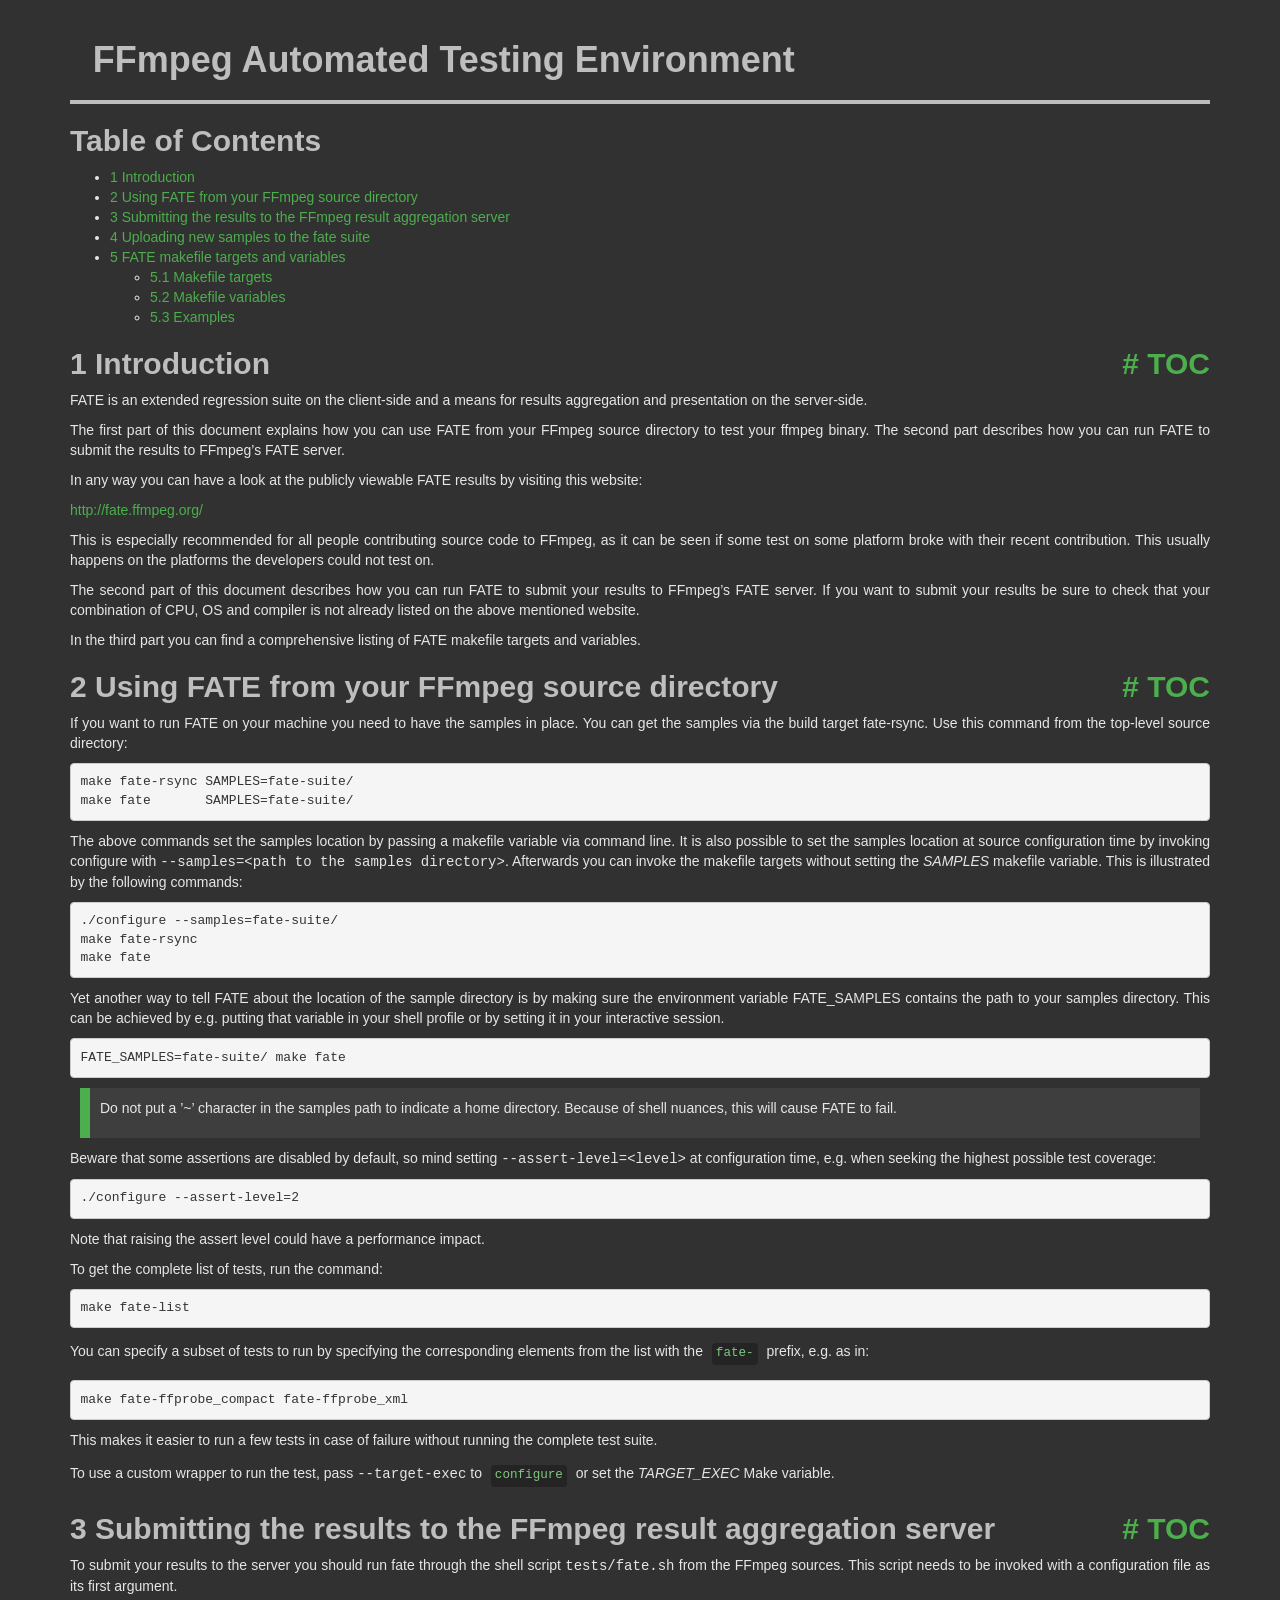
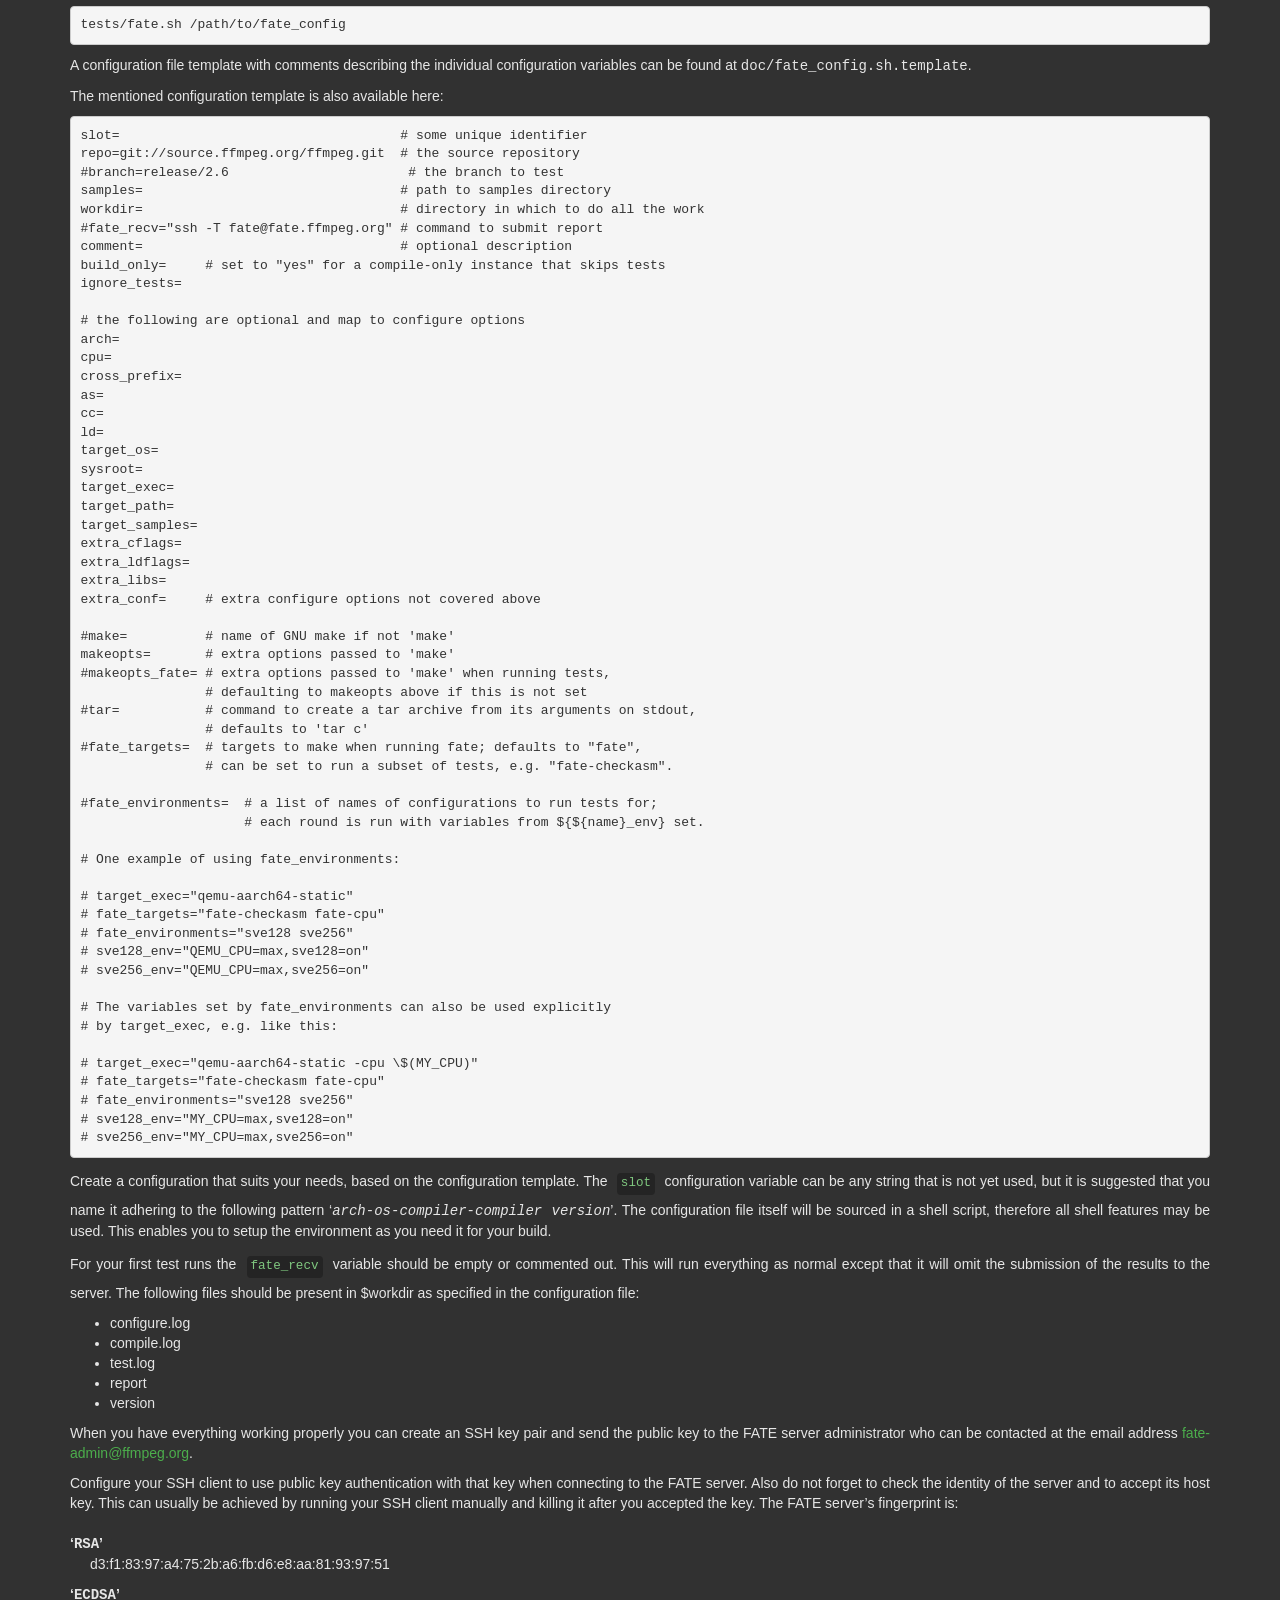
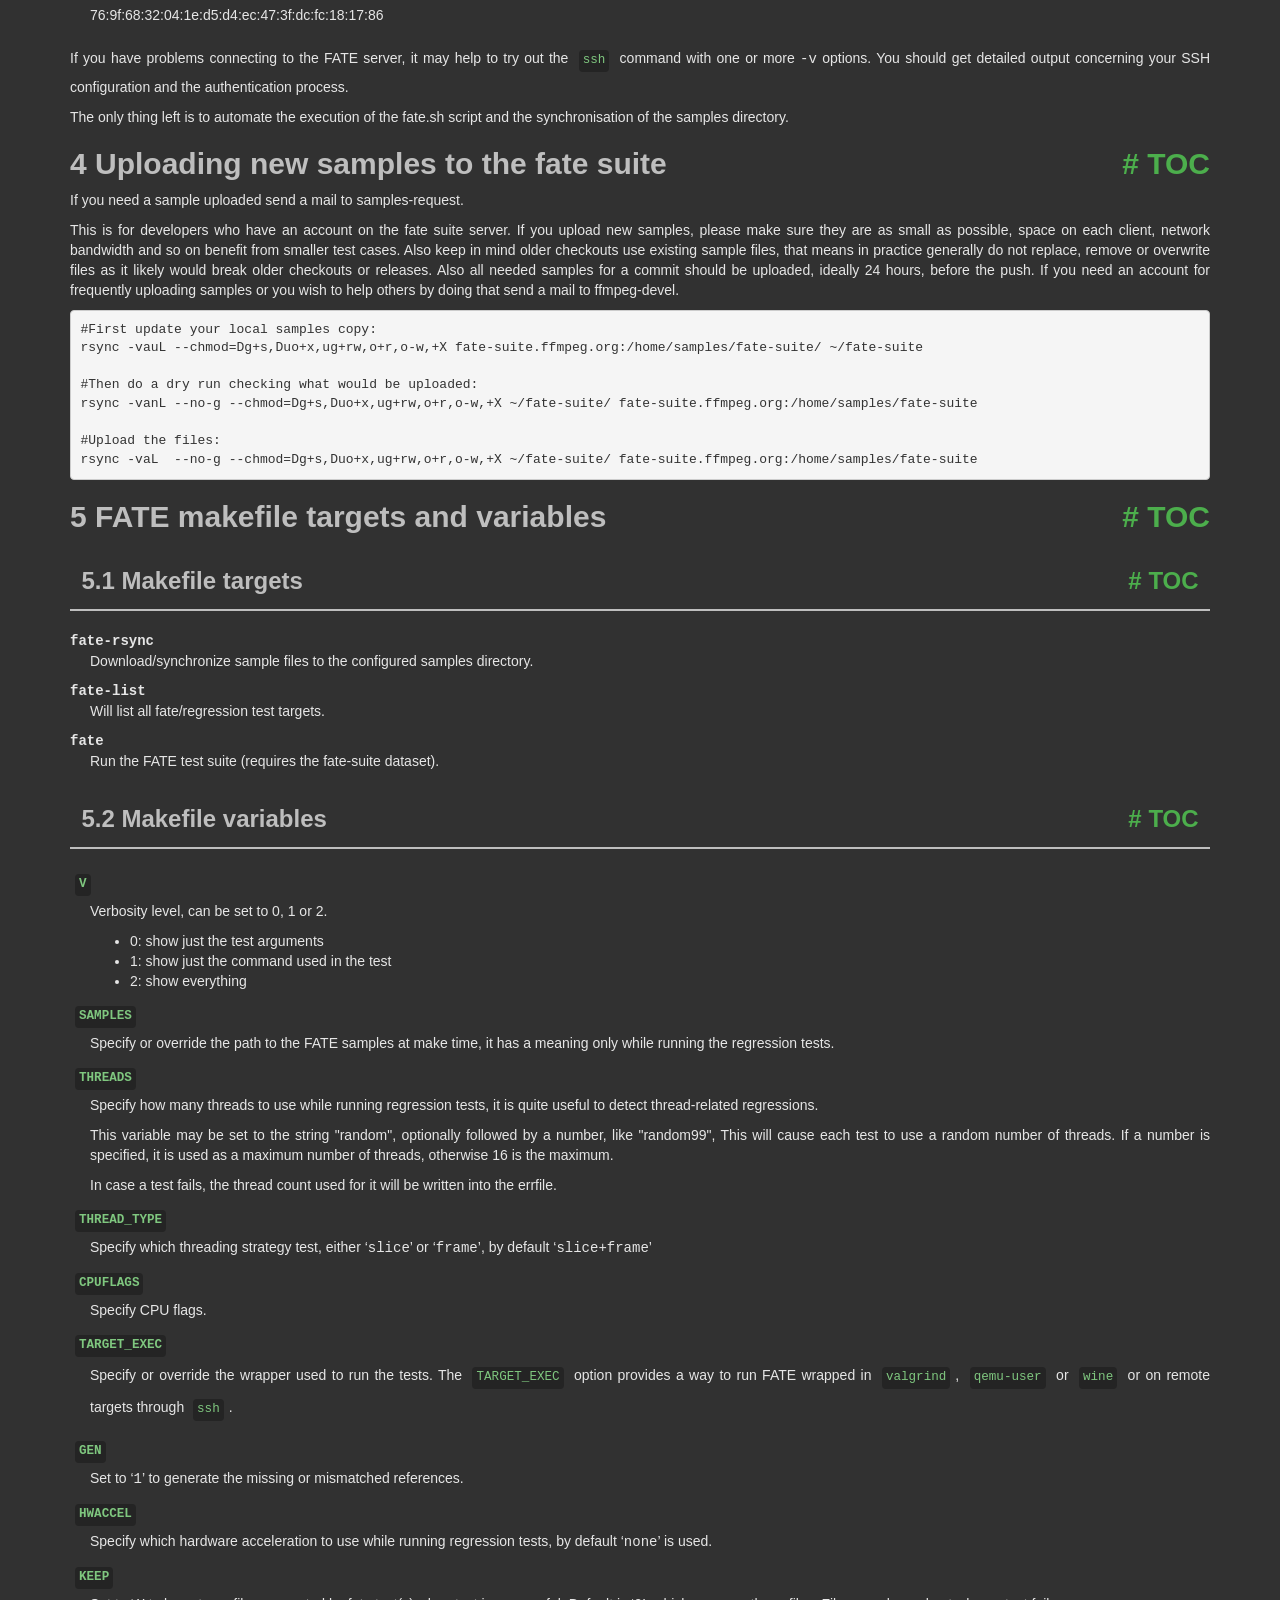
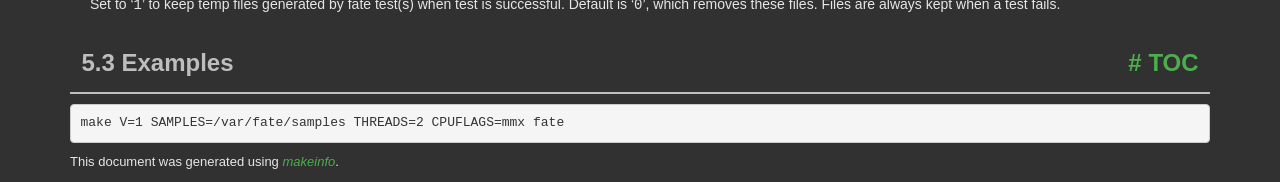
<file: FLASK2/ffmpeg/doc/fate.html>
<!DOCTYPE html PUBLIC "-//W3C//DTD HTML 4.01 Transitional//EN" "http://www.w3.org/TR/html4/loose.dtd">
<html>
<!-- Created by , GNU Texinfo 7.1.1 -->
  <head>
    <meta charset="utf-8">
    <title>
      FFmpeg Automated Testing Environment
    </title>
    <meta name="viewport" content="width=device-width,initial-scale=1.0">
    <link rel="stylesheet" type="text/css" href="bootstrap.min.css">
    <link rel="stylesheet" type="text/css" href="style.min.css">
  </head>
  <body>
    <div class="container">
      <h1>
      FFmpeg Automated Testing Environment
      </h1>


<a name="Top"></a>
<a name="SEC_Top"></a>

<div class="element-contents" id="SEC_Contents">
<h2 class="contents-heading">Table of Contents</h2>

<div class="contents">

<ul class="toc-numbered-mark">
  <li><a id="toc-Introduction" href="#Introduction">1 Introduction</a></li>
  <li><a id="toc-Using-FATE-from-your-FFmpeg-source-directory" href="#Using-FATE-from-your-FFmpeg-source-directory">2 Using FATE from your FFmpeg source directory</a></li>
  <li><a id="toc-Submitting-the-results-to-the-FFmpeg-result-aggregation-server" href="#Submitting-the-results-to-the-FFmpeg-result-aggregation-server">3 Submitting the results to the FFmpeg result aggregation server</a></li>
  <li><a id="toc-Uploading-new-samples-to-the-fate-suite" href="#Uploading-new-samples-to-the-fate-suite">4 Uploading new samples to the fate suite</a></li>
  <li><a id="toc-FATE-makefile-targets-and-variables" href="#FATE-makefile-targets-and-variables">5 FATE makefile targets and variables</a>
  <ul class="toc-numbered-mark">
    <li><a id="toc-Makefile-targets" href="#Makefile-targets">5.1 Makefile targets</a></li>
    <li><a id="toc-Makefile-variables" href="#Makefile-variables">5.2 Makefile variables</a></li>
    <li><a id="toc-Examples" href="#Examples">5.3 Examples</a></li>
  </ul></li>
</ul>
</div>
</div>

<a name="Introduction"></a>
<h2 class="chapter">1 Introduction<span class="pull-right"><a class="anchor hidden-xs" href="#Introduction" aria-hidden="true">#</a> <a class="anchor hidden-xs"href="#toc-Introduction" aria-hidden="true">TOC</a></span></h2>

<p>FATE is an extended regression suite on the client-side and a means
for results aggregation and presentation on the server-side.
</p>
<p>The first part of this document explains how you can use FATE from
your FFmpeg source directory to test your ffmpeg binary. The second
part describes how you can run FATE to submit the results to FFmpeg&rsquo;s
FATE server.
</p>
<p>In any way you can have a look at the publicly viewable FATE results
by visiting this website:
</p>
<p><a class="url" href="http://fate.ffmpeg.org/">http://fate.ffmpeg.org/</a>
</p>
<p>This is especially recommended for all people contributing source
code to FFmpeg, as it can be seen if some test on some platform broke
with their recent contribution. This usually happens on the platforms
the developers could not test on.
</p>
<p>The second part of this document describes how you can run FATE to
submit your results to FFmpeg&rsquo;s FATE server. If you want to submit your
results be sure to check that your combination of CPU, OS and compiler
is not already listed on the above mentioned website.
</p>
<p>In the third part you can find a comprehensive listing of FATE makefile
targets and variables.
</p>

<a name="Using-FATE-from-your-FFmpeg-source-directory"></a>
<h2 class="chapter">2 Using FATE from your FFmpeg source directory<span class="pull-right"><a class="anchor hidden-xs" href="#Using-FATE-from-your-FFmpeg-source-directory" aria-hidden="true">#</a> <a class="anchor hidden-xs"href="#toc-Using-FATE-from-your-FFmpeg-source-directory" aria-hidden="true">TOC</a></span></h2>

<p>If you want to run FATE on your machine you need to have the samples
in place. You can get the samples via the build target fate-rsync.
Use this command from the top-level source directory:
</p>
<div class="example">
<pre class="example-preformatted">make fate-rsync SAMPLES=fate-suite/
make fate       SAMPLES=fate-suite/
</pre></div>

<p>The above commands set the samples location by passing a makefile
variable via command line. It is also possible to set the samples
location at source configuration time by invoking configure with
<samp class="option">--samples=&lt;path to the samples directory&gt;</samp>. Afterwards you can
invoke the makefile targets without setting the <var class="var">SAMPLES</var> makefile
variable. This is illustrated by the following commands:
</p>
<div class="example">
<pre class="example-preformatted">./configure --samples=fate-suite/
make fate-rsync
make fate
</pre></div>

<p>Yet another way to tell FATE about the location of the sample
directory is by making sure the environment variable FATE_SAMPLES
contains the path to your samples directory. This can be achieved
by e.g. putting that variable in your shell profile or by setting
it in your interactive session.
</p>
<div class="example">
<pre class="example-preformatted">FATE_SAMPLES=fate-suite/ make fate
</pre></div>

<div class="info">
<p>Do not put a &rsquo;~&rsquo; character in the samples path to indicate a home
directory. Because of shell nuances, this will cause FATE to fail.
</p></div>
<p>Beware that some assertions are disabled by default, so mind setting
<samp class="option">--assert-level=&lt;level&gt;</samp> at configuration time, e.g. when seeking
the highest possible test coverage:
</p><div class="example">
<pre class="example-preformatted">./configure --assert-level=2
</pre></div>
<p>Note that raising the assert level could have a performance impact.
</p>
<p>To get the complete list of tests, run the command:
</p><div class="example">
<pre class="example-preformatted">make fate-list
</pre></div>

<p>You can specify a subset of tests to run by specifying the
corresponding elements from the list with the <code class="code">fate-</code> prefix,
e.g. as in:
</p><div class="example">
<pre class="example-preformatted">make fate-ffprobe_compact fate-ffprobe_xml
</pre></div>

<p>This makes it easier to run a few tests in case of failure without
running the complete test suite.
</p>
<p>To use a custom wrapper to run the test, pass <samp class="option">--target-exec</samp> to
<code class="command">configure</code> or set the <var class="var">TARGET_EXEC</var> Make variable.
</p>

<a name="Submitting-the-results-to-the-FFmpeg-result-aggregation-server"></a>
<h2 class="chapter">3 Submitting the results to the FFmpeg result aggregation server<span class="pull-right"><a class="anchor hidden-xs" href="#Submitting-the-results-to-the-FFmpeg-result-aggregation-server" aria-hidden="true">#</a> <a class="anchor hidden-xs"href="#toc-Submitting-the-results-to-the-FFmpeg-result-aggregation-server" aria-hidden="true">TOC</a></span></h2>

<p>To submit your results to the server you should run fate through the
shell script <samp class="file">tests/fate.sh</samp> from the FFmpeg sources. This script needs
to be invoked with a configuration file as its first argument.
</p>
<div class="example">
<pre class="example-preformatted">tests/fate.sh /path/to/fate_config
</pre></div>

<p>A configuration file template with comments describing the individual
configuration variables can be found at <samp class="file">doc/fate_config.sh.template</samp>.
</p>
<p>The mentioned configuration template is also available here:
</p><pre class="verbatim">slot=                                    # some unique identifier
repo=git://source.ffmpeg.org/ffmpeg.git  # the source repository
#branch=release/2.6                       # the branch to test
samples=                                 # path to samples directory
workdir=                                 # directory in which to do all the work
#fate_recv=&quot;ssh -T fate@fate.ffmpeg.org&quot; # command to submit report
comment=                                 # optional description
build_only=     # set to &quot;yes&quot; for a compile-only instance that skips tests
ignore_tests=

# the following are optional and map to configure options
arch=
cpu=
cross_prefix=
as=
cc=
ld=
target_os=
sysroot=
target_exec=
target_path=
target_samples=
extra_cflags=
extra_ldflags=
extra_libs=
extra_conf=     # extra configure options not covered above

#make=          # name of GNU make if not 'make'
makeopts=       # extra options passed to 'make'
#makeopts_fate= # extra options passed to 'make' when running tests,
                # defaulting to makeopts above if this is not set
#tar=           # command to create a tar archive from its arguments on stdout,
                # defaults to 'tar c'
#fate_targets=  # targets to make when running fate; defaults to &quot;fate&quot;,
                # can be set to run a subset of tests, e.g. &quot;fate-checkasm&quot;.

#fate_environments=  # a list of names of configurations to run tests for;
                     # each round is run with variables from ${${name}_env} set.

# One example of using fate_environments:

# target_exec=&quot;qemu-aarch64-static&quot;
# fate_targets=&quot;fate-checkasm fate-cpu&quot;
# fate_environments=&quot;sve128 sve256&quot;
# sve128_env=&quot;QEMU_CPU=max,sve128=on&quot;
# sve256_env=&quot;QEMU_CPU=max,sve256=on&quot;

# The variables set by fate_environments can also be used explicitly
# by target_exec, e.g. like this:

# target_exec=&quot;qemu-aarch64-static -cpu \$(MY_CPU)&quot;
# fate_targets=&quot;fate-checkasm fate-cpu&quot;
# fate_environments=&quot;sve128 sve256&quot;
# sve128_env=&quot;MY_CPU=max,sve128=on&quot;
# sve256_env=&quot;MY_CPU=max,sve256=on&quot;
</pre>
<p>Create a configuration that suits your needs, based on the configuration
template. The <code class="env">slot</code> configuration variable can be any string that is not
yet used, but it is suggested that you name it adhering to the following
pattern &lsquo;<samp class="samp"><var class="var">arch</var>-<var class="var">os</var>-<var class="var">compiler</var>-<var class="var">compiler version</var></samp>&rsquo;. The
configuration file itself will be sourced in a shell script, therefore all
shell features may be used. This enables you to setup the environment as you
need it for your build.
</p>
<p>For your first test runs the <code class="env">fate_recv</code> variable should be empty or
commented out. This will run everything as normal except that it will omit
the submission of the results to the server. The following files should be
present in $workdir as specified in the configuration file:
</p>
<ul class="itemize mark-bullet">
<li>configure.log
    </li><li>compile.log
    </li><li>test.log
    </li><li>report
    </li><li>version
</li></ul>

<p>When you have everything working properly you can create an SSH key pair
and send the public key to the FATE server administrator who can be contacted
at the email address <a class="email" href="mailto:fate-admin@ffmpeg.org">fate-admin@ffmpeg.org</a>.
</p>
<p>Configure your SSH client to use public key authentication with that key
when connecting to the FATE server. Also do not forget to check the identity
of the server and to accept its host key. This can usually be achieved by
running your SSH client manually and killing it after you accepted the key.
The FATE server&rsquo;s fingerprint is:
</p>
<dl class="table">
<dt>&lsquo;<samp class="samp">RSA</samp>&rsquo;</dt>
<dd><p>d3:f1:83:97:a4:75:2b:a6:fb:d6:e8:aa:81:93:97:51
</p></dd>
<dt>&lsquo;<samp class="samp">ECDSA</samp>&rsquo;</dt>
<dd><p>76:9f:68:32:04:1e:d5:d4:ec:47:3f:dc:fc:18:17:86
</p></dd>
</dl>

<p>If you have problems connecting to the FATE server, it may help to try out
the <code class="command">ssh</code> command with one or more <samp class="option">-v</samp> options. You should
get detailed output concerning your SSH configuration and the authentication
process.
</p>
<p>The only thing left is to automate the execution of the fate.sh script and
the synchronisation of the samples directory.
</p>
<a name="Uploading-new-samples-to-the-fate-suite"></a>
<h2 class="chapter">4 Uploading new samples to the fate suite<span class="pull-right"><a class="anchor hidden-xs" href="#Uploading-new-samples-to-the-fate-suite" aria-hidden="true">#</a> <a class="anchor hidden-xs"href="#toc-Uploading-new-samples-to-the-fate-suite" aria-hidden="true">TOC</a></span></h2>

<p>If you need a sample uploaded send a mail to samples-request.
</p>
<p>This is for developers who have an account on the fate suite server.
If you upload new samples, please make sure they are as small as possible,
space on each client, network bandwidth and so on benefit from smaller test cases.
Also keep in mind older checkouts use existing sample files, that means in
practice generally do not replace, remove or overwrite files as it likely would
break older checkouts or releases.
Also all needed samples for a commit should be uploaded, ideally 24
hours, before the push.
If you need an account for frequently uploading samples or you wish to help
others by doing that send a mail to ffmpeg-devel.
</p>
<div class="example">
<pre class="example-preformatted">#First update your local samples copy:
rsync -vauL --chmod=Dg+s,Duo+x,ug+rw,o+r,o-w,+X fate-suite.ffmpeg.org:/home/samples/fate-suite/ ~/fate-suite

#Then do a dry run checking what would be uploaded:
rsync -vanL --no-g --chmod=Dg+s,Duo+x,ug+rw,o+r,o-w,+X ~/fate-suite/ fate-suite.ffmpeg.org:/home/samples/fate-suite

#Upload the files:
rsync -vaL  --no-g --chmod=Dg+s,Duo+x,ug+rw,o+r,o-w,+X ~/fate-suite/ fate-suite.ffmpeg.org:/home/samples/fate-suite
</pre></div>


<a name="FATE-makefile-targets-and-variables"></a>
<h2 class="chapter">5 FATE makefile targets and variables<span class="pull-right"><a class="anchor hidden-xs" href="#FATE-makefile-targets-and-variables" aria-hidden="true">#</a> <a class="anchor hidden-xs"href="#toc-FATE-makefile-targets-and-variables" aria-hidden="true">TOC</a></span></h2>

<a name="Makefile-targets"></a>
<h3 class="section">5.1 Makefile targets<span class="pull-right"><a class="anchor hidden-xs" href="#Makefile-targets" aria-hidden="true">#</a> <a class="anchor hidden-xs"href="#toc-Makefile-targets" aria-hidden="true">TOC</a></span></h3>

<dl class="table">
<dt><samp class="option">fate-rsync</samp></dt>
<dd><p>Download/synchronize sample files to the configured samples directory.
</p>
</dd>
<dt><samp class="option">fate-list</samp></dt>
<dd><p>Will list all fate/regression test targets.
</p>
</dd>
<dt><samp class="option">fate</samp></dt>
<dd><p>Run the FATE test suite (requires the fate-suite dataset).
</p></dd>
</dl>

<a name="Makefile-variables"></a>
<h3 class="section">5.2 Makefile variables<span class="pull-right"><a class="anchor hidden-xs" href="#Makefile-variables" aria-hidden="true">#</a> <a class="anchor hidden-xs"href="#toc-Makefile-variables" aria-hidden="true">TOC</a></span></h3>

<dl class="table">
<dt><code class="env">V</code></dt>
<dd><p>Verbosity level, can be set to 0, 1 or 2.
    </p><ul class="itemize mark-bullet">
<li>0: show just the test arguments
        </li><li>1: show just the command used in the test
        </li><li>2: show everything
    </li></ul>

</dd>
<dt><code class="env">SAMPLES</code></dt>
<dd><p>Specify or override the path to the FATE samples at make time, it has a
meaning only while running the regression tests.
</p>
</dd>
<dt><code class="env">THREADS</code></dt>
<dd><p>Specify how many threads to use while running regression tests, it is
quite useful to detect thread-related regressions.
</p>
<p>This variable may be set to the string &quot;random&quot;, optionally followed by a
number, like &quot;random99&quot;, This will cause each test to use a random number of
threads. If a number is specified, it is used as a maximum number of threads,
otherwise 16 is the maximum.
</p>
<p>In case a test fails, the thread count used for it will be written into the
errfile.
</p>
</dd>
<dt><code class="env">THREAD_TYPE</code></dt>
<dd><p>Specify which threading strategy test, either &lsquo;<samp class="samp">slice</samp>&rsquo; or &lsquo;<samp class="samp">frame</samp>&rsquo;,
by default &lsquo;<samp class="samp">slice+frame</samp>&rsquo;
</p>
</dd>
<dt><code class="env">CPUFLAGS</code></dt>
<dd><p>Specify CPU flags.
</p>
</dd>
<dt><code class="env">TARGET_EXEC</code></dt>
<dd><p>Specify or override the wrapper used to run the tests.
The <code class="env">TARGET_EXEC</code> option provides a way to run FATE wrapped in
<code class="command">valgrind</code>, <code class="command">qemu-user</code> or <code class="command">wine</code> or on remote targets
through <code class="command">ssh</code>.
</p>
</dd>
<dt><code class="env">GEN</code></dt>
<dd><p>Set to &lsquo;<samp class="samp">1</samp>&rsquo; to generate the missing or mismatched references.
</p>
</dd>
<dt><code class="env">HWACCEL</code></dt>
<dd><p>Specify which hardware acceleration to use while running regression tests,
by default &lsquo;<samp class="samp">none</samp>&rsquo; is used.
</p>
</dd>
<dt><code class="env">KEEP</code></dt>
<dd><p>Set to &lsquo;<samp class="samp">1</samp>&rsquo; to keep temp files generated by fate test(s) when test is successful.
Default is &lsquo;<samp class="samp">0</samp>&rsquo;, which removes these files. Files are always kept when a test
fails.
</p>
</dd>
</dl>

<a name="Examples"></a>
<h3 class="section">5.3 Examples<span class="pull-right"><a class="anchor hidden-xs" href="#Examples" aria-hidden="true">#</a> <a class="anchor hidden-xs"href="#toc-Examples" aria-hidden="true">TOC</a></span></h3>

<div class="example">
<pre class="example-preformatted">make V=1 SAMPLES=/var/fate/samples THREADS=2 CPUFLAGS=mmx fate
</pre></div>
      <p style="font-size: small;">
        This document was generated using <a class="uref" href="https://www.gnu.org/software/texinfo/"><em class="emph">makeinfo</em></a>.
      </p>
    </div>
  </body>
</html>
</file>
<file: FLASK2/ffmpeg/doc/style.min.css>
/*!
The MIT License (MIT)

Copyright (c) 2014 Barbara Lepage <db0company@gmail.com>

Permission is hereby granted, free of charge, to any person obtaining a copy
of this software and associated documentation files (the "Software"), to deal
in the Software without restriction, including without limitation the rights
to use, copy, modify, merge, publish, distribute, sublicense, and/or sell
copies of the Software, and to permit persons to whom the Software is
furnished to do so, subject to the following conditions:

The above copyright notice and this permission notice shall be included in all
copies or substantial portions of the Software.

THE SOFTWARE IS PROVIDED "AS IS", WITHOUT WARRANTY OF ANY KIND, EXPRESS OR
IMPLIED, INCLUDING BUT NOT LIMITED TO THE WARRANTIES OF MERCHANTABILITY,
FITNESS FOR A PARTICULAR PURPOSE AND NONINFRINGEMENT. IN NO EVENT SHALL THE
AUTHORS OR COPYRIGHT HOLDERS BE LIABLE FOR ANY CLAIM, DAMAGES OR OTHER
LIABILITY, WHETHER IN AN ACTION OF CONTRACT, TORT OR OTHERWISE, ARISING FROM,
OUT OF OR IN CONNECTION WITH THE SOFTWARE OR THE USE OR OTHER DEALINGS IN THE
SOFTWARE.
 */body{background-color:#313131;color:#e6e6e6;text-align:justify}body, h1, h2, h3, h4, h5, h6{font-family:"Lucida Grande","Lucida Sans Unicode","Lucida Sans","Helvetica Neue",Helvetica,Verdana,Tahoma,sans-serif}a{color:#4cae4c}a strong{color:#e6e6e6}a:hover{color:#7fc77f}a:hover strong{color:#4cae4c}main{width:100% ! important;min-height:600px;margin:auto}h1, h2, h3, h4{font-weight:bold;text-align:left}h1, h2, h3{color:#bebebe}h1 strong, h2 strong, h3 strong{color:#e6e6e6}h4, h5, h6{color:#3c8b3c}h1{border-bottom:4px #bebebe solid;padding:20px 2%}h3{border-bottom:2px #bebebe solid;padding:15px 1%}h4{border-bottom:1px solid #e6e6e6;padding:10px 0;margin:20px 0;color:#e6e6e6}.list-group .list-group-item{background-color:#3e3e3e;border-color:black}.list-group.list-group-big .list-group-item{padding:25px}.list-group a.list-group-item{color:#7fc77f}.list-group a.list-group-item:hover{background-color:#313131;color:#4cae4c}.well{background-color:#242424;border-color:black;color:#bebebe}.well strong{color:#e6e6e6}.well code{background-color:#313131}.well hr{border-color:#3c8b3c}.well h3{margin:5px 0 15px 0;border:0;padding:0}.well a{color:#4cae4c}.well a.btn{color:white}.well small{display:block;padding:0 10px;font-style:italic}.well.example{padding-top:40px;margin-bottom:130px}.well.example pre{margin:50px;margin-bottom:30px;font-size:1.5em}.well.example .btn{margin-right:50px;margin-bottom:20px}.well.well-with-icon{min-height:136px}.well.well-with-icon .pull-right,.well.well-with-icon .pull-left{background-color:#4cae4c;color:#e6e6e6;padding:10px;border-radius:5px;margin:5px}.well.well-with-icon .pull-right{margin-left:20px}.well.well-with-icon .pull-left{margin-right:20px}a.well{display:block}a.well:hover{text-decoration:none;opacity:0.8}.info, .warning{margin:10px;padding:10px;background-color:#3e3e3e;color:#e6e6e6}.info code, .warning code{background-color:#313131}.info{border-left:10px #4cae4c solid}.warning{border-left:10px #ae4c4c solid}.with-icon{padding:30px}.with-icon .pull-left{padding-right:30px}.with-icon .pull-right{padding-left:30px}dd{margin-left:20px}code{background-color:#242424;color:#7fc77f;display:inline-block;margin:5px}.table{margin:20px 0;border-radius:4px}.table th,.table td,.table tr{border:1px solid #171717}.table tr th{background-color:#3e3e3e;border-bottom:2px solid #e6e6e6}.table tr:nth-child(odd){background-color:#242424}#sidebar-wrapper, .navbar{background-color:#171717;overflow-x:hidden}#sidebar-wrapper .sidebar-brand img,#sidebar-wrapper .navbar-brand img, .navbar .sidebar-brand img, .navbar .navbar-brand img{opacity:0.6;margin-right:8px}#sidebar-wrapper .sidebar-brand:hover,#sidebar-wrapper .navbar-brand:hover, .navbar .sidebar-brand:hover, .navbar .navbar-brand:hover{color:#fff}#sidebar-wrapper .sidebar-brand:hover img,#sidebar-wrapper .navbar-brand:hover img, .navbar .sidebar-brand:hover img, .navbar .navbar-brand:hover img{opacity:1}#sidebar-wrapper .sidebar-nav li ul, .navbar .sidebar-nav li ul{list-style-type:none;padding:0}#sidebar-wrapper .sidebar-nav li ul li, .navbar .sidebar-nav li ul li{line-height:20px}#sidebar-wrapper .sidebar-nav li ul li a, .navbar .sidebar-nav li ul li a{padding-left:20px}.content-header{height:auto;background-color:#242424}.content-header h1{color:#e6e6e6;display:block;margin:0;margin-bottom:20px;line-height:normal;border-bottom:none}#download h4, #index h4{margin-top:180px}#download h4.first, #index h4.first{margin-top:20px}#download h4.first small, #index h4.first small{color:inherit;font-size:1em}#download .btn-download-wrapper, #index .btn-download-wrapper{text-align:center;margin:160px auto}#download .btn-download-wrapper .btn, #index .btn-download-wrapper .btn{font-size:3em;padding:3%;display:inline-block;margin-bottom:5px}#download .btn-download-wrapper small, #index .btn-download-wrapper small{display:block;font-size:0.4em}#download h2.description, #index h2.description{color:#e6e6e6;font-size:2em;font-weight:bold;margin:120px 50px;line-height:2em}#download h2.description .label, #index h2.description .label{font-size:0.5em}#download .btn-download-wrapper{margin:40px auto}#download .os-selector{text-align:center;color:#e6e6e6;margin:30px 0}#download .os-selector a.btn-build{color:#e6e6e6;display:block;padding:20px;border-radius:2px}#download .os-selector .btn-build[href="#build-linux"]{background-color:#e43}#download .os-selector .btn-build[href="#build-linux"]:hover{color:#e43;background-color:#e6e6e6}#download .os-selector .btn-build[href="#build-windows"]{background-color:#06a}#download .os-selector .btn-build[href="#build-windows"]:hover{color:#06a;background-color:#e6e6e6}#download .os-selector .btn-build[href="#build-mac"]{background-color:darkgrey}#download .os-selector .btn-build[href="#build-mac"]:hover{color:darkgrey;background-color:#e6e6e6}#download .os-selector .tab-content{margin-top:20px}#download .os-selector #build-linux h3{color:#e43}#download .os-selector #build-windows h3{color:#06a}#download .os-selector #build-mac h3{color:darkgrey}footer{background-color:#242424;border-top:1px #101010 solid;padding:20px 0%}footer a{display:block}footer img[alt="FFmpeg"]{width:50%;display:block;margin:auto}
</file>
